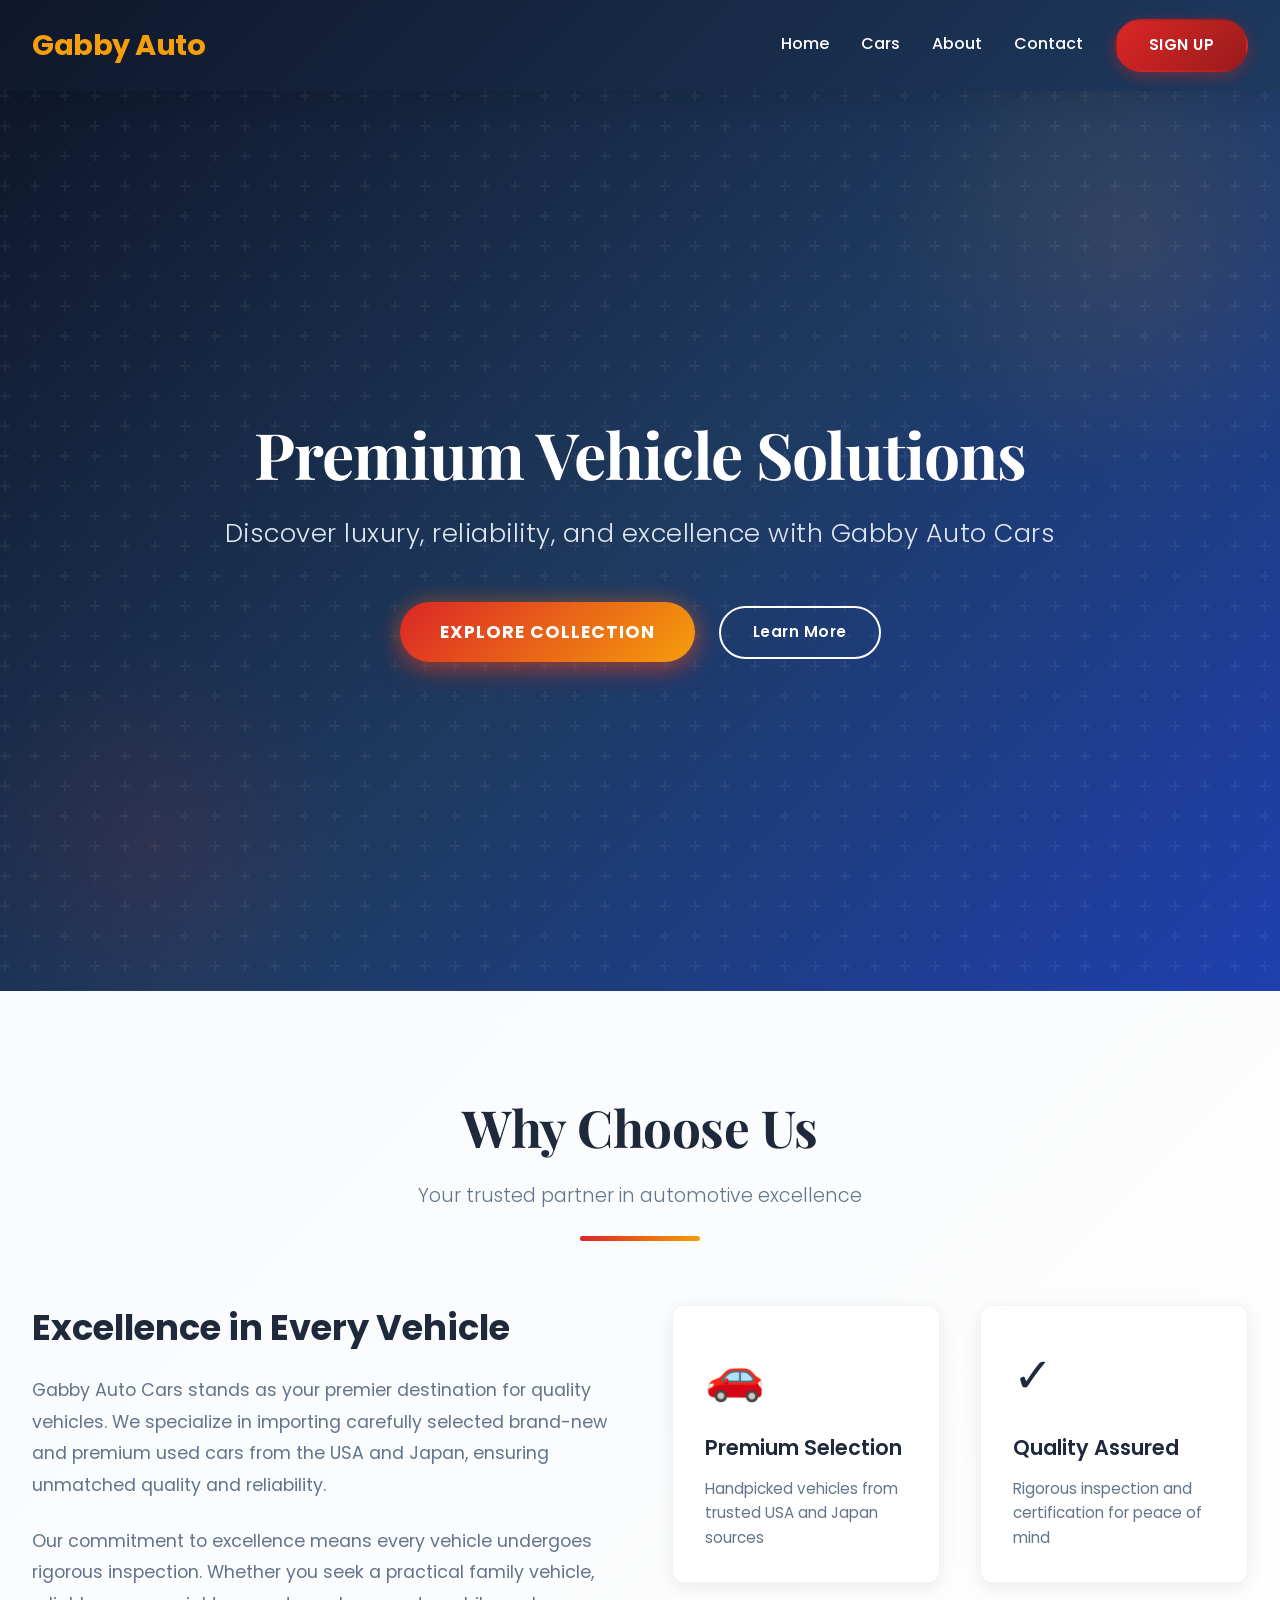
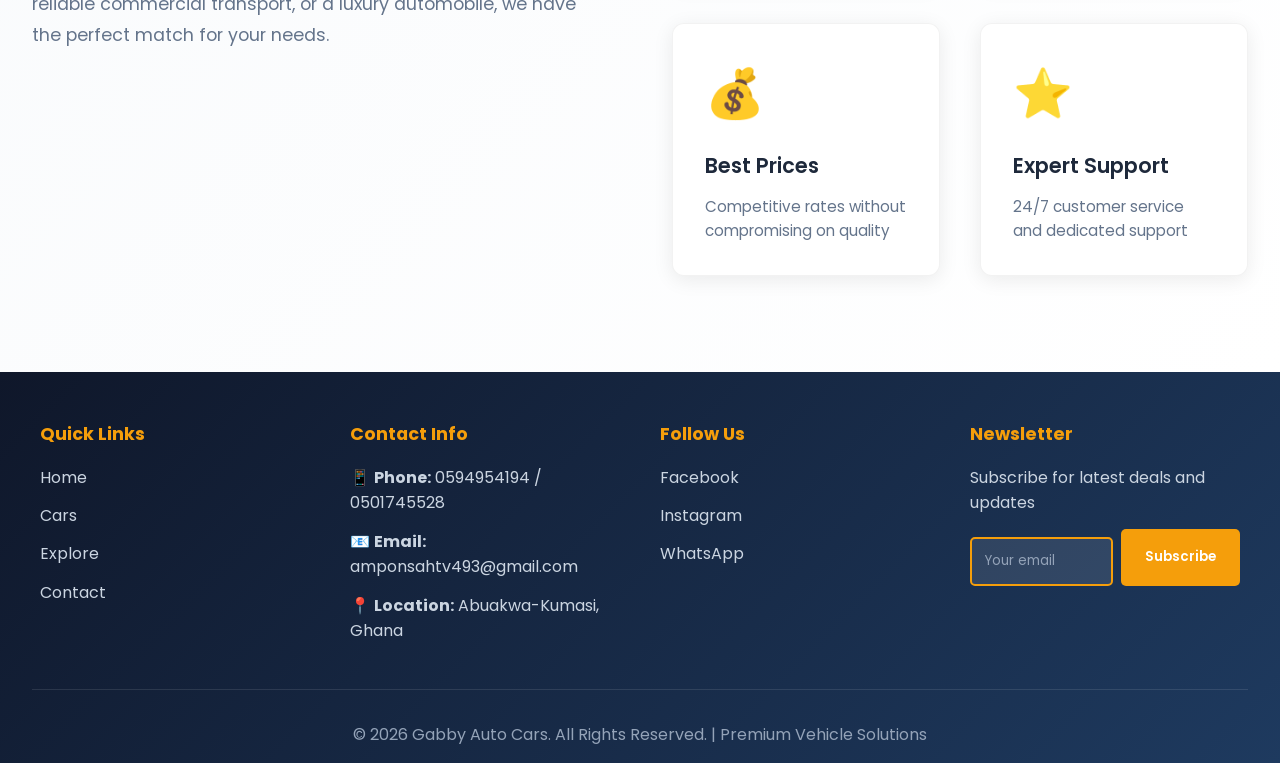
<file: index.html>
<!DOCTYPE html>
<html lang="en">
<head>
    <meta charset="UTF-8">
    <meta name="viewport" content="width=device-width, initial-scale=1.0">
    <title>Gabby Auto Cars - Premium Vehicle Solutions</title>
    <link rel="stylesheet" href="index.css">
    <link href="https://fonts.googleapis.com/css2?family=Poppins:wght@300;400;600;700;800&family=Playfair+Display:wght@700&display=swap" rel="stylesheet">
</head>
<body>
    <!-- Navigation Bar -->
    <nav class="navbar">
        <div class="navbar-container">
            <div class="logo">
                <span class="brand-name"> Gabby Auto</span>
            </div>
            <button class="hamburger" id="hamburger">
                <span></span>
                <span></span>
                <span></span>
            </button>
            <div class="nav-links" id="navLinks">
                <a href="#home" class="nav-link">Home</a>
                <a href="image.html" class="nav-link">Cars</a>
                <a href="#about" class="nav-link">About</a>
                <a href="#contact" class="nav-link">Contact</a>
                <a href="signup.html" class="btn btn-primary">SIGN UP</a>
            </div>
        </div>
    </nav>

    <!-- Hero Section -->
    <section class="hero" id="home">
        <div class="hero-content">
            <h1 class="hero-title">Premium Vehicle Solutions</h1>
            <p class="hero-subtitle">Discover luxury, reliability, and excellence with Gabby Auto Cars</p>
            <div class="hero-buttons">
                <a href="explore.html" class="btn btn-secondary">Explore Collection</a>
                <a href="#about" class="btn btn-outline">Learn More</a>
            </div>
        </div>
        <div class="hero-overlay"></div>
    </section>

    <!-- About Section -->
    <section class="about" id="about">
        <div class="about-wrapper">
            <div class="section-header">
                <h2 class="section-title">Why Choose Us</h2>
                <p class="section-subtitle">Your trusted partner in automotive excellence</p>
                <div class="title-underline"></div>
            </div>
            
            <div class="about-content">
                <div class="about-text">
                    <h3>Excellence in Every Vehicle</h3>
                    <p>
                        Gabby Auto Cars stands as your premier destination for quality vehicles. We specialize in importing carefully selected brand-new and premium used cars from the USA and Japan, ensuring unmatched quality and reliability.
                    </p>
                    <p>
                        Our commitment to excellence means every vehicle undergoes rigorous inspection. Whether you seek a practical family vehicle, reliable commercial transport, or a luxury automobile, we have the perfect match for your needs.
                    </p>
                </div>

                <div class="features-grid">
                    <div class="feature-card">
                        <div class="feature-icon-box">🚗</div>
                        <h4>Premium Selection</h4>
                        <p>Handpicked vehicles from trusted USA and Japan sources</p>
                    </div>
                    <div class="feature-card">
                        <div class="feature-icon-box">✓</div>
                        <h4>Quality Assured</h4>
                        <p>Rigorous inspection and certification for peace of mind</p>
                    </div>
                    <div class="feature-card">
                        <div class="feature-icon-box">💰</div>
                        <h4>Best Prices</h4>
                        <p>Competitive rates without compromising on quality</p>
                    </div>
                    <div class="feature-card">
                        <div class="feature-icon-box">⭐</div>
                        <h4>Expert Support</h4>
                        <p>24/7 customer service and dedicated support</p>
                    </div>
                </div>
            </div>
        </div>
    </section>

    <!-- Footer -->
    <footer class="footer" id="contact">
        <div class="footer-container">
            <div class="footer-box">
                <h4>Quick Links</h4>
                <ul>
                    <li><a href="index.html">Home</a></li>
                    <li><a href="image.html">Cars</a></li>
                    <li><a href="explore.html">Explore</a></li>
                    <li><a href="#contact">Contact</a></li>
                </ul>
            </div>
            <div class="footer-box">
                <h4>Contact Info</h4>
                <p>📱 <strong>Phone:</strong> <a href="tel:+233594954194" class="contact-link">0594954194</a> / <a href="tel:+233501745528" class="contact-link">0501745528</a></p>
                <p>📧 <strong>Email:</strong> <a href="mailto:amponsahtv493@gmail.com" class="contact-link">amponsahtv493@gmail.com</a></p>
                <p>📍 <strong>Location:</strong> Abuakwa-Kumasi, Ghana</p>
            </div>
            <div class="footer-box">
                <h4>Follow Us</h4>
                <ul>
                    <li><a href="https://www.facebook.com/" target="_blank" rel="noopener noreferrer">Facebook</a></li>
                    <li><a href="https://www.instagram.com/" target="_blank" rel="noopener noreferrer">Instagram</a></li>
                    <li><a href="https://wa.me/233594954194" target="_blank" rel="noopener noreferrer">WhatsApp</a></li>
                </ul>
            </div>
            <div class="footer-box">
                <h4>Newsletter</h4>
                <p>Subscribe for latest deals and updates</p>
                <div class="newsletter-form">
                    <input type="email" placeholder="Your email" class="email-input" id="newsletterEmail">
                    <button class="newsletter-btn" onclick="subscribeNewsletter()">Subscribe</button>
                </div>
            </div>
        </div>
        <div class="footer-bottom">
            <p>&copy; 2026 Gabby Auto Cars. All Rights Reserved. | Premium Vehicle Solutions</p>
        </div>
    </footer>

    <script>
        // Hamburger Menu Toggle
        const hamburger = document.getElementById('hamburger');
        const navLinks = document.getElementById('navLinks');

        hamburger.addEventListener('click', function() {
            navLinks.classList.toggle('active');
            hamburger.classList.toggle('active');
        });

        // Close menu when a link is clicked
        const links = navLinks.querySelectorAll('a');
        links.forEach(link => {
            link.addEventListener('click', function() {
                navLinks.classList.remove('active');
                hamburger.classList.remove('active');
            });
        });

        // Close menu when clicking outside
        document.addEventListener('click', function(event) {
            const isClickInsideNav = event.target.closest('nav');
            if (!isClickInsideNav && navLinks.classList.contains('active')) {
                navLinks.classList.remove('active');
                hamburger.classList.remove('active');
            }
        });

        // Newsletter Subscribe
        function subscribeNewsletter() {
            const email = document.getElementById('newsletterEmail').value;
            if (email && email.includes('@')) {
                alert('Thank you for subscribing! Check your email for updates.');
                document.getElementById('newsletterEmail').value = '';
            } else {
                alert('Please enter a valid email address.');
            }
        }

        // Allow Enter key to submit newsletter
        document.getElementById('newsletterEmail').addEventListener('keypress', function(event) {
            if (event.key === 'Enter') {
                subscribeNewsletter();
            }
        });
    </script>
</body>
</html>
</file>
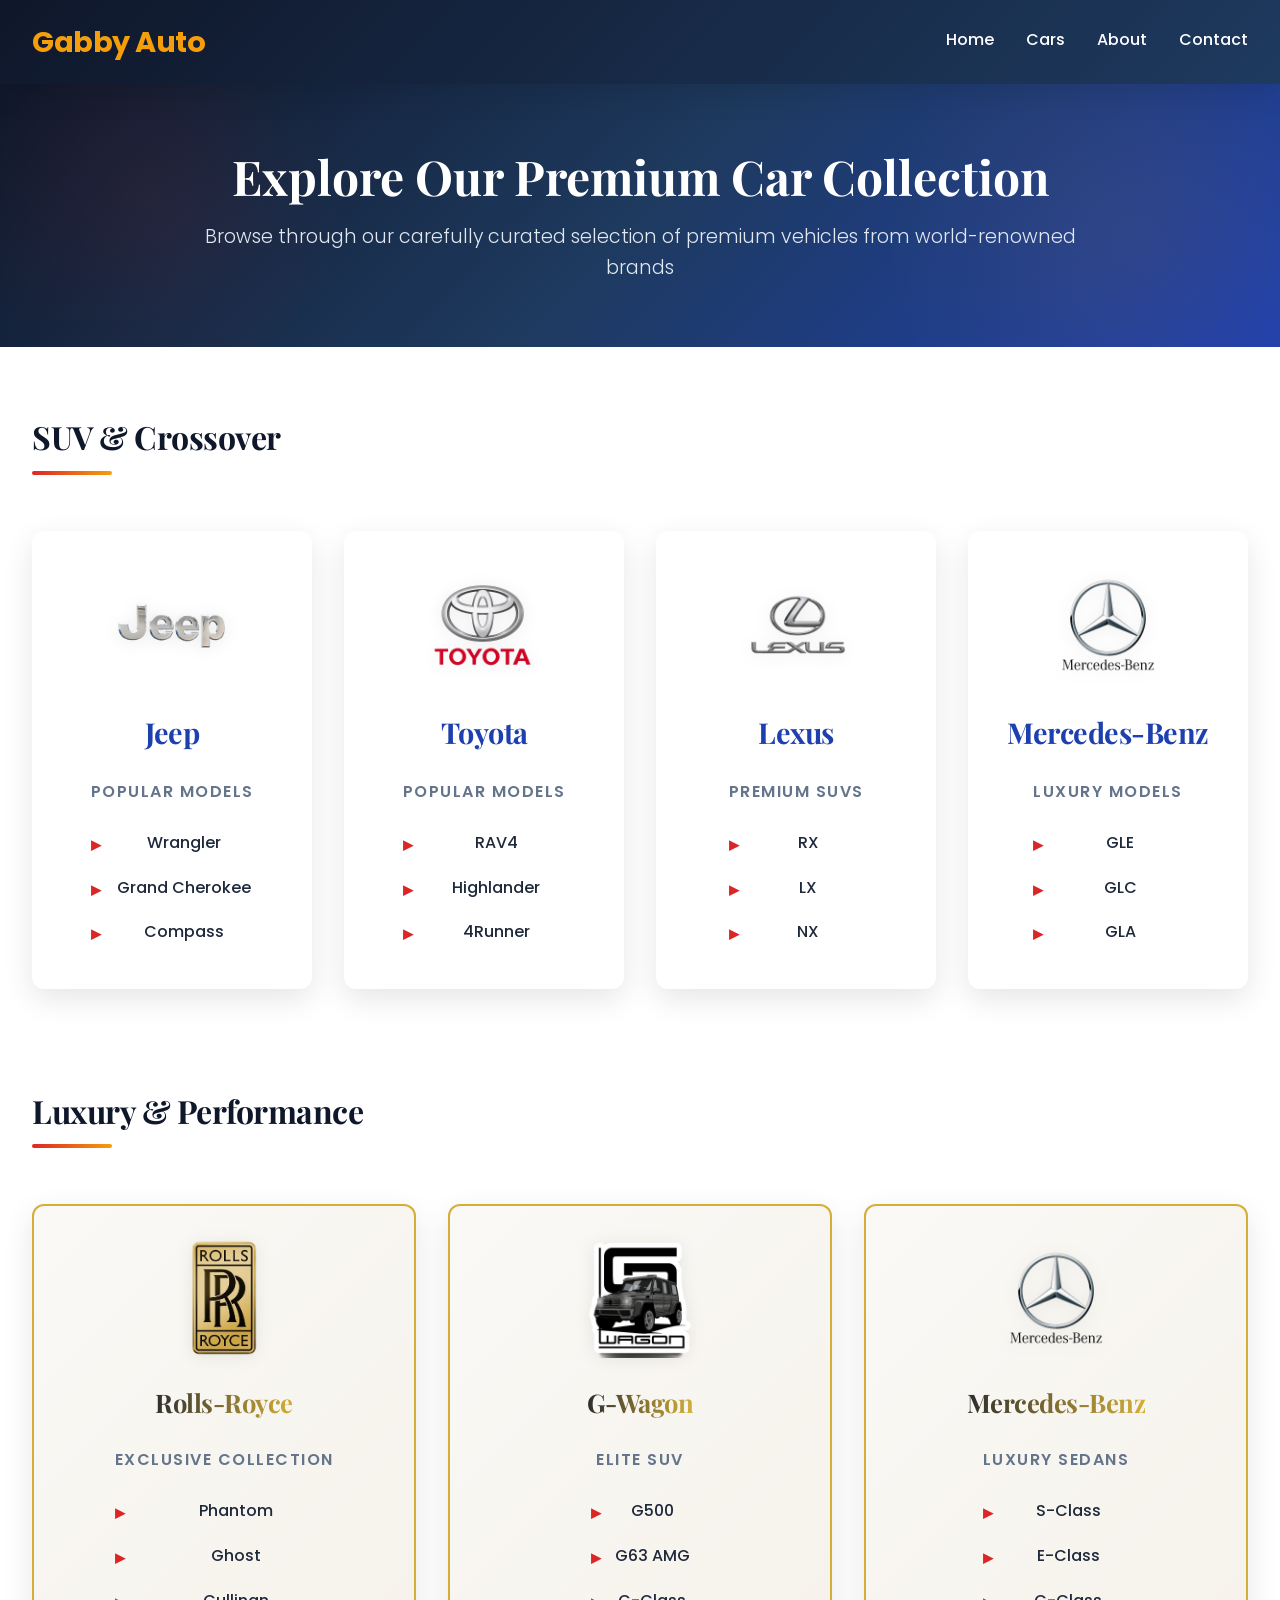
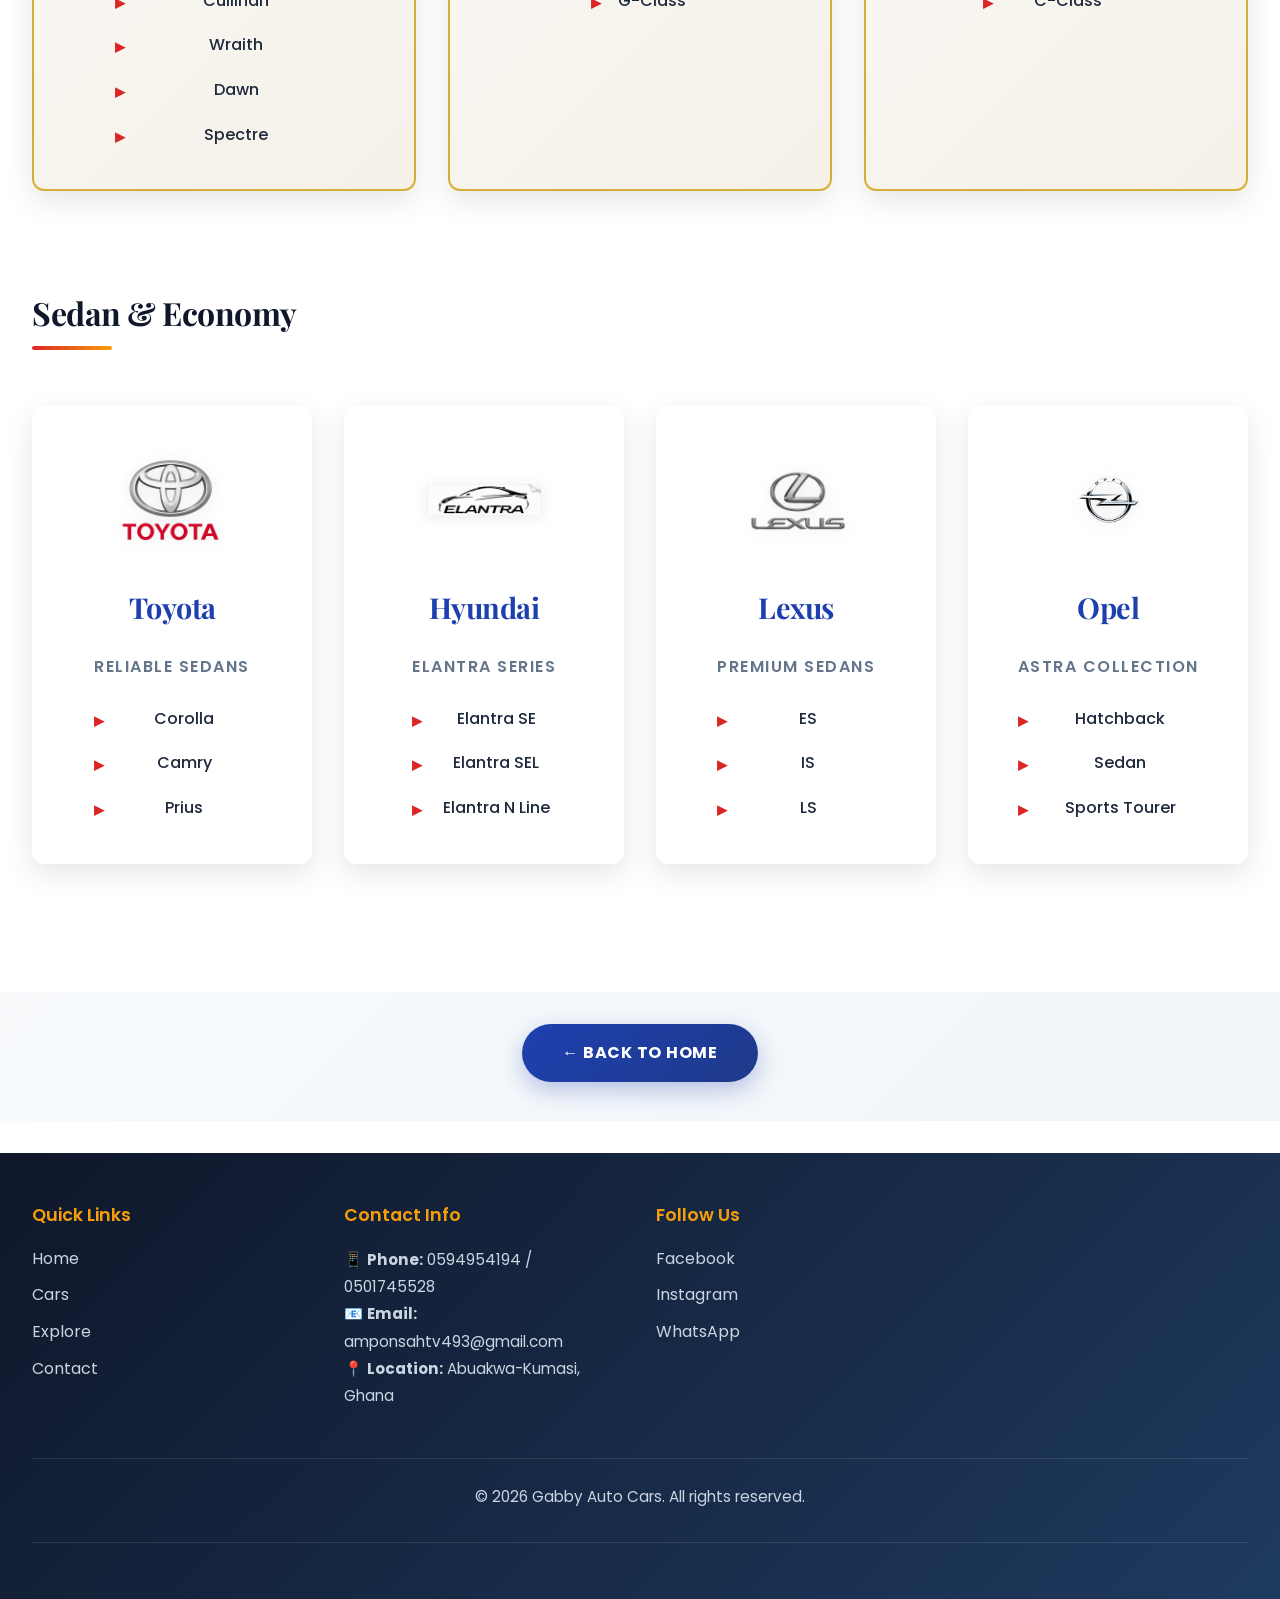
<file: explore.html>
<!DOCTYPE html>
<html lang="en">
<head>
    <meta charset="UTF-8">
    <meta name="viewport" content="width=device-width, initial-scale=1.0">
    <title>Explore Our Cars - Gabby Auto</title>
    <link rel="stylesheet" href="explore.css">
    <link href="https://fonts.googleapis.com/css2?family=Poppins:wght@300;400;600;700;800&family=Playfair+Display:wght@700&display=swap" rel="stylesheet">
</head>
<body>
    <!-- Navigation Bar -->
    <nav class="navbar">
        <div class="navbar-container">
            <div class="logo">
                <span class="brand-name">Gabby Auto</span>
            </div>
            <button class="hamburger" id="hamburger">
                <span></span>
                <span></span>
                <span></span>
            </button>
            <div class="nav-links" id="navLinks">
                <a href="index.html" class="nav-link">Home</a>
                <a href="#cars" class="nav-link">Cars</a>
                <a href="#about" class="nav-link">About</a>
                <a href="#contact" class="nav-link">Contact</a>
            </div>
        </div>
    </nav>

    <!-- Header Section -->
    <section class="explore-header">
        <div class="header-content">
            <h1 class="explore-title">Explore Our Premium Car Collection</h1>
            <p class="explore-subtitle">Browse through our carefully curated selection of premium vehicles from world-renowned brands</p>
        </div>
    </section>

    <!-- Main Content -->
    <main class="explore-main">
        <div class="cars-container">
            <!-- SUV & Crossover Category -->
            <div class="category-section">
                <div class="category-header">
                    <h2 class="category-title"> SUV & Crossover</h2>
                    <div class="category-underline"></div>
                </div>
                <div class="cars-grid">
                    <div class="car-card">
                        <img src="images/jeep.logo.png" alt="Jeep Logo" class="card-logo">
                        <div class="card-brand">Jeep</div>
                        <div class="card-models">
                            <h3>Popular Models</h3>
                            <ul>
                                <li>Wrangler</li>
                                <li>Grand Cherokee</li>
                                <li>Compass</li>
                            </ul>
                        </div>
                    </div>

                    <div class="car-card">
                        <img src="images/toyota.logo.png" alt="Toyota Logo" class="card-logo">
                        <div class="card-brand">Toyota</div>
                        <div class="card-models">
                            <h3>Popular Models</h3>
                            <ul>
                                <li>RAV4</li>
                                <li>Highlander</li>
                                <li>4Runner</li>
                            </ul>
                        </div>
                    </div>

                    <div class="car-card">
                        <img src="images/lexus.logo.png" alt="Lexus Logo" class="card-logo">
                        <div class="card-brand">Lexus</div>
                        <div class="card-models">
                            <h3>Premium SUVs</h3>
                            <ul>
                                <li>RX</li>
                                <li>LX</li>
                                <li>NX</li>
                            </ul>
                        </div>
                    </div>

                    <div class="car-card">
                        <img src="images/benz.logo.png" alt="Mercedes-Benz Logo" class="card-logo">
                        <div class="card-brand">Mercedes-Benz</div>
                        <div class="card-models">
                            <h3>Luxury Models</h3>
                            <ul>
                                <li>GLE</li>
                                <li>GLC</li>
                                <li>GLA</li>
                            </ul>
                        </div>
                    </div>
                </div>
            </div>

            <!-- Luxury & Performance Category -->
            <div class="category-section">
                <div class="category-header">
                    <h2 class="category-title"> Luxury & Performance</h2>
                    <div class="category-underline"></div>
                </div>
                <div class="cars-grid">
                    <div class="car-card luxury-card">
                        <img src="images/roll-royce-logo.png" alt="Rolls-Royce Logo" class="card-logo">
                        <div class="card-brand luxury">Rolls-Royce</div>
                        <div class="card-models">
                            <h3>Exclusive Collection</h3>
                            <ul>
                                <li>Phantom</li>
                                <li>Ghost</li>
                                <li>Cullinan</li>
                                <li>Wraith</li>
                                <li>Dawn</li>
                                <li>Spectre</li>
                            </ul>
                        </div>
                    </div>

                    <div class="car-card luxury-card">
                        <img src="images/G-wagon.logo.png" alt="G-Wagon Logo" class="card-logo">
                        <div class="card-brand luxury">G-Wagon</div>
                        <div class="card-models">
                            <h3>Elite SUV</h3>
                            <ul>
                                <li>G500</li>
                                <li>G63 AMG</li>
                                <li>G-Class</li>
                            </ul>
                        </div>
                    </div>

                    <div class="car-card luxury-card">
                        <img src="images/benz.logo.png" alt="Mercedes-Benz Logo" class="card-logo">
                        <div class="card-brand luxury">Mercedes-Benz</div>
                        <div class="card-models">
                            <h3>Luxury Sedans</h3>
                            <ul>
                                <li>S-Class</li>
                                <li>E-Class</li>
                                <li>C-Class</li>
                            </ul>
                        </div>
                    </div>
                </div>
            </div>

            <!-- Sedan & Economy Category -->
            <div class="category-section">
                <div class="category-header">
                    <h2 class="category-title"> Sedan & Economy</h2>
                    <div class="category-underline"></div>
                </div>
                <div class="cars-grid">
                    <div class="car-card">
                        <img src="images/toyota.logo.png" alt="Toyota Logo" class="card-logo">
                        <div class="card-brand">Toyota</div>
                        <div class="card-models">
                            <h3>Reliable Sedans</h3>
                            <ul>
                                <li>Corolla</li>
                                <li>Camry</li>
                                <li>Prius</li>
                            </ul>
                        </div>
                    </div>

                    <div class="car-card">
                        <img src="images/elantra.logo.png" alt="Hyundai Elantra Logo" class="card-logo">
                        <div class="card-brand">Hyundai</div>
                        <div class="card-models">
                            <h3>Elantra Series</h3>
                            <ul>
                                <li>Elantra SE</li>
                                <li>Elantra SEL</li>
                                <li>Elantra N Line</li>
                            </ul>
                        </div>
                    </div>

                    <div class="car-card">
                        <img src="images/lexus.logo.png" alt="Lexus Logo" class="card-logo">
                        <div class="card-brand">Lexus</div>
                        <div class="card-models">
                            <h3>Premium Sedans</h3>
                            <ul>
                                <li>ES</li>
                                <li>IS</li>
                                <li>LS</li>
                            </ul>
                        </div>
                    </div>

                    <div class="car-card">
                        <img src="images/opel.logo.png" alt="Opel Logo" class="card-logo">
                        <div class="card-brand">Opel</div>
                        <div class="card-models">
                            <h3>Astra Collection</h3>
                            <ul>
                                <li>Hatchback</li>
                                <li>Sedan</li>
                                <li>Sports Tourer</li>
                            </ul>
                        </div>
                    </div>
                </div>
            </div>
        </div>
    </main>

    <!-- Back to Home Button Section -->
    <section class="back-button-section">
        <a href="index.html" class="btn btn-back">← Back to Home</a>
    </section>

    <!-- Footer -->
    <footer class="footer">
        <div class="footer-container">
            <div class="footer-box">
                <h4>Quick Links</h4>
                <ul>
                    <li><a href="index.html">Home</a></li>
                    <li><a href="image.html">Cars</a></li>
                    <li><a href="explore.html">Explore</a></li>
                    <li><a href="index.html#contact">Contact</a></li>
                </ul>
            </div>
            <div class="footer-box">
                <h4>Contact Info</h4>
                <p>📱 <strong>Phone:</strong> <a href="tel:+233594954194" class="contact-link">0594954194</a> / <a href="tel:+233501745528" class="contact-link">0501745528</a></p>
                <p>📧 <strong>Email:</strong> <a href="mailto:amponsahtv493@gmail.com" class="contact-link">amponsahtv493@gmail.com</a></p>
                <p>📍 <strong>Location:</strong> Abuakwa-Kumasi, Ghana</p>
            </div>
            <div class="footer-box">
                <h4>Follow Us</h4>
                <ul>
                    <li><a href="https://www.facebook.com/" target="_blank" rel="noopener noreferrer">Facebook</a></li>
                    <li><a href="https://www.instagram.com/" target="_blank" rel="noopener noreferrer">Instagram</a></li>
                    <li><a href="https://wa.me/233594954194" target="_blank" rel="noopener noreferrer">WhatsApp</a></li>
                </ul>
            </div>
            <div class="footer-box">
                <p>&copy; 2026 Gabby Auto Cars. All rights reserved.</p>
            </div>
        </div>
    </footer>

    <script>
        // Hamburger Menu Toggle
        const hamburger = document.getElementById('hamburger');
        const navLinks = document.getElementById('navLinks');

        hamburger.addEventListener('click', function() {
            navLinks.classList.toggle('active');
            hamburger.classList.toggle('active');
        });

        // Close menu when a link is clicked
        const links = navLinks.querySelectorAll('a');
        links.forEach(link => {
            link.addEventListener('click', function() {
                navLinks.classList.remove('active');
                hamburger.classList.remove('active');
            });
        });

        // Close menu when clicking outside
        document.addEventListener('click', function(event) {
            const isClickInsideNav = event.target.closest('nav');
            if (!isClickInsideNav && navLinks.classList.contains('active')) {
                navLinks.classList.remove('active');
                hamburger.classList.remove('active');
            }
        });
    </script>
</body>
</html>
</html>
</file>
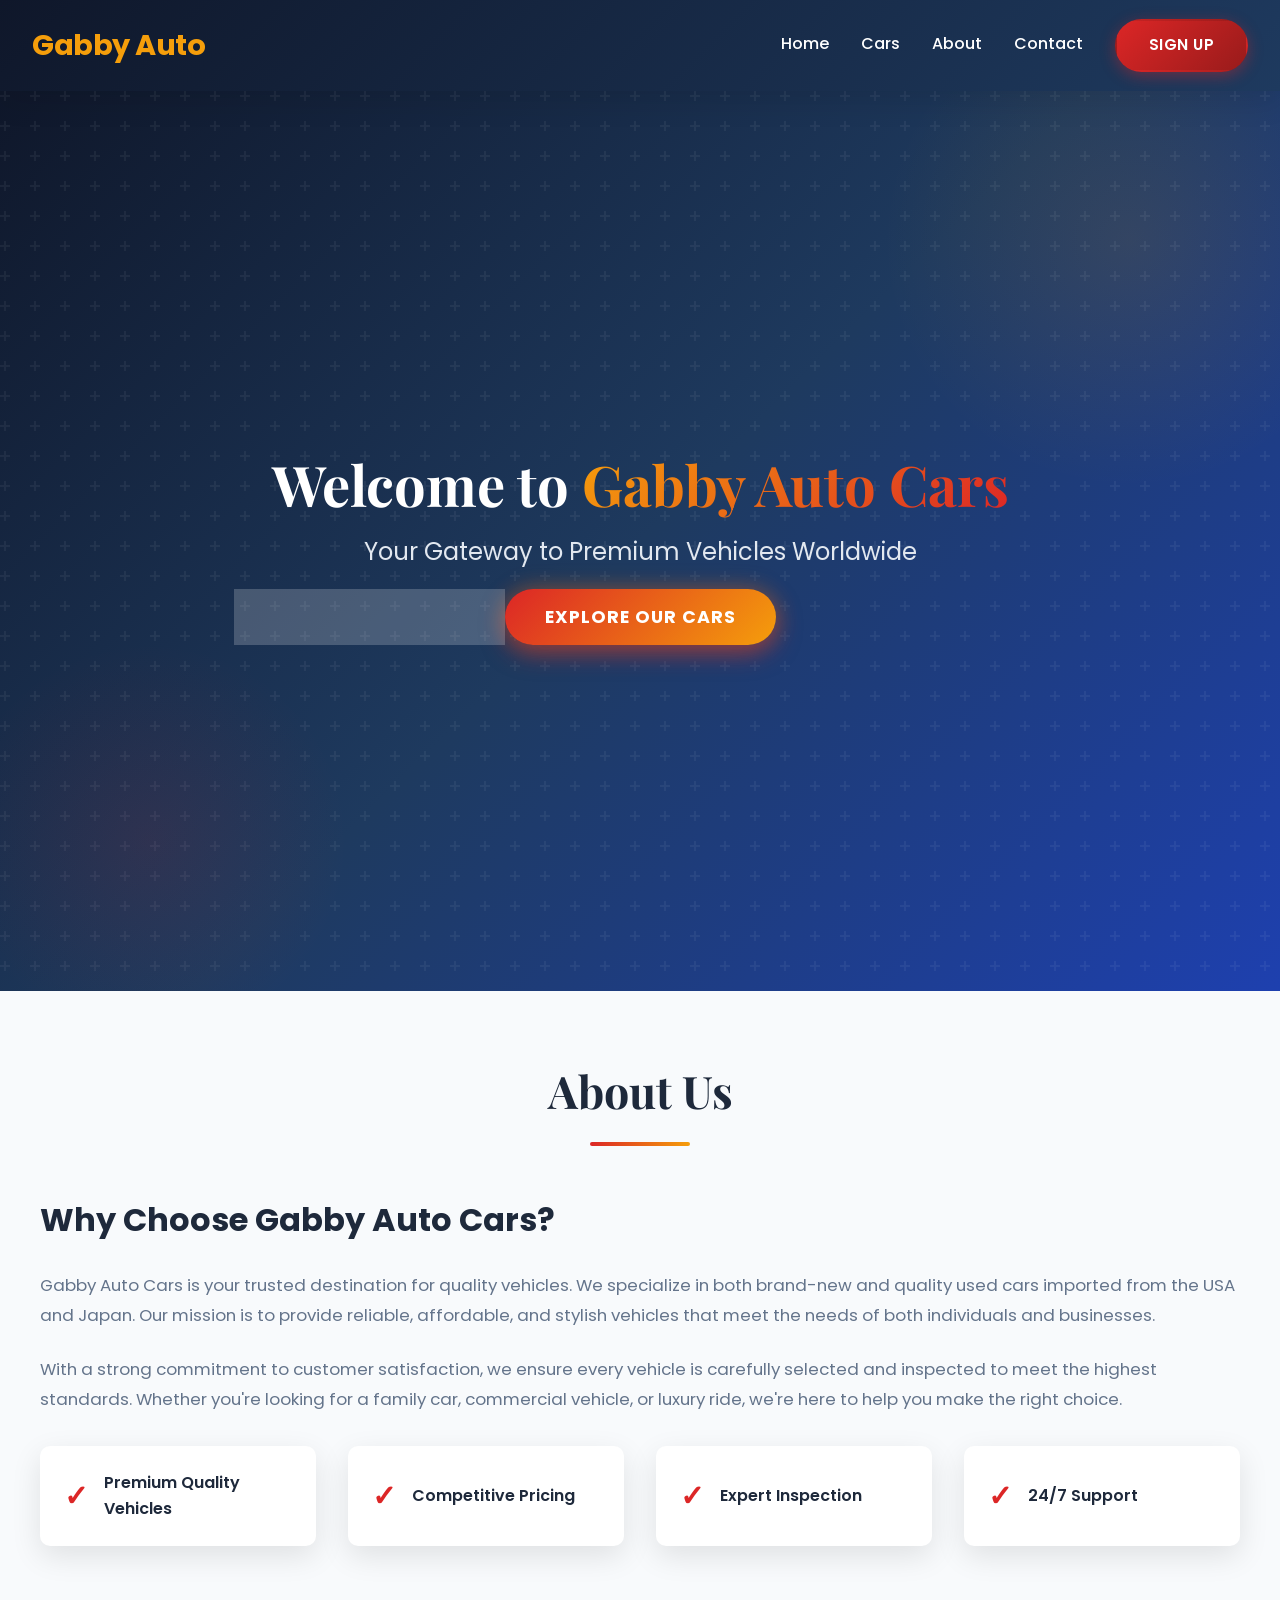
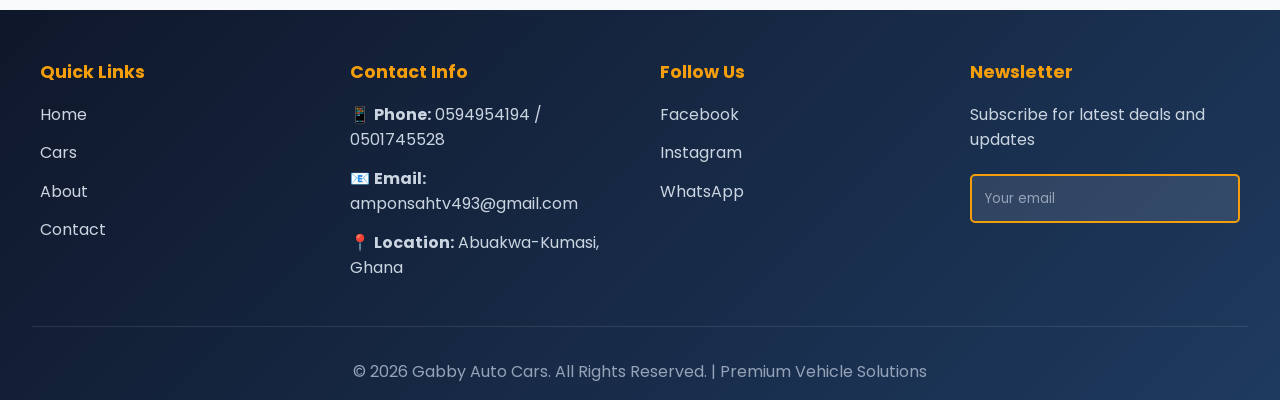
<file: home.html>
<!DOCTYPE html>
<html lang="en">
<head>
    <meta charset="UTF-8">
    <meta name="viewport" content="width=device-width, initial-scale=1.0">
    <title>Gabby Auto Cars - Premium Vehicle Solutions</title>
    <link rel="stylesheet" href="home.css">
    <link href="https://fonts.googleapis.com/css2?family=Poppins:wght@300;400;600;700;800&family=Playfair+Display:wght@700&display=swap" rel="stylesheet">
</head>
<body>
    <!-- Navigation Bar -->
    <nav class="navbar">
        <div class="navbar-container">
            <div class="logo">
                <span class="brand-name"> Gabby Auto</span>
            </div>
            <div class="nav-links">
                <a href="#home" class="nav-link">Home</a>
                <a href="image.html" class="nav-link">Cars</a>
                <a href="#about" class="nav-link">About</a>
                <a href="#contact" class="nav-link">Contact</a>
                <a href="signup.html" class="btn btn-primary">SIGN UP</a>
            </div>
        </div>
    </nav>

    <!-- Hero Section -->
    <section class="hero">
        <div class="hero-content">
            <h1 class="hero-title">Welcome to <span class="highlight">Gabby Auto Cars</span></h1>
            <p class="hero-subtitle">Your Gateway to Premium Vehicles Worldwide</p>
            <a href="explore.html" class="btn btn-secondary">Explore Our Cars</a>
        </div>
        <div class="hero-overlay"></div>
    </section>

    <!-- About Section -->
    <section class="about" id="about">
        <div class="about-wrapper">
            <div class="about-header">
                <h2 class="section-title">About Us</h2>
                <div class="title-underline"></div>
            </div>
            <div class="about-content">
                <div class="about-text">
                    <h3>Why Choose Gabby Auto Cars?</h3>
                    <p>
                        Gabby Auto Cars is your trusted destination for quality vehicles. We specialize in both brand-new and quality used cars imported from the USA and Japan. Our mission is to provide reliable, affordable, and stylish vehicles that meet the needs of both individuals and businesses.
                    </p>
                    <p>
                        With a strong commitment to customer satisfaction, we ensure every vehicle is carefully selected and inspected to meet the highest standards. Whether you're looking for a family car, commercial vehicle, or luxury ride, we're here to help you make the right choice.
                    </p>
                    <div class="features">
                        <div class="feature-item">
                            <span class="feature-icon">✓</span>
                            <span>Premium Quality Vehicles</span>
                        </div>
                        <div class="feature-item">
                            <span class="feature-icon">✓</span>
                            <span>Competitive Pricing</span>
                        </div>
                        <div class="feature-item">
                            <span class="feature-icon">✓</span>
                            <span>Expert Inspection</span>
                        </div>
                        <div class="feature-item">
                            <span class="feature-icon">✓</span>
                            <span>24/7 Support</span>
                        </div>
                    </div>
                </div>
            </div>
        </div>
    </section>

    <!-- Footer -->
    <footer class="footer" id="contact">
        <div class="footer-container">
            <div class="footer-box">
                <h4>Quick Links</h4>
                <ul>
                    <li><a href="#home">Home</a></li>
                    <li><a href="#cars">Cars</a></li>
                    <li><a href="#about">About</a></li>
                    <li><a href="#contact">Contact</a></li>
                </ul>
            </div>
            <div class="footer-box">
                <h4>Contact Info</h4>
                <p>📱 <strong>Phone:</strong> 0594954194 / 0501745528</p>
                <p>📧 <strong>Email:</strong> amponsahtv493@gmail.com</p>
                <p>📍 <strong>Location:</strong> Abuakwa-Kumasi, Ghana</p>
            </div>
            <div class="footer-box">
                <h4>Follow Us</h4>
                <ul>
                    <li><a href="#">Facebook</a></li>
                    <li><a href="#">Instagram</a></li>
                    <li><a href="#">WhatsApp</a></li>
                </ul>
            </div>
            <div class="footer-box">
                <h4>Newsletter</h4>
                <p>Subscribe for latest deals and updates</p>
                <input type="email" placeholder="Your email" class="email-input">
            </div>
        </div>
        <div class="footer-bottom">
            <p>&copy; 2026 Gabby Auto Cars. All Rights Reserved. | Premium Vehicle Solutions</p>
        </div>
    </footer>
</body>
</html>
</file>
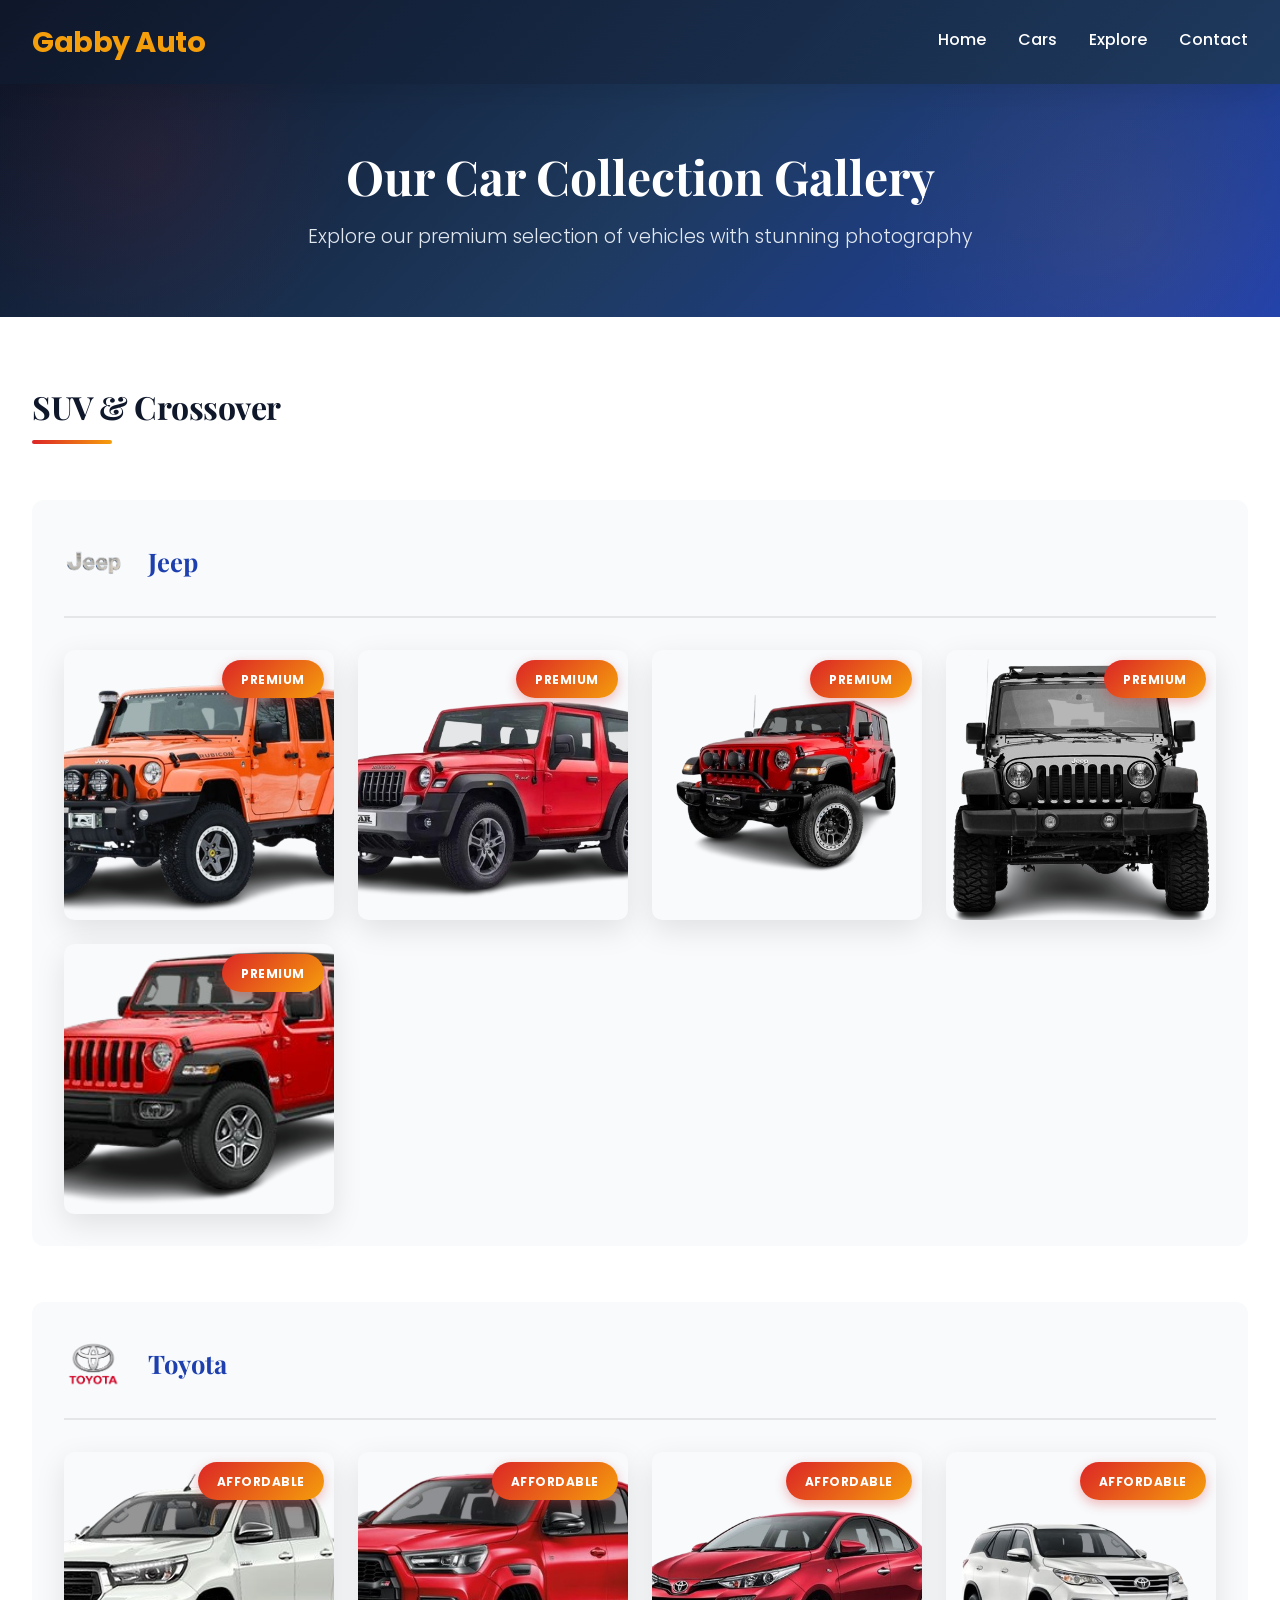
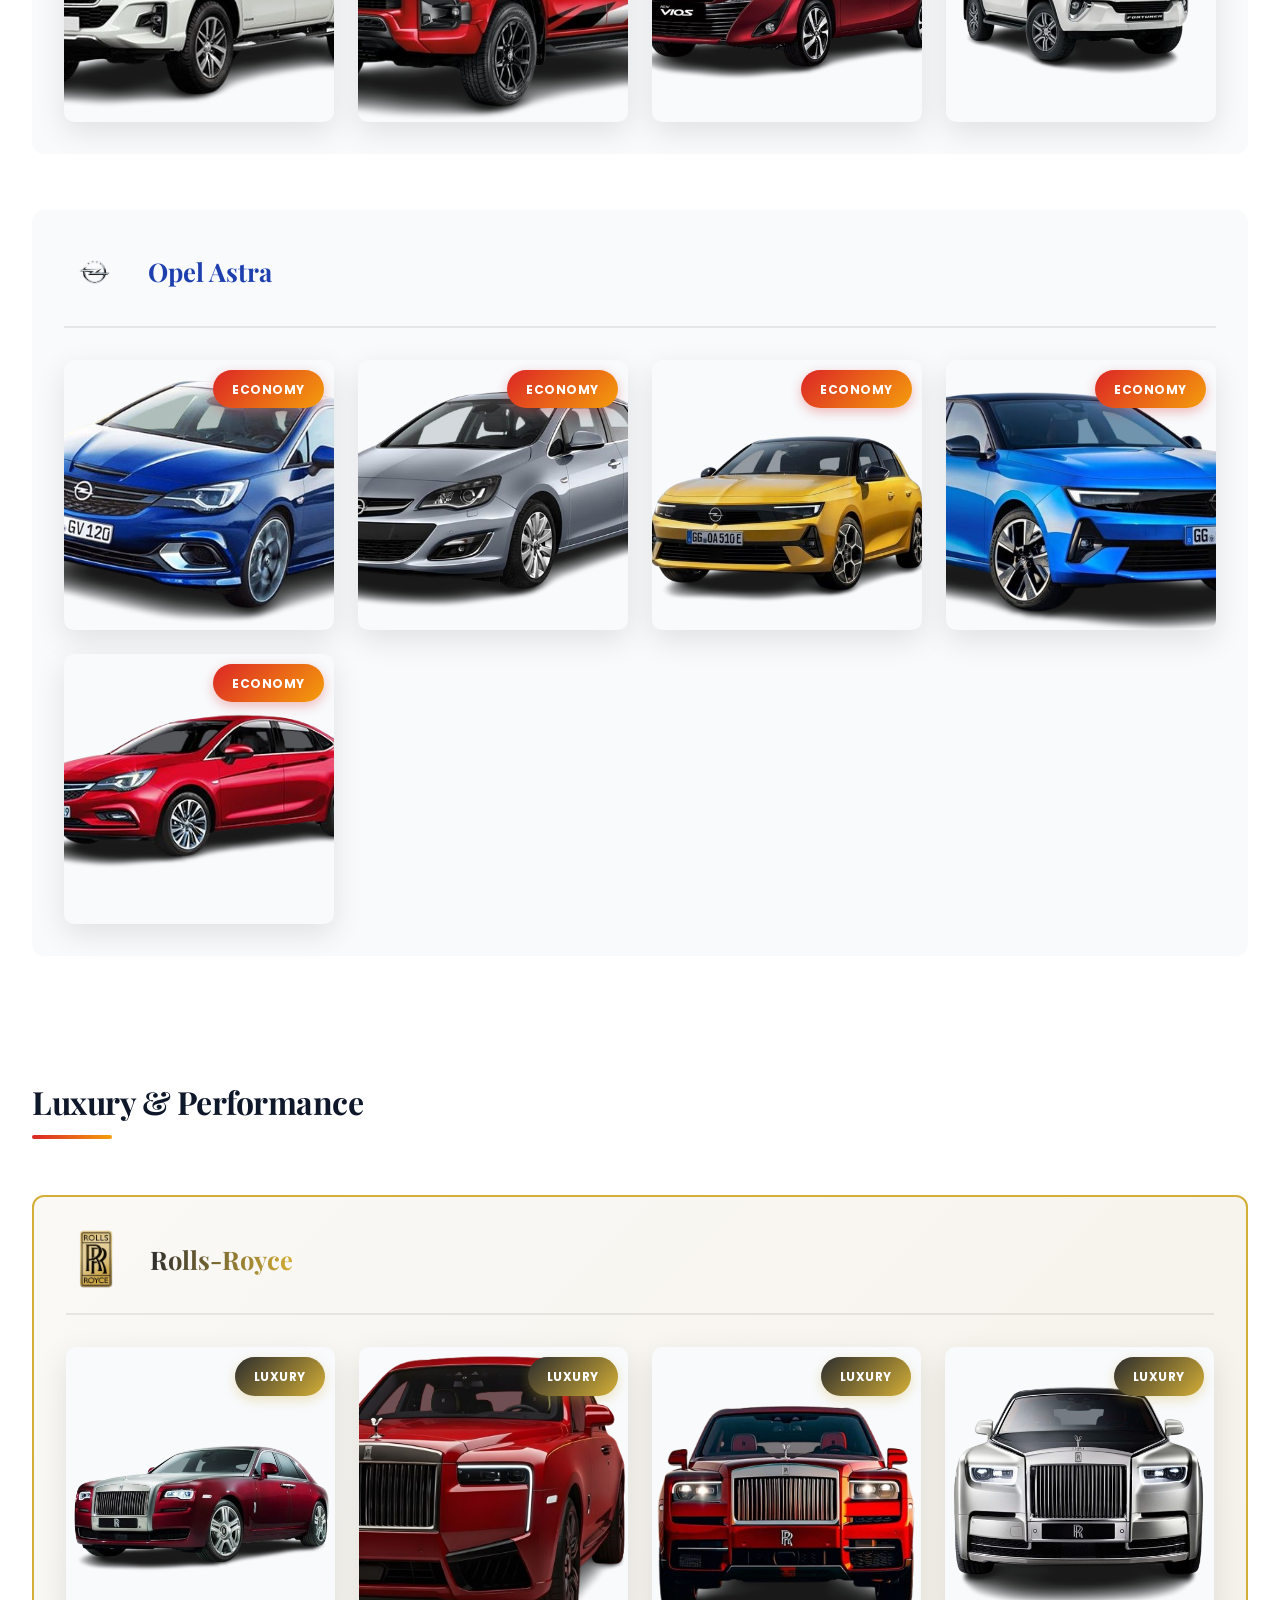
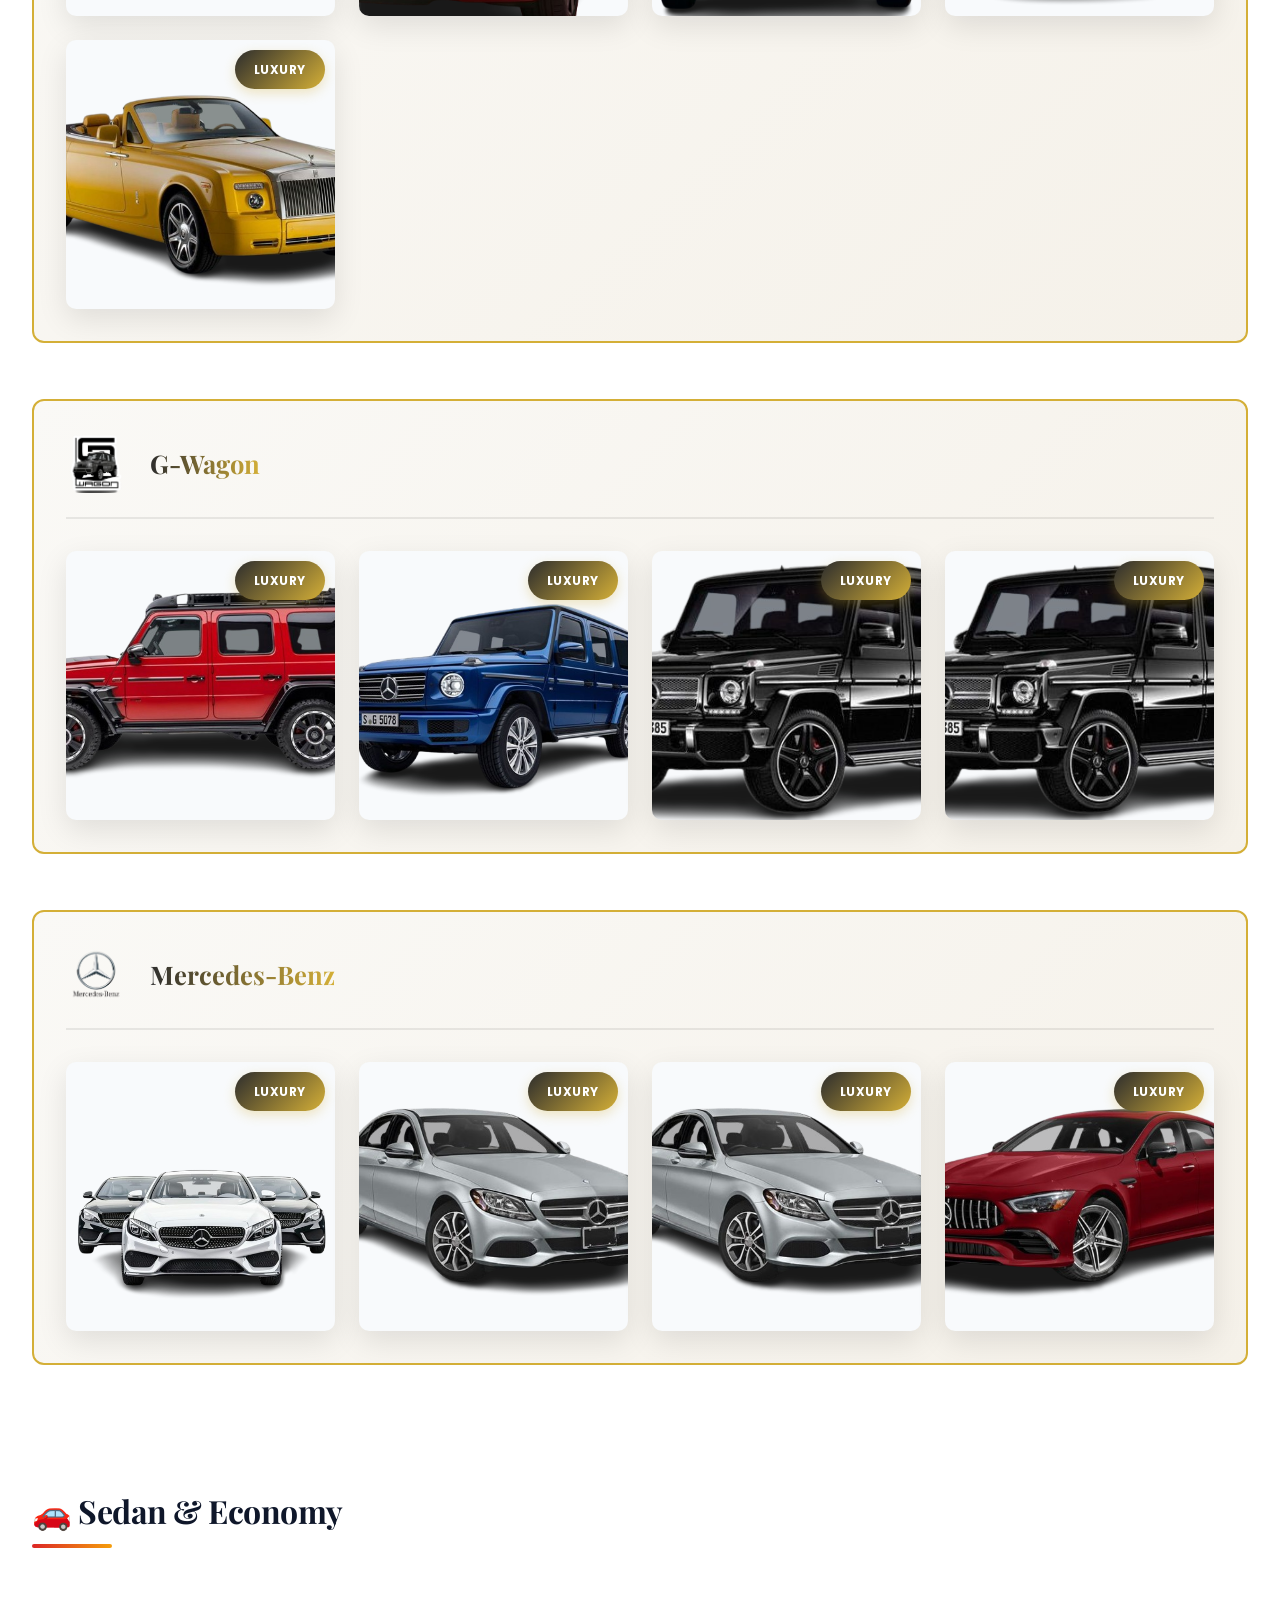
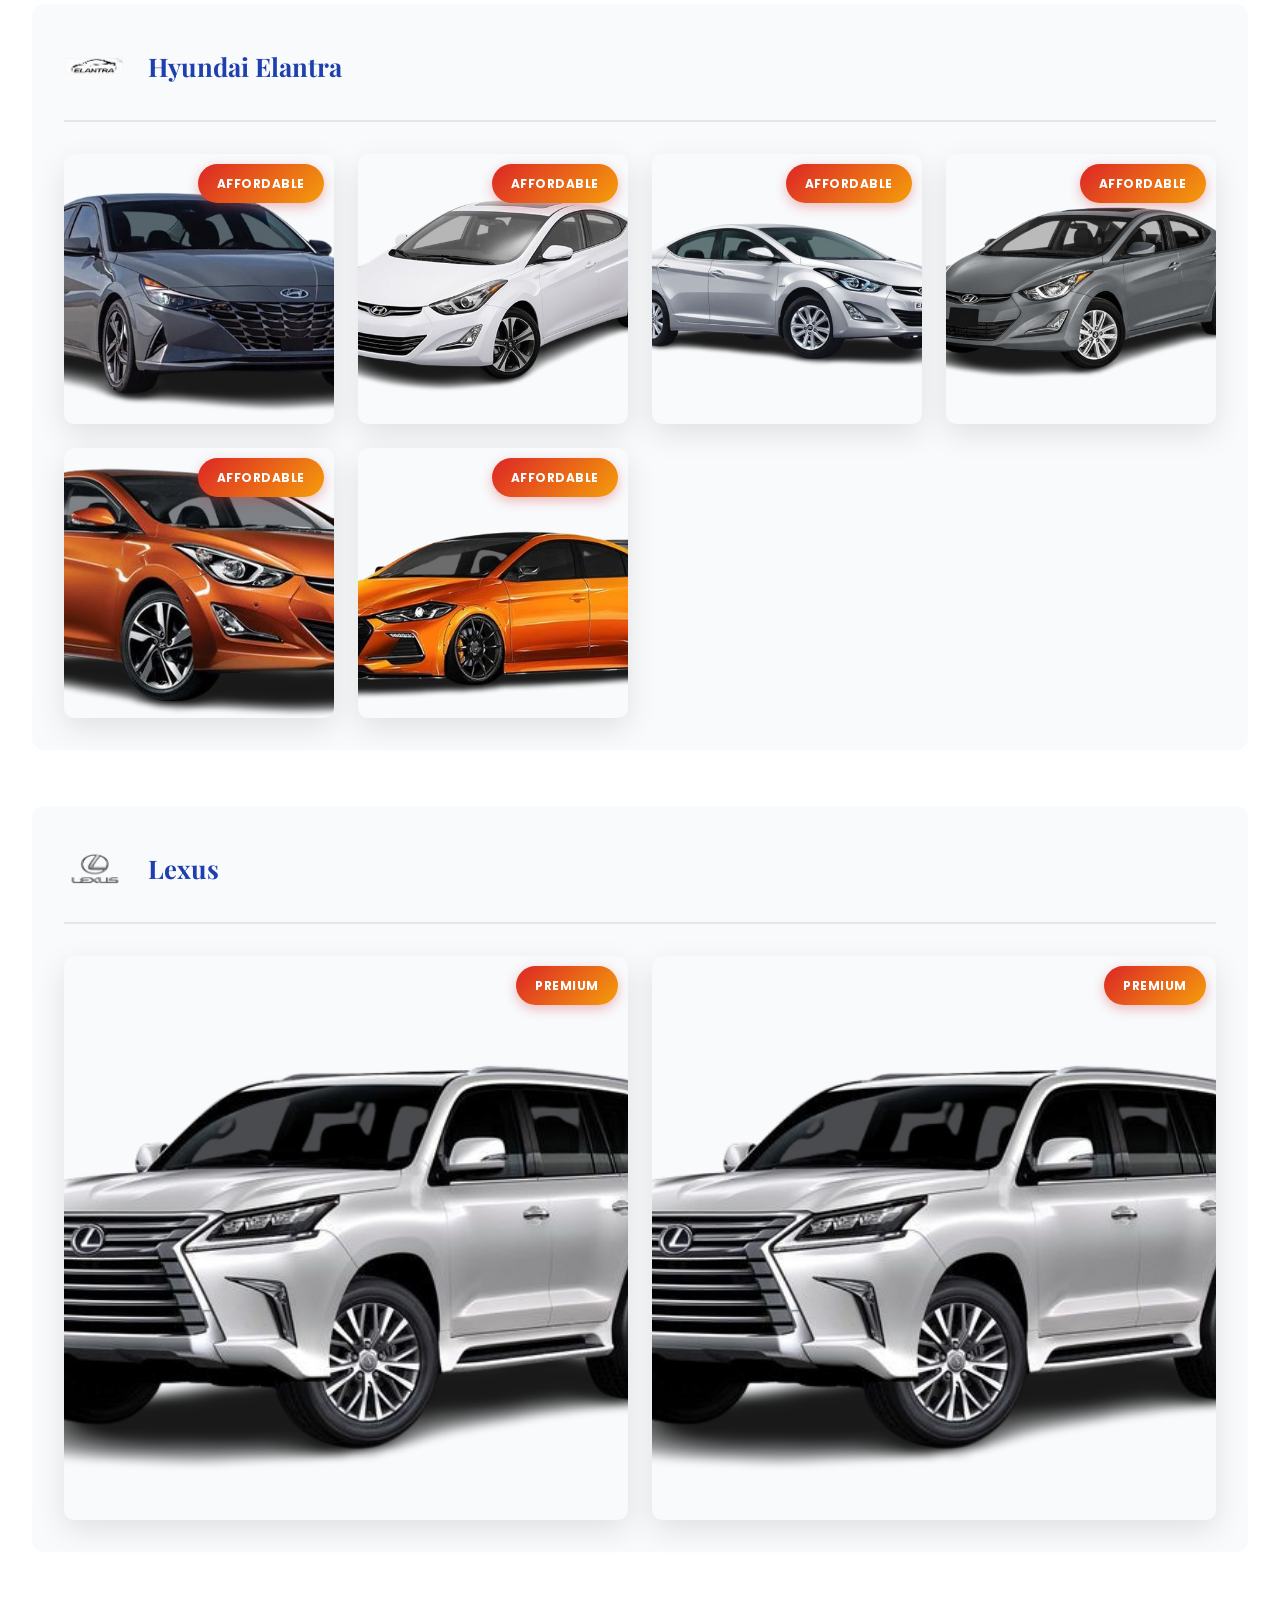
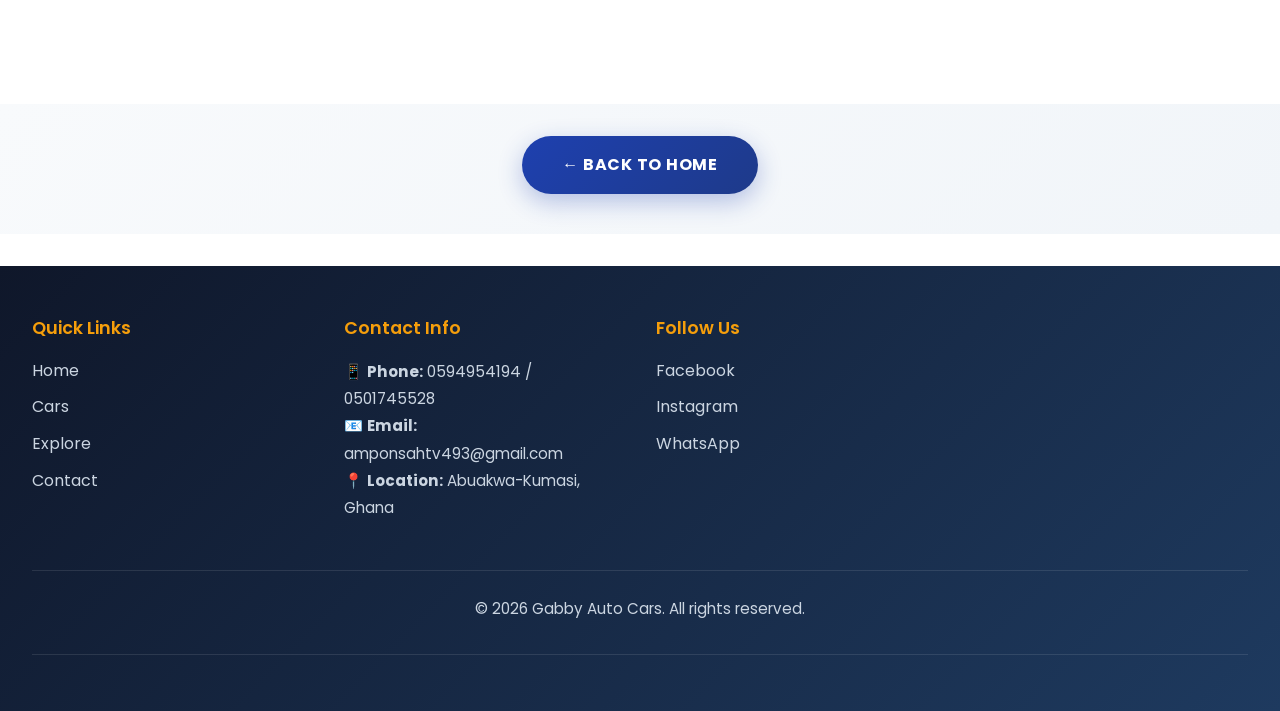
<file: image.html>
<!DOCTYPE html>
<html lang="en">
<head>
    <meta charset="UTF-8">
    <meta name="viewport" content="width=device-width, initial-scale=1.0">
    <title>Car Gallery - Gabby Auto</title>
    <link rel="stylesheet" href="image.css">
    <link href="https://fonts.googleapis.com/css2?family=Poppins:wght@300;400;600;700;800&family=Playfair+Display:wght@700&display=swap" rel="stylesheet">
</head>
<body>
    <!-- Navigation Bar -->
    <nav class="navbar">
        <div class="navbar-container">
            <div class="logo">
                <span class="brand-name"> Gabby Auto</span>
            </div>
            <button class="hamburger" id="hamburger">
                <span></span>
                <span></span>
                <span></span>
            </button>
            <div class="nav-links" id="navLinks">
                <a href="index.html" class="nav-link">Home</a>
                <a href="image.html" class="nav-link">Cars</a>
                <a href="explore.html" class="nav-link">Explore</a>
                <a href="index.html#contact" class="nav-link">Contact</a>
            </div>
        </div>
    </nav>

    <!-- Header Section -->
    <section class="gallery-header">
        <div class="header-content">
            <h1 class="gallery-title">Our Car Collection Gallery</h1>
            <p class="gallery-subtitle">Explore our premium selection of vehicles with stunning photography</p>
        </div>
    </section>

    <!-- Main Content -->
    <main class="gallery-main">
        <div class="gallery-container">
            
            <!-- SUV & Crossover Category -->
            <div class="category-section">
                <div class="category-header">
                    <h2 class="category-title"> SUV & Crossover</h2>
                    <div class="category-underline"></div>
                </div>
                
                <!-- Jeep Gallery -->
                <div class="brand-gallery">
                    <div class="brand-header">
                        <img src="images/jeep.logo.png" alt="Jeep Logo" class="brand-logo">
                        <h3>Jeep</h3>
                    </div>
                    <div class="gallery-grid">
                        <div class="gallery-item">
                            <div class="image-container">
                                <img src="images/jeep1.png" alt="Jeep Model 1">
                                <div class="price-tag">Premium</div>
                            </div>
                        </div>
                        <div class="gallery-item">
                            <div class="image-container">
                                <img src="images/jeep2.png" alt="Jeep Model 2">
                                <div class="price-tag">Premium</div>
                            </div>
                        </div>
                        <div class="gallery-item">
                            <div class="image-container">
                                <img src="images/jeep3.png" alt="Jeep Model 3">
                                <div class="price-tag">Premium</div>
                            </div>
                        </div>
                        <div class="gallery-item">
                            <div class="image-container">
                                <img src="images/jeep4.png" alt="Jeep Model 4">
                                <div class="price-tag">Premium</div>
                            </div>
                        </div>
                        <div class="gallery-item">
                            <div class="image-container">
                                <img src="images/jeep5.png" alt="Jeep Model 5">
                                <div class="price-tag">Premium</div>
                            </div>
                        </div>
                    </div>
                </div>

                <!-- Toyota Gallery -->
                <div class="brand-gallery">
                    <div class="brand-header">
                        <img src="images/toyota.logo.png" alt="Toyota Logo" class="brand-logo">
                        <h3>Toyota</h3>
                    </div>
                    <div class="gallery-grid">
                        <div class="gallery-item">
                            <div class="image-container">
                                <img src="images/toyota1.png" alt="Toyota Model 1">
                                <div class="price-tag">Affordable</div>
                            </div>
                        </div>
                        <div class="gallery-item">
                            <div class="image-container">
                                <img src="images/toyota2.png" alt="Toyota Model 2">
                                <div class="price-tag">Affordable</div>
                            </div>
                        </div>
                        <div class="gallery-item">
                            <div class="image-container">
                                <img src="images/toyota3.png" alt="Toyota Model 3">
                                <div class="price-tag">Affordable</div>
                            </div>
                        </div>
                        <div class="gallery-item">
                            <div class="image-container">
                                <img src="images/toyota4.png" alt="Toyota Model 4">
                                <div class="price-tag">Affordable</div>
                            </div>
                        </div>
                    </div>
                </div>

                <!-- Opel Astra Gallery -->
                <div class="brand-gallery">
                    <div class="brand-header">
                        <img src="images/opel.logo.png" alt="Opel Logo" class="brand-logo">
                        <h3>Opel Astra</h3>
                    </div>
                    <div class="gallery-grid">
                        <div class="gallery-item">
                            <div class="image-container">
                                <img src="images/opel.car1.png" alt="Opel Astra 1">
                                <div class="price-tag">Economy</div>
                            </div>
                        </div>
                        <div class="gallery-item">
                            <div class="image-container">
                                <img src="images/opel.car2.png" alt="Opel Astra 2">
                                <div class="price-tag">Economy</div>
                            </div>
                        </div>
                        <div class="gallery-item">
                            <div class="image-container">
                                <img src="images/opel.car3.png" alt="Opel Astra 3">
                                <div class="price-tag">Economy</div>
                            </div>
                        </div>
                        <div class="gallery-item">
                            <div class="image-container">
                                <img src="images/opel.car4.png" alt="Opel Astra 4">
                                <div class="price-tag">Economy</div>
                            </div>
                        </div>
                        <div class="gallery-item">
                            <div class="image-container">
                                <img src="images/opel.car5.png" alt="Opel Astra 5">
                                <div class="price-tag">Economy</div>
                            </div>
                        </div>
                    </div>
                </div>
            </div>

            <!-- Luxury & Performance Category -->
            <div class="category-section">
                <div class="category-header">
                    <h2 class="category-title">Luxury & Performance</h2>
                    <div class="category-underline"></div>
                </div>

                <!-- Rolls-Royce Gallery -->
                <div class="brand-gallery luxury-gallery">
                    <div class="brand-header">
                        <img src="images/roll-royce-logo.png" alt="Rolls-Royce Logo" class="brand-logo">
                        <h3>Rolls-Royce</h3>
                    </div>
                    <div class="gallery-grid">
                        <div class="gallery-item">
                            <div class="image-container">
                                <img src="images/rolls1.png" alt="Rolls-Royce 1">
                                <div class="price-tag luxury-tag">Luxury</div>
                            </div>
                        </div>
                        <div class="gallery-item">
                            <div class="image-container">
                                <img src="images/rolls2.png" alt="Rolls-Royce 2">
                                <div class="price-tag luxury-tag">Luxury</div>
                            </div>
                        </div>
                        <div class="gallery-item">
                            <div class="image-container">
                                <img src="images/rolls3.png" alt="Rolls-Royce 3">
                                <div class="price-tag luxury-tag">Luxury</div>
                            </div>
                        </div>
                        <div class="gallery-item">
                            <div class="image-container">
                                <img src="images/rolls4.png" alt="Rolls-Royce 4">
                                <div class="price-tag luxury-tag">Luxury</div>
                            </div>
                        </div>
                        <div class="gallery-item">
                            <div class="image-container">
                                <img src="images/rolls5.png" alt="Rolls-Royce 5">
                                <div class="price-tag luxury-tag">Luxury</div>
                            </div>
                        </div>
                    </div>
                </div>

                <!-- G-Wagon Gallery -->
                <div class="brand-gallery luxury-gallery">
                    <div class="brand-header">
                        <img src="images/G-wagon.logo.png" alt="G-Wagon Logo" class="brand-logo">
                        <h3>G-Wagon</h3>
                    </div>
                    <div class="gallery-grid">
                        <div class="gallery-item">
                            <div class="image-container">
                                <img src="images/wagon1.png" alt="G-Wagon 1">
                                <div class="price-tag luxury-tag">Luxury</div>
                            </div>
                        </div>
                        <div class="gallery-item">
                            <div class="image-container">
                                <img src="images/wagon2.png" alt="G-Wagon 2">
                                <div class="price-tag luxury-tag">Luxury</div>
                            </div>
                        </div>
                        <div class="gallery-item">
                            <div class="image-container">
                                <img src="images/wagon3.png" alt="G-Wagon 3">
                                <div class="price-tag luxury-tag">Luxury</div>
                            </div>
                        </div>
                        <div class="gallery-item">
                            <div class="image-container">
                                <img src="images/wagon4.png" alt="G-Wagon 4">
                                <div class="price-tag luxury-tag">Luxury</div>
                            </div>
                        </div>
                    </div>
                </div>

                <!-- Benz Gallery -->
                <div class="brand-gallery luxury-gallery">
                    <div class="brand-header">
                        <img src="images/benz.logo.png" alt="Mercedes-Benz Logo" class="brand-logo">
                        <h3>Mercedes-Benz</h3>
                    </div>
                    <div class="gallery-grid">
                        <div class="gallery-item">
                            <div class="image-container">
                                <img src="images/b1.png" alt="Mercedes-Benz 1">
                                <div class="price-tag luxury-tag">Luxury</div>
                            </div>
                        </div>
                        <div class="gallery-item">
                            <div class="image-container">
                                <img src="images/b2.png" alt="Mercedes-Benz 2">
                                <div class="price-tag luxury-tag">Luxury</div>
                            </div>
                        </div>
                        <div class="gallery-item">
                            <div class="image-container">
                                <img src="images/b3.png" alt="Mercedes-Benz 3">
                                <div class="price-tag luxury-tag">Luxury</div>
                            </div>
                        </div>
                        <div class="gallery-item">
                            <div class="image-container">
                                <img src="images/b4.png" alt="Mercedes-Benz 4">
                                <div class="price-tag luxury-tag">Luxury</div>
                            </div>
                        </div>
                    </div>
                </div>
            </div>

            <!-- Sedan & Economy Category -->
            <div class="category-section">
                <div class="category-header">
                    <h2 class="category-title">🚗 Sedan & Economy</h2>
                    <div class="category-underline"></div>
                </div>

                <!-- Elantra Gallery -->
                <div class="brand-gallery">
                    <div class="brand-header">
                        <img src="images/elantra.logo.png" alt="Hyundai Elantra Logo" class="brand-logo">
                        <h3>Hyundai Elantra</h3>
                    </div>
                    <div class="gallery-grid">
                        <div class="gallery-item">
                            <div class="image-container">
                                <img src="images/e1.png" alt="Elantra 1">
                                <div class="price-tag">Affordable</div>
                            </div>
                        </div>
                        <div class="gallery-item">
                            <div class="image-container">
                                <img src="images/e2.png" alt="Elantra 2">
                                <div class="price-tag">Affordable</div>
                            </div>
                        </div>
                        <div class="gallery-item">
                            <div class="image-container">
                                <img src="images/e3.png" alt="Elantra 3">
                                <div class="price-tag">Affordable</div>
                            </div>
                        </div>
                        <div class="gallery-item">
                            <div class="image-container">
                                <img src="images/e4.png" alt="Elantra 4">
                                <div class="price-tag">Affordable</div>
                            </div>
                        </div>
                        <div class="gallery-item">
                            <div class="image-container">
                                <img src="images/e5.png" alt="Elantra 5">
                                <div class="price-tag">Affordable</div>
                            </div>
                        </div>
                        <div class="gallery-item">
                            <div class="image-container">
                                <img src="images/e6.png" alt="Elantra 6">
                                <div class="price-tag">Affordable</div>
                            </div>
                        </div>
                    </div>
                </div>

                <!-- Lexus Gallery -->
                <div class="brand-gallery">
                    <div class="brand-header">
                        <img src="images/lexus.logo.png" alt="Lexus Logo" class="brand-logo">
                        <h3>Lexus</h3>
                    </div>
                    <div class="gallery-grid">
                        <div class="gallery-item">
                            <div class="image-container">
                                <img src="images/l1.png" alt="Lexus 1">
                                <div class="price-tag">Premium</div>
                            </div>
                        </div>
                        <div class="gallery-item">
                            <div class="image-container">
                                <img src="images/l2.png" alt="Lexus 2">
                                <div class="price-tag">Premium</div>
                            </div>
                        </div>
                    </div>
                </div>
            </div>
        </div>
    </main>

    <!-- Back to Home Button Section -->
    <section class="back-button-section">
        <a href="index.html" class="btn btn-back">← Back to Home</a>
    </section>

    <!-- Footer -->
    <footer class="footer">
        <div class="footer-container">
            <div class="footer-box">
                <h4>Quick Links</h4>
                <ul>
                    <li><a href="index.html">Home</a></li>
                    <li><a href="image.html">Cars</a></li>
                    <li><a href="explore.html">Explore</a></li>
                    <li><a href="index.html#contact">Contact</a></li>
                </ul>
            </div>
            <div class="footer-box">
                <h4>Contact Info</h4>
                <p>📱 <strong>Phone:</strong> <a href="tel:+233594954194" class="contact-link">0594954194</a> / <a href="tel:+233501745528" class="contact-link">0501745528</a></p>
                <p>📧 <strong>Email:</strong> <a href="mailto:amponsahtv493@gmail.com" class="contact-link">amponsahtv493@gmail.com</a></p>
                <p>📍 <strong>Location:</strong> Abuakwa-Kumasi, Ghana</p>
            </div>
            <div class="footer-box">
                <h4>Follow Us</h4>
                <ul>
                    <li><a href="https://www.facebook.com/" target="_blank" rel="noopener noreferrer">Facebook</a></li>
                    <li><a href="https://www.instagram.com/" target="_blank" rel="noopener noreferrer">Instagram</a></li>
                    <li><a href="https://wa.me/233594954194" target="_blank" rel="noopener noreferrer">WhatsApp</a></li>
                </ul>
            </div>
            <div class="footer-box">
                <p>&copy; 2026 Gabby Auto Cars. All rights reserved.</p>
            </div>
        </div>
    </footer>

    <script>
        // Hamburger Menu Toggle
        const hamburger = document.getElementById('hamburger');
        const navLinks = document.getElementById('navLinks');

        hamburger.addEventListener('click', function() {
            navLinks.classList.toggle('active');
            hamburger.classList.toggle('active');
        });

        // Close menu when a link is clicked
        const links = navLinks.querySelectorAll('a');
        links.forEach(link => {
            link.addEventListener('click', function() {
                navLinks.classList.remove('active');
                hamburger.classList.remove('active');
            });
        });

        // Close menu when clicking outside
        document.addEventListener('click', function(event) {
            const isClickInsideNav = event.target.closest('nav');
            if (!isClickInsideNav && navLinks.classList.contains('active')) {
                navLinks.classList.remove('active');
                hamburger.classList.remove('active');
            }
        });
    </script>
</body>
</html>
</file>
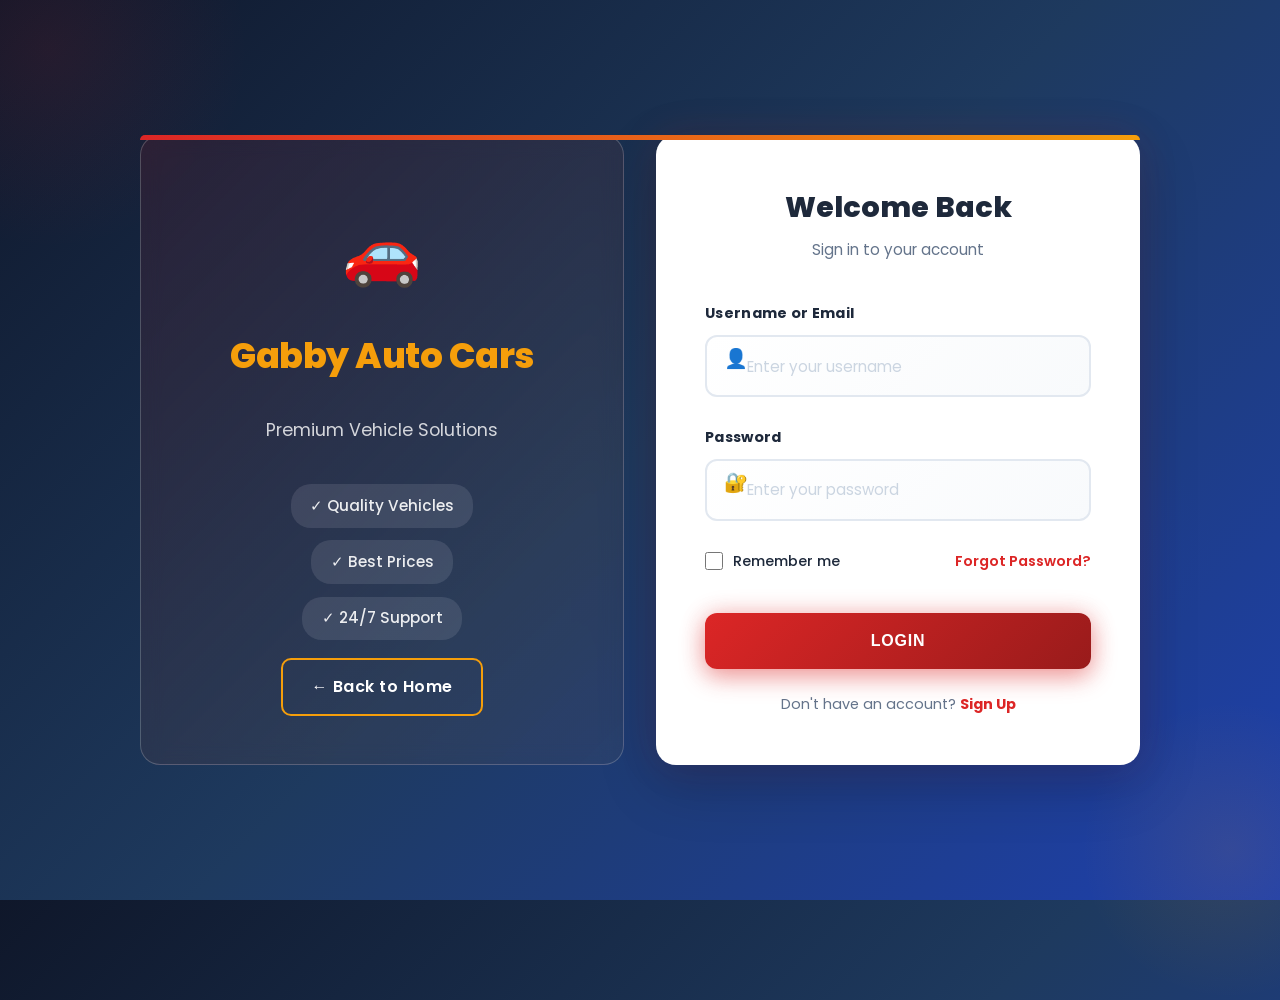
<file: login.html>
<!DOCTYPE html>
<html lang="en">
<head>
    <meta charset="UTF-8">
    <meta name="viewport" content="width=device-width, initial-scale=1.0">
    <title>Login - Gabby Auto Cars</title>
    <link rel="stylesheet" href="login.css">
    <link href="https://fonts.googleapis.com/css2?family=Poppins:wght@300;400;600;700;800&display=swap" rel="stylesheet">
</head>
<body>
    <div class="login-wrapper">
        <!-- Left Side - Branding -->
        <div class="login-brand">
            <div class="brand-content">
                <div class="brand-icon">🚗</div>
                <h1>Gabby Auto Cars</h1>
                <p>Premium Vehicle Solutions</p>
                <div class="brand-features">
                    <div class="feature">✓ Quality Vehicles</div>
                    <div class="feature">✓ Best Prices</div>
                    <div class="feature">✓ 24/7 Support</div>
                </div>
            </div>
            <a href="index.html" class="back-button">← Back to Home</a>
        </div>

        <!-- Right Side - Login Form -->
        <div class="login-form-section">
            <form class="login-form">
                <div class="form-header">
                    <h2>Welcome Back</h2>
                    <p>Sign in to your account</p>
                </div>

                <div class="form-group">
                    <label for="username">Username or Email</label>
                    <input type="text" id="username" placeholder="Enter your username" required>
                    <span class="input-icon">👤</span>
                </div>

                <div class="form-group">
                    <label for="password">Password</label>
                    <input type="password" id="password" placeholder="Enter your password" required>
                    <span class="input-icon">🔐</span>
                </div>

                <div class="form-options">
                    <div class="remember-me">
                        <input type="checkbox" id="remember">
                        <label for="remember">Remember me</label>
                    </div>
                    <a href="#" class="forgot-password">Forgot Password?</a>
                </div>

                <button type="submit" class="login-btn">LOGIN</button>

                <div class="form-footer">
                    <p>Don't have an account? <a href="signup.html">Sign Up</a></p>
                </div>
            </form>
        </div>
    </div>

    <!-- Background Decorations -->
    <div class="decoration decoration-1"></div>
    <div class="decoration decoration-2"></div>
    <div class="decoration decoration-3"></div>
</body>
</html>
</file>
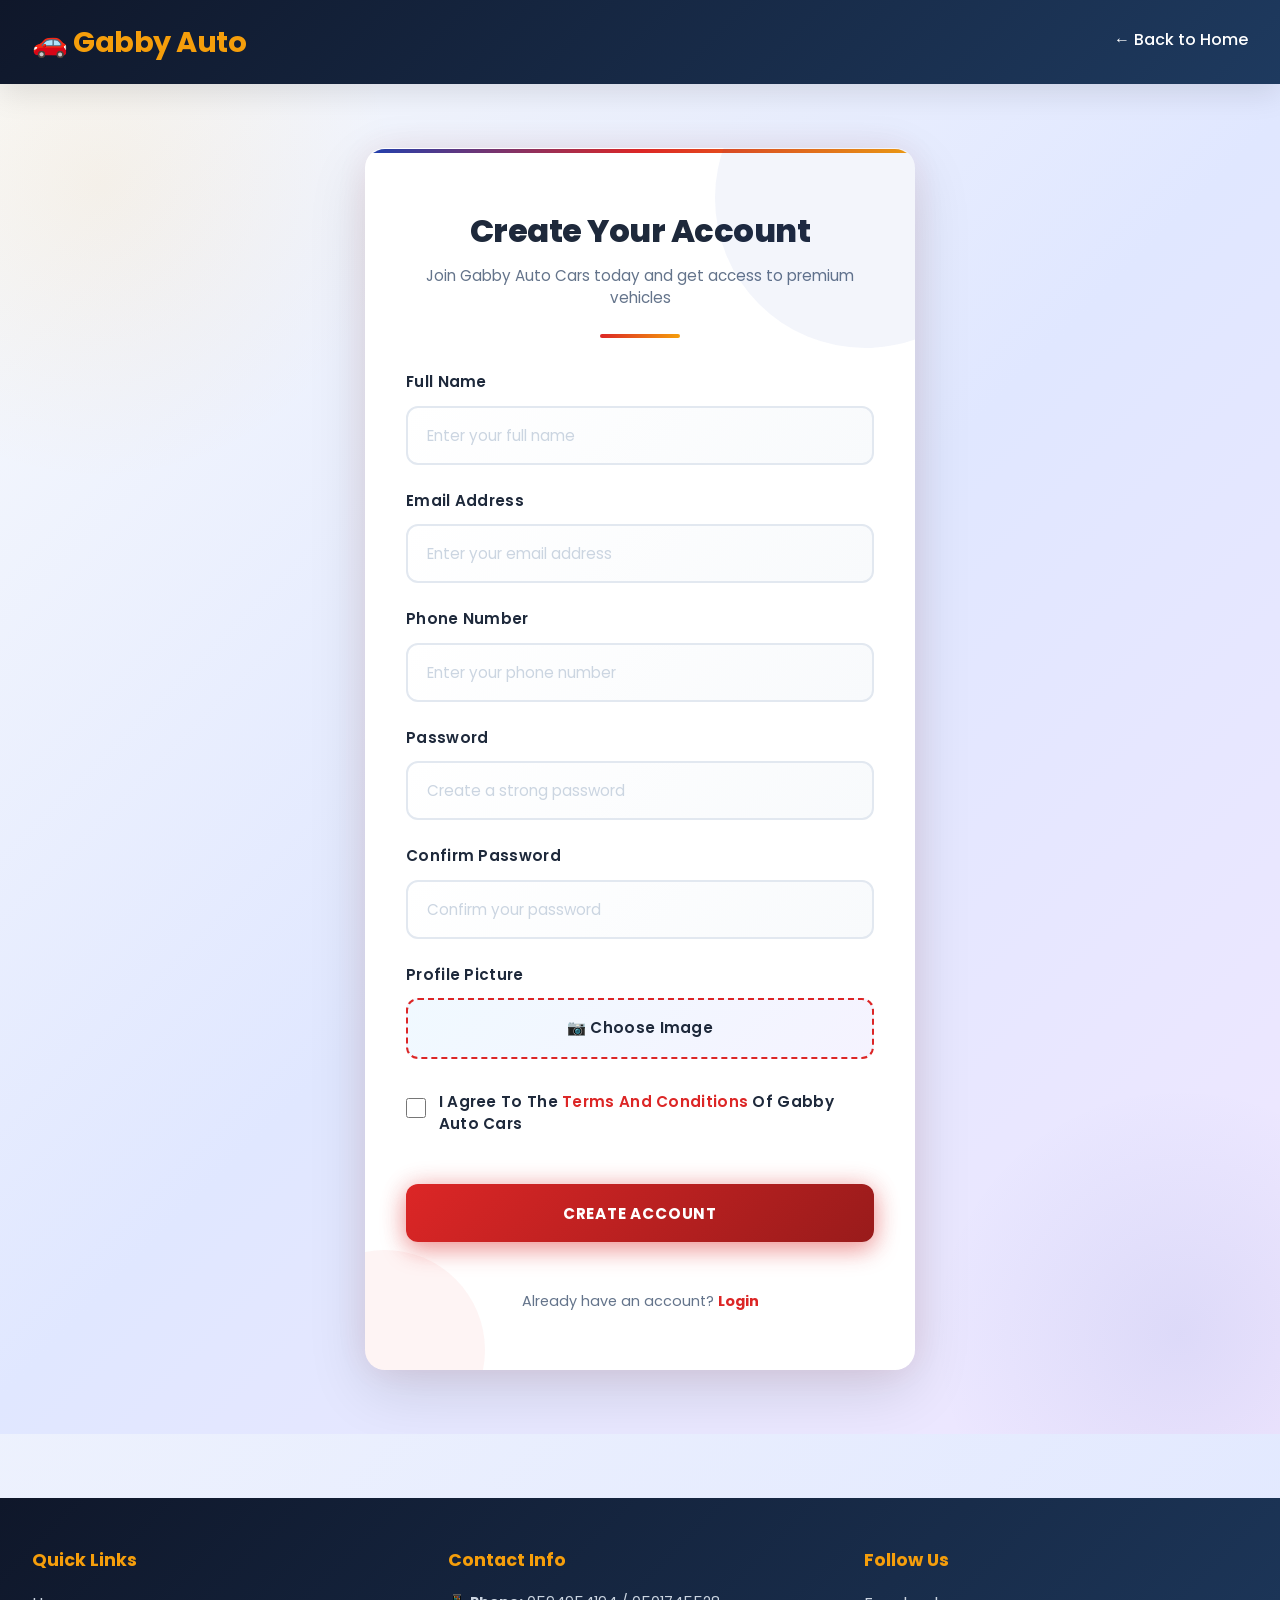
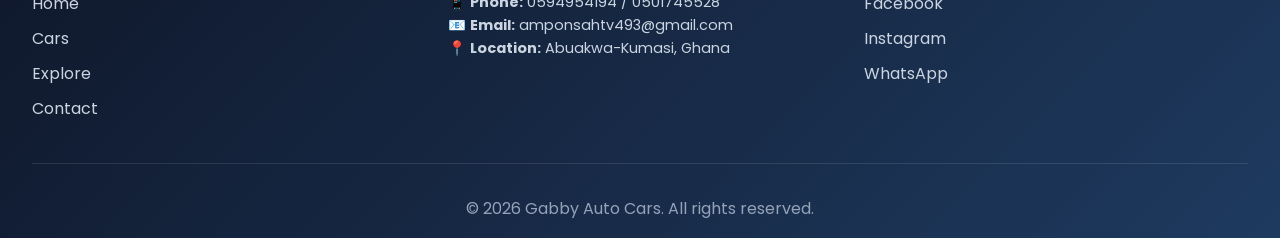
<file: signup.html>
<!DOCTYPE html>
<html lang="en">
<head>
    <meta charset="UTF-8">
    <meta name="viewport" content="width=device-width, initial-scale=1.0">
    <title>Sign Up - Gabby Auto Cars</title>
    <link rel="stylesheet" href="signup.css">
    <link href="https://fonts.googleapis.com/css2?family=Poppins:wght@300;400;600;700;800&family=Playfair+Display:wght@700&display=swap" rel="stylesheet">
</head>
<body>
    <!-- Navigation Bar -->
    <nav class="navbar">
        <div class="navbar-container">
            <div class="logo">
                <span class="brand-name">🚗 Gabby Auto</span>
            </div>
            <button class="hamburger" id="hamburger">
                <span></span>
                <span></span>
                <span></span>
            </button>
            <div class="nav-links" id="navLinks">
                <a href="index.html" class="nav-link">← Back to Home</a>
            </div>
        </div>
    </nav>

    <!-- Sign Up Section -->
    <section class="signup-section">
        <div class="signup-container">
            <div class="form-wrapper">
                <div class="form-header">
                    <h1>Create Your Account</h1>
                    <p>Join Gabby Auto Cars today and get access to premium vehicles</p>
                    <div class="header-underline"></div>
                </div>

                <form class="signup-form">
                    <!-- Row 1: Full Name -->
                    <div class="form-group">
                        <label for="username">Full Name</label>
                        <input type="text" id="username" placeholder="Enter your full name" required>
                    </div>

                    <!-- Row 2: Email -->
                    <div class="form-group">
                        <label for="email">Email Address</label>
                        <input type="email" id="email" placeholder="Enter your email address" required>
                    </div>

                    <!-- Row 3: Phone -->
                    <div class="form-group">
                        <label for="phone">Phone Number</label>
                        <input type="tel" id="phone" placeholder="Enter your phone number" required>
                    </div>

                    <!-- Row 4: Password -->
                    <div class="form-group">
                        <label for="password">Password</label>
                        <input type="password" id="password" placeholder="Create a strong password" required>
                    </div>

                    <!-- Row 5: Confirm Password -->
                    <div class="form-group">
                        <label for="confirm-password">Confirm Password</label>
                        <input type="password" id="confirm-password" placeholder="Confirm your password" required>
                    </div>

                    <!-- Row 6: Profile Picture -->
                    <div class="form-group">
                        <label for="profile-pic">Profile Picture</label>
                        <div class="file-input-wrapper">
                            <input type="file" id="profile-pic" accept="image/*">
                            <label for="profile-pic" class="file-label">📷 Choose Image</label>
                        </div>
                    </div>

                    <!-- Row 7: Terms & Conditions -->
                    <div class="form-group checkbox-group">
                        <input type="checkbox" id="terms" required>
                        <label for="terms" class="checkbox-label">
                            I agree to the <a href="#">Terms and Conditions</a> of Gabby Auto Cars
                        </label>
                    </div>

                    <!-- Submit Button -->
                    <button type="submit" class="btn btn-submit">CREATE ACCOUNT</button>

                    <!-- Login Link -->
                    <p class="login-link">Already have an account? <a href="login.html">Login</a></p>
                </form>
            </div>

            <!-- Decorative Elements -->
            <div class="form-decoration">
                <div class="decoration-circle decoration-circle-1"></div>
                <div class="decoration-circle decoration-circle-2"></div>
            </div>
        </div>
    </section>

    <!-- Footer -->
    <footer class="footer">
        <div class="footer-container">
            <div class="footer-box">
                <h4>Quick Links</h4>
                <ul>
                    <li><a href="index.html">Home</a></li>
                    <li><a href="image.html">Cars</a></li>
                    <li><a href="explore.html">Explore</a></li>
                    <li><a href="index.html#contact">Contact</a></li>
                </ul>
            </div>
            <div class="footer-box">
                <h4>Contact Info</h4>
                <p>📱 <strong>Phone:</strong> <a href="tel:+233594954194" class="contact-link">0594954194</a> / <a href="tel:+233501745528" class="contact-link">0501745528</a></p>
                <p>📧 <strong>Email:</strong> <a href="mailto:amponsahtv493@gmail.com" class="contact-link">amponsahtv493@gmail.com</a></p>
                <p>📍 <strong>Location:</strong> Abuakwa-Kumasi, Ghana</p>
            </div>
            <div class="footer-box">
                <h4>Follow Us</h4>
                <ul>
                    <li><a href="https://www.facebook.com/" target="_blank" rel="noopener noreferrer">Facebook</a></li>
                    <li><a href="https://www.instagram.com/" target="_blank" rel="noopener noreferrer">Instagram</a></li>
                    <li><a href="https://wa.me/233594954194" target="_blank" rel="noopener noreferrer">WhatsApp</a></li>
                </ul>
            </div>
        </div>
        <div class="footer-bottom">
            <p>&copy; 2026 Gabby Auto Cars. All rights reserved.</p>
        </div>
    </footer>

    <script>
        // Hamburger Menu Toggle
        const hamburger = document.getElementById('hamburger');
        const navLinks = document.getElementById('navLinks');

        hamburger.addEventListener('click', function() {
            navLinks.classList.toggle('active');
            hamburger.classList.toggle('active');
        });

        // Close menu when a link is clicked
        const links = navLinks.querySelectorAll('a');
        links.forEach(link => {
            link.addEventListener('click', function() {
                navLinks.classList.remove('active');
                hamburger.classList.remove('active');
            });
        });

        // Close menu when clicking outside
        document.addEventListener('click', function(event) {
            const isClickInsideNav = event.target.closest('nav');
            if (!isClickInsideNav && navLinks.classList.contains('active')) {
                navLinks.classList.remove('active');
                hamburger.classList.remove('active');
            }
        });
    </script>
</body>
</html>
</file>
<file: index.css>
/* ====== GLOBAL STYLES ====== */
* {
    margin: 0;
    padding: 0;
    box-sizing: border-box;
}

:root {
    --primary-color: #1e40af;
    --secondary-color: #dc2626;
    --accent-color: #f59e0b;
    --dark-bg: #0f172a;
    --light-bg: #f8fafc;
    --text-dark: #1e293b;
    --text-light: #64748b;
    --white: #ffffff;
    --shadow: 0 10px 30px rgba(0, 0, 0, 0.1);
    --shadow-lg: 0 20px 50px rgba(0, 0, 0, 0.15);
}

body {
    font-family: 'Poppins', sans-serif;
    line-height: 1.6;
    color: var(--text-dark);
    background-color: var(--white);
}

/* ====== NAVIGATION BAR ====== */
.navbar {
    background: linear-gradient(135deg, var(--dark-bg) 0%, #1e3a5f 100%);
    padding: 1.2rem 2rem;
    position: sticky;
    top: 0;
    z-index: 1000;
    box-shadow: var(--shadow);
}

.navbar-container {
    max-width: 1400px;
    margin: 0 auto;
    display: flex;
    justify-content: space-between;
    align-items: center;
    gap: 2rem;
}

.logo {
    display: flex;
    align-items: center;
    gap: 0.5rem;
}

.brand-name {
    font-size: 1.8rem;
    font-weight: 700;
    color: var(--accent-color);
    letter-spacing: -0.5px;
    transition: transform 0.3s ease;
}

.brand-name:hover {
    transform: scale(1.05);
}

.nav-links {
    display: flex;
    align-items: center;
    gap: 2rem;
    flex-wrap: wrap;
}

.nav-link {
    color: var(--white);
    text-decoration: none;
    font-weight: 500;
    transition: all 0.3s ease;
    position: relative;
    padding-bottom: 0.25rem;
}

.nav-link::after {
    content: '';
    position: absolute;
    bottom: 0;
    left: 0;
    width: 0;
    height: 2px;
    background-color: var(--accent-color);
    transition: width 0.3s ease;
}

.nav-link:hover::after {
    width: 100%;
}

.nav-link:hover {
    color: var(--accent-color);
}

/* ====== HAMBURGER MENU ====== */
.hamburger {
    display: none;
    flex-direction: column;
    background: none;
    border: none;
    cursor: pointer;
    padding: 0.5rem;
    gap: 0.35rem;
}

.hamburger span {
    width: 25px;
    height: 3px;
    background-color: var(--white);
    transition: all 0.3s ease;
    border-radius: 2px;
}

.hamburger.active span:nth-child(1) {
    transform: rotate(45deg) translate(8px, 8px);
}

.hamburger.active span:nth-child(2) {
    opacity: 0;
}

.hamburger.active span:nth-child(3) {
    transform: rotate(-45deg) translate(7px, -7px);
}

/* ====== BUTTONS ====== */
.btn {
    padding: 0.75rem 2rem;
    border: none;
    border-radius: 50px;
    font-weight: 600;
    cursor: pointer;
    font-size: 0.95rem;
    font-family: 'Poppins', sans-serif;
    position: relative;
    overflow: hidden;
    transition: all 0.4s cubic-bezier(0.23, 1, 0.320, 1);
    letter-spacing: 0.5px;
    text-decoration: none;
}

.btn::before {
    content: '';
    position: absolute;
    top: 0;
    left: -100%;
    width: 100%;
    height: 100%;
    background: rgba(255, 255, 255, 0.2);
    transition: left 0.5s ease;
    z-index: 0;
}

.btn:hover::before {
    left: 100%;
}

.btn span {
    position: relative;
    z-index: 1;
}

/* PRIMARY BUTTON STYLES */
.btn-primary {
    background: linear-gradient(135deg, #dc2626 0%, #991b1b 100%);
    color: var(--white);
    box-shadow: 0 4px 15px rgba(220, 38, 38, 0.4), inset 0 0 0 0 rgba(255, 255, 255, 0);
    border: 2px solid transparent;
}

.btn-primary:hover {
    transform: translateY(-4px) scale(1.05);
    box-shadow: 0 12px 35px rgba(220, 38, 38, 0.6), 
                0 0 20px rgba(220, 38, 38, 0.5),
                inset 0 0 0 3px rgba(255, 255, 255, 0.3);
    background: linear-gradient(135deg, #991b1b 0%, #7f1d1d 100%);
}

.btn-primary:active {
    transform: translateY(-2px) scale(0.98);
}

/* SECONDARY BUTTON STYLES */
.btn-secondary {
    background: linear-gradient(135deg, #dc2626 0%, #f59e0b 100%);
    color: var(--white);
    font-size: 1.1rem;
    padding: 1rem 2.5rem;
    box-shadow: 0 8px 25px rgba(220, 38, 38, 0.5),
                0 0 25px rgba(245, 158, 11, 0.3),
                inset 0 0 0 0 rgba(255, 255, 255, 0);
    position: relative;
    font-weight: 700;
    text-transform: uppercase;
    letter-spacing: 1px;
}

.btn-secondary::after {
    content: '';
    position: absolute;
    top: 50%;
    left: 50%;
    width: 0;
    height: 0;
    background: radial-gradient(circle, rgba(255, 255, 255, 0.4) 0%, transparent 70%);
    transform: translate(-50%, -50%);
    border-radius: 50%;
    transition: width 0.6s ease, height 0.6s ease;
    z-index: 0;
}

.btn-secondary:hover {
    transform: translateY(-5px) scale(1.08);
    box-shadow: 0 16px 40px rgba(220, 38, 38, 0.7),
                0 0 30px rgba(245, 158, 11, 0.6),
                inset 0 0 0 4px rgba(255, 255, 255, 0.4),
                0 0 40px rgba(220, 38, 38, 0.4);
    background: linear-gradient(135deg, #991b1b 0%, #d97706 100%);
    animation: buttonPulse 0.6s ease-out;
}

.btn-secondary:hover::after {
    width: 300px;
    height: 300px;
}

.btn-secondary:active {
    transform: translateY(-2px) scale(0.96);
}

/* BUTTON ANIMATIONS */
@keyframes buttonPulse {
    0% {
        box-shadow: 0 16px 40px rgba(220, 38, 38, 0.7),
                    0 0 30px rgba(245, 158, 11, 0.6),
                    inset 0 0 0 4px rgba(255, 255, 255, 0.4),
                    0 0 40px rgba(220, 38, 38, 0.4);
    }
    50% {
        box-shadow: 0 16px 40px rgba(220, 38, 38, 0.8),
                    0 0 40px rgba(245, 158, 11, 0.8),
                    inset 0 0 0 4px rgba(255, 255, 255, 0.6),
                    0 0 60px rgba(220, 38, 38, 0.6);
    }
    100% {
        box-shadow: 0 16px 40px rgba(220, 38, 38, 0.7),
                    0 0 30px rgba(245, 158, 11, 0.6),
                    inset 0 0 0 4px rgba(255, 255, 255, 0.4),
                    0 0 40px rgba(220, 38, 38, 0.4);
    }
}

/* ====== HERO SECTION ====== */
.hero {
    min-height: 100vh;
    background: linear-gradient(135deg, var(--dark-bg) 0%, #1e3a5f 50%, var(--primary-color) 100%);
    display: flex;
    align-items: center;
    justify-content: center;
    position: relative;
    overflow: hidden;
    padding: 2rem;
}

.hero::before {
    content: '';
    position: absolute;
    width: 500px;
    height: 500px;
    background: radial-gradient(circle, var(--accent-color) 0%, transparent 70%);
    opacity: 0.1;
    top: -100px;
    right: -100px;
    border-radius: 50%;
}

.hero::after {
    content: '';
    position: absolute;
    width: 400px;
    height: 400px;
    background: radial-gradient(circle, var(--secondary-color) 0%, transparent 70%);
    opacity: 0.1;
    bottom: -50px;
    left: -50px;
    border-radius: 50%;
}

.hero-overlay {
    position: absolute;
    top: 0;
    left: 0;
    width: 100%;
    height: 100%;
    background: url("data:image/svg+xml,%3Csvg width='60' height='60' viewBox='0 0 60 60' xmlns='http://www.w3.org/2000/svg'%3E%3Cg fill='none' fill-rule='evenodd'%3E%3Cg fill='%23ffffff' fill-opacity='0.05'%3E%3Cpath d='M36 34v-4h-2v4h-4v2h4v4h2v-4h4v-2h-4zm0-30V0h-2v4h-4v2h4v4h2V6h4V4h-4zM6 34v-4H4v4H0v2h4v4h2v-4h4v-2H6zM6 4V0H4v4H0v2h4v4h2V6h4V4H6z'/%3E%3C/g%3E%3C/g%3E%3C/svg%3E");
    pointer-events: none;
}

.hero-content {
    position: relative;
    z-index: 2;
    text-align: center;
    color: var(--white);
    max-width: 900px;
}

.hero-title {
    font-family: 'Playfair Display', serif;
    font-size: 4rem;
    font-weight: 700;
    margin-bottom: 1.5rem;
    line-height: 1.1;
    animation: slideInDown 0.8s ease;
    letter-spacing: -1px;
}

.highlight {
    background: linear-gradient(135deg, var(--accent-color) 0%, var(--secondary-color) 100%);
    -webkit-background-clip: text;
    -webkit-text-fill-color: transparent;
    background-clip: text;
}

.hero-subtitle {
    font-size: 1.6rem;
    margin-bottom: 3rem;
    color: #e2e8f0;
    animation: slideInUp 0.8s ease 0.2s both;
    font-weight: 300;
    letter-spacing: 0.5px;
}

.hero-buttons {
    display: flex;
    gap: 1.5rem;
    justify-content: center;
    align-items: center;
    flex-wrap: wrap;
    animation: slideInUp 0.8s ease 0.4s both;
}

@keyframes slideInDown {
    from {
        opacity: 0;
        transform: translateY(-30px);
    }
    to {
        opacity: 1;
        transform: translateY(0);
    }
}

@keyframes slideInUp {
    from {
        opacity: 0;
        transform: translateY(30px);
    }
    to {
        opacity: 1;
        transform: translateY(0);
    }
}

/* ====== OUTLINE BUTTON ====== */
.btn-outline {
    background: transparent;
    color: var(--white);
    border: 2px solid var(--white);
    transition: all 0.4s cubic-bezier(0.23, 1, 0.320, 1);
}

.btn-outline:hover {
    background: var(--white);
    color: var(--dark-bg);
    transform: translateY(-4px);
    box-shadow: 0 10px 30px rgba(255, 255, 255, 0.3);
}

.btn-outline:active {
    transform: translateY(-2px);
}

/* ====== ABOUT SECTION ====== */
.about {
    padding: 6rem 2rem;
    background: linear-gradient(135deg, var(--light-bg) 0%, #ffffff 100%);
}

.about-wrapper {
    max-width: 1400px;
    margin: 0 auto;
}

/* ====== SECTION HEADER ====== */
.section-header {
    text-align: center;
    margin-bottom: 4rem;
    animation: fadeInUp 0.8s ease;
}

.section-title {
    font-family: 'Playfair Display', serif;
    font-size: 3.2rem;
    color: var(--text-dark);
    margin-bottom: 0.8rem;
    letter-spacing: -0.5px;
}

.section-subtitle {
    font-size: 1.2rem;
    color: var(--text-light);
    margin-bottom: 1.5rem;
    font-weight: 300;
}

.title-underline {
    width: 120px;
    height: 5px;
    background: linear-gradient(90deg, var(--secondary-color), var(--accent-color));
    margin: 0 auto;
    border-radius: 3px;
    position: relative;
}

@keyframes fadeInUp {
    from {
        opacity: 0;
        transform: translateY(20px);
    }
    to {
        opacity: 1;
        transform: translateY(0);
    }
}

.about-content {
    display: grid;
    grid-template-columns: 1fr 1fr;
    gap: 4rem;
    align-items: start;
}

.about-text {
    animation: fadeInUp 0.8s ease 0.2s both;
}

.about-text h3 {
    font-size: 2.2rem;
    color: var(--text-dark);
    margin-bottom: 1.5rem;
    line-height: 1.3;
}

.about-text p {
    color: var(--text-light);
    margin-bottom: 1.5rem;
    font-size: 1.1rem;
    line-height: 1.8;
}

/* ====== FEATURES GRID ====== */
.features-grid {
    display: grid;
    grid-template-columns: repeat(2, 1fr);
    gap: 2.5rem;
    animation: fadeInUp 0.8s ease 0.3s both;
}

.feature-card {
    padding: 2rem;
    background: var(--white);
    border-radius: 12px;
    box-shadow: 0 4px 20px rgba(0, 0, 0, 0.08);
    transition: all 0.3s cubic-bezier(0.23, 1, 0.320, 1);
    border: 1px solid rgba(0, 0, 0, 0.05);
    position: relative;
    overflow: hidden;
}

.feature-card::before {
    content: '';
    position: absolute;
    top: 0;
    left: 0;
    width: 4px;
    height: 100%;
    background: linear-gradient(180deg, var(--secondary-color), var(--accent-color));
    transform: scaleY(0);
    transition: transform 0.3s ease;
}

.feature-card:hover::before {
    transform: scaleY(1);
}

.feature-card:hover {
    transform: translateY(-8px);
    box-shadow: 0 15px 40px rgba(0, 0, 0, 0.12);
}

.feature-icon-box {
    font-size: 3rem;
    margin-bottom: 1rem;
    display: inline-block;
    transition: transform 0.3s ease;
}

.feature-card:hover .feature-icon-box {
    transform: scale(1.1);
}

.feature-card h4 {
    font-size: 1.3rem;
    color: var(--text-dark);
    margin-bottom: 0.8rem;
    font-weight: 600;
}

.feature-card p {
    color: var(--text-light);
    font-size: 0.95rem;
    line-height: 1.6;
}

/* ====== FOOTER ====== */
.footer {
    background: linear-gradient(135deg, var(--dark-bg) 0%, #1e3a5f 100%);
    color: var(--white);
    padding: 3rem 2rem 1rem;
}

.footer-container {
    max-width: 1200px;
    margin: 0 auto;
    display: grid;
    grid-template-columns: repeat(auto-fit, minmax(250px, 1fr));
    gap: 2.5rem;
    margin-bottom: 2rem;
}

.footer-box h4 {
    color: var(--accent-color);
    margin-bottom: 1rem;
    font-size: 1.1rem;
}

.footer-box ul {
    list-style: none;
}

.footer-box ul li {
    margin-bottom: 0.8rem;
}

.footer-box a {
    color: #cbd5e1;
    text-decoration: none;
    transition: all 0.3s ease;
}

.footer-box a:hover {
    color: var(--accent-color);
    padding-left: 5px;
}

.footer-box p {
    margin-bottom: 0.8rem;
    color: #cbd5e1;
    line-height: 1.6;
}

.email-input {
    width: 100%;
    padding: 0.8rem;
    background-color: rgba(255, 255, 255, 0.1);
    border: 2px solid var(--accent-color);
    border-radius: 5px;
    color: var(--white);
    margin-top: 0.5rem;
    font-family: 'Poppins', sans-serif;
    transition: all 0.3s ease;
}

.email-input::placeholder {
    color: #94a3b8;
}

.email-input:focus {
    outline: none;
    background-color: rgba(255, 255, 255, 0.15);
    box-shadow: 0 0 10px rgba(245, 158, 11, 0.3);
}

/* ====== NEWSLETTER FORM ====== */
.newsletter-form {
    display: flex;
    gap: 0.5rem;
    margin-top: 0.5rem;
}

.newsletter-btn {
    padding: 0.8rem 1.5rem;
    background-color: var(--accent-color);
    color: var(--white);
    border: none;
    border-radius: 5px;
    font-weight: 600;
    cursor: pointer;
    transition: all 0.3s ease;
    font-family: 'Poppins', sans-serif;
    white-space: nowrap;
}

.newsletter-btn:hover {
    background-color: #e59d0b;
    transform: translateY(-2px);
    box-shadow: 0 5px 15px rgba(245, 158, 11, 0.4);
}

.newsletter-btn:active {
    transform: translateY(0);
}

/* ====== CONTACT LINKS ====== */
.contact-link {
    color: var(--accent-color);
    text-decoration: none;
    transition: all 0.3s ease;
}

.contact-link:hover {
    text-decoration: underline;
    color: #fbbf24;
}

.footer-bottom {
    text-align: center;
    padding-top: 2rem;
    border-top: 1px solid rgba(255, 255, 255, 0.1);
    color: #94a3b8;
}

/* ====== RESPONSIVE DESIGN ====== */
@media (max-width: 768px) {
    /* ====== NAVBAR RESPONSIVE ====== */
    .hamburger {
        display: flex;
    }

    .navbar {
        padding: 1rem 1.5rem;
    }

    .navbar-container {
        flex-direction: row;
        justify-content: space-between;
        align-items: center;
    }

    .logo {
        min-width: fit-content;
    }

    .brand-name {
        font-size: 1.4rem;
    }

    .nav-links {
        position: absolute;
        top: 60px;
        left: 0;
        right: 0;
        background: linear-gradient(135deg, var(--dark-bg) 0%, #1e3a5f 100%);
        flex-direction: column;
        width: 100%;
        padding: 1.5rem 1rem;
        gap: 0.8rem;
        display: none;
        box-shadow: var(--shadow);
        border-bottom: 3px solid var(--accent-color);
    }

    .nav-links.active {
        display: flex;
    }

    .nav-link {
        padding: 0.75rem 1rem;
        text-align: left;
        border-radius: 4px;
        transition: all 0.3s ease;
    }

    .nav-link:hover {
        background-color: rgba(245, 158, 11, 0.1);
        padding-left: 1.5rem;
    }

    .nav-link::after {
        display: none;
    }

    .btn-primary {
        width: 100%;
        text-align: center;
    }

    /* ====== HERO RESPONSIVE ====== */
    .hero-title {
        font-size: 2.5rem;
    }

    .hero-subtitle {
        font-size: 1.1rem;
    }

    .hero-buttons {
        flex-direction: column;
        gap: 1rem;
    }

    .hero-buttons .btn {
        width: 100%;
        max-width: 300px;
    }

    .section-title {
        font-size: 2rem;
    }

    .section-subtitle {
        font-size: 1rem;
    }

    /* ====== ABOUT RESPONSIVE ====== */
    .about {
        padding: 4rem 1.5rem;
    }

    .about-content {
        grid-template-columns: 1fr;
        gap: 2rem;
    }

    .about-text h3 {
        font-size: 1.8rem;
    }

    .features-grid {
        grid-template-columns: 1fr;
        gap: 1.5rem;
    }

    .feature-card {
        padding: 1.5rem;
    }

    .footer-container {
        grid-template-columns: 1fr;
    }
}

/* Extra small devices (phones) */
@media (max-width: 480px) {
    .navbar {
        padding: 0.8rem 1rem;
    }

    .brand-name {
        font-size: 1.2rem;
        letter-spacing: 0;
    }

    .nav-links {
        top: 55px;
        padding: 1rem 0.8rem;
        gap: 0.5rem;
    }

    .nav-link {
        padding: 0.6rem 0.8rem;
        font-size: 0.9rem;
    }

    .hero-title {
        font-size: 1.8rem;
    }

    .hero-subtitle {
        font-size: 0.95rem;
    }

    .hero-buttons {
        flex-direction: column;
        gap: 0.8rem;
    }

    .hero-buttons .btn {
        width: 100%;
    }

    .section-title {
        font-size: 1.5rem;
    }

    .section-subtitle {
        font-size: 0.9rem;
    }

    .about {
        padding: 3rem 1rem;
    }

    .about-text h3 {
        font-size: 1.4rem;
    }

    .about-text p {
        font-size: 0.95rem;
    }

    .feature-card {
        padding: 1.2rem;
    }

    .feature-icon-box {
        font-size: 2.5rem;
    }

    .feature-card h4 {
        font-size: 1.1rem;
    }

    .feature-card p {
        font-size: 0.85rem;
    }

    .btn {
        padding: 0.6rem 1.5rem;
        font-size: 0.85rem;
    }
}

/* Tablets and larger (enhancement) */
@media (min-width: 769px) {
    .navbar-container {
        gap: 1rem;
    }

    .nav-links {
        gap: 2rem;
    }

    .nav-link {
        position: relative;
    }
}
</file>
<file: explore.css>
/* ====== GLOBAL STYLES ====== */
* {
    margin: 0;
    padding: 0;
    box-sizing: border-box;
}

:root {
    --primary-color: #1e40af;
    --secondary-color: #dc2626;
    --accent-color: #f59e0b;
    --dark-bg: #0f172a;
    --light-bg: #f8fafc;
    --text-dark: #1e293b;
    --text-light: #64748b;
    --white: #ffffff;
    --shadow: 0 10px 30px rgba(0, 0, 0, 0.1);
    --shadow-lg: 0 20px 50px rgba(0, 0, 0, 0.15);
    --luxury-gold: #d4af37;
    --luxury-dark: #2d2d2d;
}

html {
    scroll-behavior: smooth;
}

body {
    font-family: 'Poppins', sans-serif;
    line-height: 1.6;
    color: var(--text-dark);
    background-color: var(--white);
}

/* ====== NAVIGATION BAR ====== */
.navbar {
    background: linear-gradient(135deg, var(--dark-bg) 0%, #1e3a5f 100%);
    padding: 1.2rem 2rem;
    position: sticky;
    top: 0;
    z-index: 1000;
    box-shadow: var(--shadow);
}

.navbar-container {
    max-width: 1400px;
    margin: 0 auto;
    display: flex;
    justify-content: space-between;
    align-items: center;
    gap: 2rem;
}

.logo {
    display: flex;
    align-items: center;
    gap: 0.5rem;
}

.brand-name {
    font-size: 1.8rem;
    font-weight: 700;
    color: var(--accent-color);
    letter-spacing: -0.5px;
    transition: transform 0.3s ease;
}

.brand-name:hover {
    transform: scale(1.05);
}

.nav-links {
    display: flex;
    align-items: center;
    gap: 2rem;
    flex-wrap: wrap;
}

.nav-link {
    color: var(--white);
    text-decoration: none;
    font-weight: 500;
    transition: all 0.3s ease;
    position: relative;
    padding-bottom: 0.25rem;
}

.nav-link::after {
    content: '';
    position: absolute;
    bottom: 0;
    left: 0;
    width: 0;
    height: 2px;
    background-color: var(--accent-color);
    transition: width 0.3s ease;
}

.nav-link:hover::after {
    width: 100%;
}

.nav-link:hover {
    color: var(--accent-color);
}

/* ====== HAMBURGER MENU ====== */
.hamburger {
    display: none;
    flex-direction: column;
    background: none;
    border: none;
    cursor: pointer;
    padding: 0.5rem;
    gap: 0.35rem;
}

.hamburger span {
    width: 25px;
    height: 3px;
    background-color: var(--white);
    transition: all 0.3s ease;
    border-radius: 2px;
}

.hamburger.active span:nth-child(1) {
    transform: rotate(45deg) translate(8px, 8px);
}

.hamburger.active span:nth-child(2) {
    opacity: 0;
}

.hamburger.active span:nth-child(3) {
    transform: rotate(-45deg) translate(7px, -7px);
}

/* ====== EXPLORE HEADER SECTION ====== */
.explore-header {
    background: linear-gradient(135deg, var(--dark-bg) 0%, #1e3a5f 50%, var(--primary-color) 100%);
    padding: 4rem 2rem;
    text-align: center;
    color: var(--white);
    position: relative;
    overflow: hidden;
    margin-top: 0;
}

.explore-header::before {
    content: '';
    position: absolute;
    width: 500px;
    height: 500px;
    background: radial-gradient(circle, var(--accent-color) 0%, transparent 70%);
    opacity: 0.08;
    top: -100px;
    right: -100px;
    border-radius: 50%;
}

.explore-header::after {
    content: '';
    position: absolute;
    width: 400px;
    height: 400px;
    background: radial-gradient(circle, var(--secondary-color) 0%, transparent 70%);
    opacity: 0.08;
    bottom: -50px;
    left: -50px;
    border-radius: 50%;
}

.header-content {
    position: relative;
    z-index: 2;
    max-width: 900px;
    margin: 0 auto;
    animation: slideInDown 0.8s ease;
}

.explore-title {
    font-family: 'Playfair Display', serif;
    font-size: 3rem;
    font-weight: 700;
    margin-bottom: 1rem;
    line-height: 1.2;
}

.explore-subtitle {
    font-size: 1.2rem;
    color: #e2e8f0;
    font-weight: 300;
}

/* ====== MAIN CONTENT ====== */
.explore-main {
    max-width: 1400px;
    margin: 0 auto;
    padding: 4rem 2rem;
}

.cars-container {
    display: flex;
    flex-direction: column;
    gap: 4rem;
}

/* ====== CATEGORY SECTION ====== */
.category-section {
    animation: fadeInUp 0.8s ease;
}

.category-header {
    margin-bottom: 2.5rem;
    position: relative;
    padding-bottom: 1rem;
}

.category-title {
    font-family: 'Playfair Display', serif;
    font-size: 2rem;
    color: var(--dark-bg);
    margin-bottom: 0.5rem;
    letter-spacing: -0.5px;
}

.category-underline {
    width: 80px;
    height: 4px;
    background: linear-gradient(90deg, var(--secondary-color), var(--accent-color));
    border-radius: 4px;
    margin-top: 0.5rem;
}

/* ====== CARS GRID ====== */
.cars-grid {
    display: grid;
    grid-template-columns: repeat(auto-fit, minmax(280px, 1fr));
    gap: 2rem;
    margin-bottom: 2rem;
}

@media (max-width: 768px) {
    .cars-grid {
        grid-template-columns: repeat(auto-fit, minmax(250px, 1fr));
        gap: 1.5rem;
    }
}

/* ====== CAR CARD ====== */
.car-card {
    background: var(--white);
    border-radius: 12px;
    padding: 2rem;
    box-shadow: var(--shadow);
    transition: all 0.4s cubic-bezier(0.23, 1, 0.32, 1);
    border: 2px solid transparent;
    position: relative;
    overflow: hidden;
    display: flex;
    flex-direction: column;
    align-items: center;
    text-align: center;
}

.card-logo {
    width: 120px;
    height: 120px;
    object-fit: contain;
    margin-bottom: 1.5rem;
    transition: all 0.4s cubic-bezier(0.23, 1, 0.32, 1);
    filter: drop-shadow(0 2px 8px rgba(0, 0, 0, 0.08));
}

.car-card:hover .card-logo {
    transform: scale(1.15) translateY(-8px);
    filter: drop-shadow(0 8px 16px rgba(0, 0, 0, 0.15));
}

.car-card::before {
    content: '';
    position: absolute;
    top: 0;
    left: 0;
    width: 100%;
    height: 4px;
    background: linear-gradient(90deg, var(--primary-color), var(--accent-color));
    transform: scaleX(0);
    transform-origin: left;
    transition: transform 0.5s ease;
}

.car-card:hover::before {
    transform: scaleX(1);
}

.car-card:hover {
    transform: translateY(-12px);
    box-shadow: var(--shadow-lg);
    border-color: var(--primary-color);
}

.car-card.luxury-card {
    background: linear-gradient(135deg, #faf9f6 0%, #f5f1e9 100%);
    border: 2px solid var(--luxury-gold);
}

.car-card.luxury-card:hover {
    background: linear-gradient(135deg, #fff5e6 0%, #ffe6cc 100%);
    border-color: var(--luxury-dark);
}

/* ====== CARD BRAND ====== */
.card-brand {
    font-family: 'Playfair Display', serif;
    font-size: 1.8rem;
    font-weight: 700;
    color: var(--primary-color);
    margin-bottom: 1.5rem;
    letter-spacing: -0.5px;
    margin-top: 0;
}

.car-card.luxury-card .card-brand {
    color: var(--luxury-dark);
    background: linear-gradient(90deg, var(--luxury-dark), var(--luxury-gold));
    -webkit-background-clip: text;
    -webkit-text-fill-color: transparent;
    background-clip: text;
}

.card-brand.luxury {
    color: var(--luxury-dark);
    background: linear-gradient(90deg, var(--luxury-dark), var(--luxury-gold));
    -webkit-background-clip: text;
    -webkit-text-fill-color: transparent;
    background-clip: text;
    font-size: 1.6rem;
}

/* ====== CARD MODELS ====== */
.card-models h3 {
    font-size: 1rem;
    color: var(--text-light);
    margin-bottom: 1rem;
    text-transform: uppercase;
    letter-spacing: 1.5px;
    font-weight: 600;
}

.card-models ul {
    list-style: none;
}

.card-models li {
    padding: 0.6rem 0;
    color: var(--text-dark);
    position: relative;
    padding-left: 1.5rem;
    transition: all 0.3s ease;
    font-weight: 500;
}

.card-models li::before {
    content: '▸';
    position: absolute;
    left: 0;
    color: var(--secondary-color);
    font-weight: bold;
    font-size: 1.2rem;
}

.car-card:hover .card-models li {
    padding-left: 2rem;
    color: var(--primary-color);
}

/* ====== BACK BUTTON SECTION ====== */
.back-button-section {
    padding: 2rem;
    text-align: center;
    background: linear-gradient(135deg, var(--light-bg) 0%, #f1f5f9 100%);
    margin-top: 2rem;
}

.btn {
    padding: 0.75rem 2rem;
    border: none;
    border-radius: 50px;
    font-weight: 600;
    cursor: pointer;
    font-size: 0.95rem;
    font-family: 'Poppins', sans-serif;
    position: relative;
    overflow: hidden;
    transition: all 0.4s cubic-bezier(0.23, 1, 0.32, 1);
    letter-spacing: 0.5px;
    text-decoration: none;
    display: inline-block;
}

.btn::before {
    content: '';
    position: absolute;
    top: 0;
    left: -100%;
    width: 100%;
    height: 100%;
    background: rgba(255, 255, 255, 0.2);
    transition: left 0.5s ease;
    z-index: 0;
}

.btn:hover::before {
    left: 100%;
}

.btn span {
    position: relative;
    z-index: 1;
}

/* BACK BUTTON STYLES */
.btn-back {
    background: linear-gradient(135deg, var(--primary-color) 0%, #1e3a8a 100%);
    color: var(--white);
    font-size: 1rem;
    padding: 1rem 2.5rem;
    box-shadow: 0 8px 25px rgba(30, 64, 175, 0.3);
    font-weight: 700;
    text-transform: uppercase;
    letter-spacing: 0.75px;
}

.btn-back:hover {
    transform: translateY(-4px) scale(1.05);
    box-shadow: 0 16px 40px rgba(30, 64, 175, 0.5),
                0 0 20px rgba(30, 64, 175, 0.3);
    background: linear-gradient(135deg, #1e3a8a 0%, #1e40af 100%);
}

.btn-back:active {
    transform: translateY(-2px) scale(0.98);
}

/* ====== FOOTER ====== */
.footer {
    background: linear-gradient(135deg, var(--dark-bg) 0%, #1e3a5f 100%);
    color: var(--white);
    padding: 3rem 2rem 1.5rem;
    margin-top: 2rem;
}

.footer-container {
    max-width: 1400px;
    margin: 0 auto;
    display: grid;
    grid-template-columns: repeat(auto-fit, minmax(250px, 1fr));
    gap: 2rem;
    margin-bottom: 2rem;
    border-bottom: 1px solid rgba(255, 255, 255, 0.1);
    padding-bottom: 2rem;
}

.footer-box h4 {
    font-size: 1.1rem;
    margin-bottom: 1rem;
    color: var(--accent-color);
    font-weight: 600;
}

.footer-box ul {
    list-style: none;
}

.footer-box li {
    margin-bottom: 0.7rem;
}

.footer-box a {
    color: #cbd5e1;
    text-decoration: none;
    transition: all 0.3s ease;
    position: relative;
}

.footer-box a::after {
    content: '';
    position: absolute;
    bottom: -2px;
    left: 0;
    width: 0;
    height: 2px;
    background-color: var(--accent-color);
    transition: width 0.3s ease;
}

.footer-box a:hover::after {
    width: 100%;
}

.footer-box a:hover {
    color: var(--accent-color);
}

.footer-box p {
    color: #cbd5e1;
    font-size: 0.95rem;
    line-height: 1.8;
}

/* ====== CONTACT LINKS ====== */
.contact-link {
    color: var(--accent-color);
    text-decoration: none;
    transition: all 0.3s ease;
}

.contact-link:hover {
    text-decoration: underline;
    color: #fbbf24;
}

/* ====== NEWSLETTER FORM ====== */
.newsletter-form {
    display: flex;
    gap: 0.5rem;
    margin-top: 0.5rem;
}

.newsletter-btn {
    padding: 0.8rem 1.5rem;
    background-color: var(--accent-color);
    color: var(--white);
    border: none;
    border-radius: 5px;
    font-weight: 600;
    cursor: pointer;
    transition: all 0.3s ease;
    font-family: 'Poppins', sans-serif;
    white-space: nowrap;
}

.newsletter-btn:hover {
    background-color: #e59d0b;
    transform: translateY(-2px);
    box-shadow: 0 5px 15px rgba(245, 158, 11, 0.4);
}

.newsletter-btn:active {
    transform: translateY(0);
}

.footer-container > .footer-box:last-child {
    grid-column: 1 / -1;
    text-align: center;
    border-top: 1px solid rgba(255, 255, 255, 0.1);
    padding-top: 1.5rem;
    margin-top: 1rem;
    color: #94a3b8;
    font-size: 0.9rem;
}

/* ====== ANIMATIONS ====== */
@keyframes slideInDown {
    from {
        opacity: 0;
        transform: translateY(-30px);
    }
    to {
        opacity: 1;
        transform: translateY(0);
    }
}

@keyframes fadeInUp {
    from {
        opacity: 0;
        transform: translateY(30px);
    }
    to {
        opacity: 1;
        transform: translateY(0);
    }
}

/* ====== RESPONSIVE DESIGN ====== */
@media (max-width: 768px) {
    /* ====== NAVBAR RESPONSIVE ====== */
    .hamburger {
        display: flex;
    }

    .navbar {
        padding: 1rem 1.5rem;
    }

    .navbar-container {
        flex-direction: row;
        justify-content: space-between;
        align-items: center;
        gap: 0;
    }

    .logo {
        min-width: fit-content;
    }

    .brand-name {
        font-size: 1.4rem;
    }

    .nav-links {
        position: absolute;
        top: 60px;
        left: 0;
        right: 0;
        background: linear-gradient(135deg, var(--dark-bg) 0%, #1e3a5f 100%);
        flex-direction: column;
        width: 100%;
        padding: 1.5rem 1rem;
        gap: 0.8rem;
        display: none;
        box-shadow: var(--shadow);
        border-bottom: 3px solid var(--accent-color);
        justify-content: flex-start;
        align-items: flex-start;
    }

    .nav-links.active {
        display: flex;
    }

    .nav-link {
        padding: 0.75rem 1rem;
        text-align: left;
        border-radius: 4px;
        transition: all 0.3s ease;
        width: 100%;
    }

    .nav-link:hover {
        background-color: rgba(245, 158, 11, 0.1);
        padding-left: 1.5rem;
    }

    .nav-link::after {
        display: none;
    }

    /* ====== EXPLORE CONTENT RESPONSIVE ====== */

    .cars-grid {
        grid-template-columns: 1fr;
    }

    .car-card {
        padding: 1.5rem;
    }
}

@media (max-width: 480px) {
    .explore-title {
        font-size: 1.5rem;
    }

    .category-title {
        font-size: 1.2rem;
    }

    .explore-main {
        padding: 1.5rem 1rem;
    }

    .btn-back {
        padding: 0.8rem 1.5rem;
        font-size: 0.85rem;
    }

    .back-button-section {
        padding: 1.5rem;
    }
}
</file>
<file: home.css>
/* ====== GLOBAL STYLES ====== */
* {
    margin: 0;
    padding: 0;
    box-sizing: border-box;
}

:root {
    --primary-color: #1e40af;
    --secondary-color: #dc2626;
    --accent-color: #f59e0b;
    --dark-bg: #0f172a;
    --light-bg: #f8fafc;
    --text-dark: #1e293b;
    --text-light: #64748b;
    --white: #ffffff;
    --shadow: 0 10px 30px rgba(0, 0, 0, 0.1);
    --shadow-lg: 0 20px 50px rgba(0, 0, 0, 0.15);
}

body {
    font-family: 'Poppins', sans-serif;
    line-height: 1.6;
    color: var(--text-dark);
    background-color: var(--white);
}

/* ====== NAVIGATION BAR ====== */
.navbar {
    background: linear-gradient(135deg, var(--dark-bg) 0%, #1e3a5f 100%);
    padding: 1.2rem 2rem;
    position: sticky;
    top: 0;
    z-index: 1000;
    box-shadow: var(--shadow);
}

.navbar-container {
    max-width: 1400px;
    margin: 0 auto;
    display: flex;
    justify-content: space-between;
    align-items: center;
    gap: 2rem;
}

.logo {
    display: flex;
    align-items: center;
    gap: 0.5rem;
}

.brand-name {
    font-size: 1.8rem;
    font-weight: 700;
    color: var(--accent-color);
    letter-spacing: -0.5px;
    transition: transform 0.3s ease;
}

.brand-name:hover {
    transform: scale(1.05);
}

.nav-links {
    display: flex;
    align-items: center;
    gap: 2rem;
    flex-wrap: wrap;
}

.nav-link {
    color: var(--white);
    text-decoration: none;
    font-weight: 500;
    transition: all 0.3s ease;
    position: relative;
    padding-bottom: 0.25rem;
}

.nav-link::after {
    content: '';
    position: absolute;
    bottom: 0;
    left: 0;
    width: 0;
    height: 2px;
    background-color: var(--accent-color);
    transition: width 0.3s ease;
}

.nav-link:hover::after {
    width: 100%;
}

.nav-link:hover {
    color: var(--accent-color);
}

/* ====== BUTTONS ====== */
.btn {
    padding: 0.75rem 2rem;
    border: none;
    border-radius: 50px;
    font-weight: 600;
    cursor: pointer;
    font-size: 0.95rem;
    font-family: 'Poppins', sans-serif;
    position: relative;
    overflow: hidden;
    transition: all 0.4s cubic-bezier(0.23, 1, 0.320, 1);
    letter-spacing: 0.5px;
    text-decoration: none;
}

.btn::before {
    content: '';
    position: absolute;
    top: 0;
    left: -100%;
    width: 100%;
    height: 100%;
    background: rgba(255, 255, 255, 0.2);
    transition: left 0.5s ease;
    z-index: 0;
}

.btn:hover::before {
    left: 100%;
}

.btn span {
    position: relative;
    z-index: 1;
}

/* PRIMARY BUTTON STYLES */
.btn-primary {
    background: linear-gradient(135deg, #dc2626 0%, #991b1b 100%);
    color: var(--white);
    box-shadow: 0 4px 15px rgba(220, 38, 38, 0.4), inset 0 0 0 0 rgba(255, 255, 255, 0);
    border: 2px solid transparent;
}

.btn-primary:hover {
    transform: translateY(-4px) scale(1.05);
    box-shadow: 0 12px 35px rgba(220, 38, 38, 0.6), 
                0 0 20px rgba(220, 38, 38, 0.5),
                inset 0 0 0 3px rgba(255, 255, 255, 0.3);
    background: linear-gradient(135deg, #991b1b 0%, #7f1d1d 100%);
}

.btn-primary:active {
    transform: translateY(-2px) scale(0.98);
}

/* SECONDARY BUTTON STYLES */
.btn-secondary {
    background: linear-gradient(135deg, #dc2626 0%, #f59e0b 100%);
    color: var(--white);
    font-size: 1.1rem;
    padding: 1rem 2.5rem;
    box-shadow: 0 8px 25px rgba(220, 38, 38, 0.5),
                0 0 25px rgba(245, 158, 11, 0.3),
                inset 0 0 0 0 rgba(255, 255, 255, 0);
    position: relative;
    font-weight: 700;
    text-transform: uppercase;
    letter-spacing: 1px;
}

.btn-secondary::after {
    content: '';
    position: absolute;
    top: 50%;
    left: 50%;
    width: 0;
    height: 0;
    background: radial-gradient(circle, rgba(255, 255, 255, 0.4) 0%, transparent 70%);
    transform: translate(-50%, -50%);
    border-radius: 50%;
    transition: width 0.6s ease, height 0.6s ease;
    z-index: 0;
}

.btn-secondary:hover {
    transform: translateY(-5px) scale(1.08);
    box-shadow: 0 16px 40px rgba(220, 38, 38, 0.7),
                0 0 30px rgba(245, 158, 11, 0.6),
                inset 0 0 0 4px rgba(255, 255, 255, 0.4),
                0 0 40px rgba(220, 38, 38, 0.4);
    background: linear-gradient(135deg, #991b1b 0%, #d97706 100%);
    animation: buttonPulse 0.6s ease-out;
}

.btn-secondary:hover::after {
    width: 300px;
    height: 300px;
}

.btn-secondary:active {
    transform: translateY(-2px) scale(0.96);
}

/* BUTTON ANIMATIONS */
@keyframes buttonPulse {
    0% {
        box-shadow: 0 16px 40px rgba(220, 38, 38, 0.7),
                    0 0 30px rgba(245, 158, 11, 0.6),
                    inset 0 0 0 4px rgba(255, 255, 255, 0.4),
                    0 0 40px rgba(220, 38, 38, 0.4);
    }
    50% {
        box-shadow: 0 16px 40px rgba(220, 38, 38, 0.8),
                    0 0 40px rgba(245, 158, 11, 0.8),
                    inset 0 0 0 4px rgba(255, 255, 255, 0.6),
                    0 0 60px rgba(220, 38, 38, 0.6);
    }
    100% {
        box-shadow: 0 16px 40px rgba(220, 38, 38, 0.7),
                    0 0 30px rgba(245, 158, 11, 0.6),
                    inset 0 0 0 4px rgba(255, 255, 255, 0.4),
                    0 0 40px rgba(220, 38, 38, 0.4);
    }
}

/* ====== HERO SECTION ====== */
.hero {
    min-height: 100vh;
    background: linear-gradient(135deg, var(--dark-bg) 0%, #1e3a5f 50%, var(--primary-color) 100%);
    display: flex;
    align-items: center;
    justify-content: center;
    position: relative;
    overflow: hidden;
    padding: 2rem;
}

.hero::before {
    content: '';
    position: absolute;
    width: 500px;
    height: 500px;
    background: radial-gradient(circle, var(--accent-color) 0%, transparent 70%);
    opacity: 0.1;
    top: -100px;
    right: -100px;
    border-radius: 50%;
}

.hero::after {
    content: '';
    position: absolute;
    width: 400px;
    height: 400px;
    background: radial-gradient(circle, var(--secondary-color) 0%, transparent 70%);
    opacity: 0.1;
    bottom: -50px;
    left: -50px;
    border-radius: 50%;
}

.hero-overlay {
    position: absolute;
    top: 0;
    left: 0;
    width: 100%;
    height: 100%;
    background: url("data:image/svg+xml,%3Csvg width='60' height='60' viewBox='0 0 60 60' xmlns='http://www.w3.org/2000/svg'%3E%3Cg fill='none' fill-rule='evenodd'%3E%3Cg fill='%23ffffff' fill-opacity='0.05'%3E%3Cpath d='M36 34v-4h-2v4h-4v2h4v4h2v-4h4v-2h-4zm0-30V0h-2v4h-4v2h4v4h2V6h4V4h-4zM6 34v-4H4v4H0v2h4v4h2v-4h4v-2H6zM6 4V0H4v4H0v2h4v4h2V6h4V4H6z'/%3E%3C/g%3E%3C/g%3E%3C/svg%3E");
    pointer-events: none;
}

.hero-content {
    position: relative;
    z-index: 2;
    text-align: center;
    color: var(--white);
    max-width: 800px;
}

.hero-title {
    font-family: 'Playfair Display', serif;
    font-size: 3.5rem;
    font-weight: 700;
    margin-bottom: 1rem;
    line-height: 1.2;
    animation: slideInDown 0.8s ease;
}

.highlight {
    background: linear-gradient(135deg, var(--accent-color) 0%, var(--secondary-color) 100%);
    -webkit-background-clip: text;
    -webkit-text-fill-color: transparent;
    background-clip: text;
}

.hero-subtitle {
    font-size: 1.5rem;
    margin-bottom: 2rem;
    color: #e2e8f0;
    animation: slideInUp 0.8s ease 0.2s both;
}

@keyframes slideInDown {
    from {
        opacity: 0;
        transform: translateY(-30px);
    }
    to {
        opacity: 1;
        transform: translateY(0);
    }
}

@keyframes slideInUp {
    from {
        opacity: 0;
        transform: translateY(30px);
    }
    to {
        opacity: 1;
        transform: translateY(0);
    }
}

/* ====== ABOUT SECTION ====== */
.about {
    padding: 4rem 2rem;
    background-color: var(--light-bg);
}

.about-wrapper {
    max-width: 1200px;
    margin: 0 auto;
}

.about-header {
    text-align: center;
    margin-bottom: 3rem;
}

.section-title {
    font-family: 'Playfair Display', serif;
    font-size: 2.8rem;
    color: var(--text-dark);
    margin-bottom: 1rem;
}

.title-underline {
    width: 100px;
    height: 4px;
    background: linear-gradient(90deg, var(--secondary-color), var(--accent-color));
    margin: 0 auto;
    border-radius: 2px;
}

.about-content {
    display: grid;
    grid-template-columns: 1fr;
    gap: 3rem;
    align-items: center;
}

.about-text h3 {
    font-size: 2rem;
    color: var(--text-dark);
    margin-bottom: 1.5rem;
}

.about-text p {
    color: var(--text-light);
    margin-bottom: 1.5rem;
    font-size: 1.05rem;
    line-height: 1.8;
}

.features {
    display: grid;
    grid-template-columns: repeat(auto-fit, minmax(250px, 1fr));
    gap: 2rem;
    margin-top: 2rem;
}

.feature-item {
    display: flex;
    align-items: center;
    gap: 1rem;
    padding: 1.5rem;
    background-color: var(--white);
    border-radius: 10px;
    box-shadow: var(--shadow);
    transition: all 0.3s ease;
    cursor: pointer;
}

.feature-item:hover {
    transform: translateY(-5px);
    box-shadow: var(--shadow-lg);
}

.feature-icon {
    font-size: 1.8rem;
    color: var(--secondary-color);
    font-weight: bold;
}

.feature-item span:last-child {
    color: var(--text-dark);
    font-weight: 600;
}

/* ====== FOOTER ====== */
.footer {
    background: linear-gradient(135deg, var(--dark-bg) 0%, #1e3a5f 100%);
    color: var(--white);
    padding: 3rem 2rem 1rem;
}

.footer-container {
    max-width: 1200px;
    margin: 0 auto;
    display: grid;
    grid-template-columns: repeat(auto-fit, minmax(250px, 1fr));
    gap: 2.5rem;
    margin-bottom: 2rem;
}

.footer-box h4 {
    color: var(--accent-color);
    margin-bottom: 1rem;
    font-size: 1.1rem;
}

.footer-box ul {
    list-style: none;
}

.footer-box ul li {
    margin-bottom: 0.8rem;
}

.footer-box a {
    color: #cbd5e1;
    text-decoration: none;
    transition: all 0.3s ease;
}

.footer-box a:hover {
    color: var(--accent-color);
    padding-left: 5px;
}

.footer-box p {
    margin-bottom: 0.8rem;
    color: #cbd5e1;
    line-height: 1.6;
}

.email-input {
    width: 100%;
    padding: 0.8rem;
    background-color: rgba(255, 255, 255, 0.1);
    border: 2px solid var(--accent-color);
    border-radius: 5px;
    color: var(--white);
    margin-top: 0.5rem;
    font-family: 'Poppins', sans-serif;
    transition: all 0.3s ease;
}

.email-input::placeholder {
    color: #94a3b8;
}

.email-input:focus {
    outline: none;
    background-color: rgba(255, 255, 255, 0.15);
    box-shadow: 0 0 10px rgba(245, 158, 11, 0.3);
}

.footer-bottom {
    text-align: center;
    padding-top: 2rem;
    border-top: 1px solid rgba(255, 255, 255, 0.1);
    color: #94a3b8;
}

/* ====== RESPONSIVE DESIGN ====== */
@media (max-width: 768px) {
    .hero-title {
        font-size: 2.5rem;
    }

    .hero-subtitle {
        font-size: 1.1rem;
    }

    .section-title {
        font-size: 2rem;
    }

    .nav-links {
        gap: 1rem;
    }

    .navbar-container {
        flex-direction: column;
        text-align: center;
    }

    .footer-container {
        grid-template-columns: 1fr;
    }
}
</file>
<file: image.css>
/* ====== GLOBAL STYLES ====== */
* {
    margin: 0;
    padding: 0;
    box-sizing: border-box;
}

:root {
    --primary-color: #1e40af;
    --secondary-color: #dc2626;
    --accent-color: #f59e0b;
    --dark-bg: #0f172a;
    --light-bg: #f8fafc;
    --text-dark: #1e293b;
    --text-light: #64748b;
    --white: #ffffff;
    --shadow: 0 10px 30px rgba(0, 0, 0, 0.1);
    --shadow-lg: 0 20px 50px rgba(0, 0, 0, 0.15);
    --luxury-gold: #d4af37;
    --luxury-dark: #2d2d2d;
}

html {
    scroll-behavior: smooth;
}

body {
    font-family: 'Poppins', sans-serif;
    line-height: 1.6;
    color: var(--text-dark);
    background-color: var(--white);
}

/* ====== NAVIGATION BAR ====== */
.navbar {
    background: linear-gradient(135deg, var(--dark-bg) 0%, #1e3a5f 100%);
    padding: 1.2rem 2rem;
    position: sticky;
    top: 0;
    z-index: 1000;
    box-shadow: var(--shadow);
}

.navbar-container {
    max-width: 1400px;
    margin: 0 auto;
    display: flex;
    justify-content: space-between;
    align-items: center;
    gap: 2rem;
}

.logo {
    display: flex;
    align-items: center;
    gap: 0.5rem;
}

.brand-name {
    font-size: 1.8rem;
    font-weight: 700;
    color: var(--accent-color);
    letter-spacing: -0.5px;
    transition: transform 0.3s ease;
}

.brand-name:hover {
    transform: scale(1.05);
}

.nav-links {
    display: flex;
    align-items: center;
    gap: 2rem;
    flex-wrap: wrap;
}

.nav-link {
    color: var(--white);
    text-decoration: none;
    font-weight: 500;
    transition: all 0.3s ease;
    position: relative;
    padding-bottom: 0.25rem;
}

.nav-link::after {
    content: '';
    position: absolute;
    bottom: 0;
    left: 0;
    width: 0;
    height: 2px;
    background-color: var(--accent-color);
    transition: width 0.3s ease;
}

.nav-link:hover::after {
    width: 100%;
}

.nav-link:hover {
    color: var(--accent-color);
}

/* ====== HAMBURGER MENU ====== */
.hamburger {
    display: none;
    flex-direction: column;
    background: none;
    border: none;
    cursor: pointer;
    padding: 0.5rem;
    gap: 0.35rem;
}

.hamburger span {
    width: 25px;
    height: 3px;
    background-color: var(--white);
    transition: all 0.3s ease;
    border-radius: 2px;
}

.hamburger.active span:nth-child(1) {
    transform: rotate(45deg) translate(8px, 8px);
}

.hamburger.active span:nth-child(2) {
    opacity: 0;
}

.hamburger.active span:nth-child(3) {
    transform: rotate(-45deg) translate(7px, -7px);
}

/* ====== GALLERY HEADER SECTION ====== */
.gallery-header {
    background: linear-gradient(135deg, var(--dark-bg) 0%, #1e3a5f 50%, var(--primary-color) 100%);
    padding: 4rem 2rem;
    text-align: center;
    color: var(--white);
    position: relative;
    overflow: hidden;
    margin-top: 0;
}

.gallery-header::before {
    content: '';
    position: absolute;
    width: 500px;
    height: 500px;
    background: radial-gradient(circle, var(--accent-color) 0%, transparent 70%);
    opacity: 0.08;
    top: -100px;
    right: -100px;
    border-radius: 50%;
}

.gallery-header::after {
    content: '';
    position: absolute;
    width: 400px;
    height: 400px;
    background: radial-gradient(circle, var(--secondary-color) 0%, transparent 70%);
    opacity: 0.08;
    bottom: -50px;
    left: -50px;
    border-radius: 50%;
}

.header-content {
    position: relative;
    z-index: 2;
    max-width: 900px;
    margin: 0 auto;
    animation: slideInDown 0.8s ease;
}

.gallery-title {
    font-family: 'Playfair Display', serif;
    font-size: 3rem;
    font-weight: 700;
    margin-bottom: 1rem;
    line-height: 1.2;
}

.gallery-subtitle {
    font-size: 1.2rem;
    color: #e2e8f0;
    font-weight: 300;
}

/* ====== MAIN GALLERY CONTENT ====== */
.gallery-main {
    max-width: 1400px;
    margin: 0 auto;
    padding: 4rem 2rem;
}

.gallery-container {
    display: flex;
    flex-direction: column;
    gap: 4rem;
}

/* ====== CATEGORY SECTION ====== */
.category-section {
    animation: fadeInUp 0.8s ease;
}

.category-header {
    margin-bottom: 2.5rem;
    position: relative;
    padding-bottom: 1rem;
}

.category-title {
    font-family: 'Playfair Display', serif;
    font-size: 2rem;
    color: var(--dark-bg);
    margin-bottom: 0.5rem;
    letter-spacing: -0.5px;
}

.category-underline {
    width: 80px;
    height: 4px;
    background: linear-gradient(90deg, var(--secondary-color), var(--accent-color));
    border-radius: 4px;
    margin-top: 0.5rem;
}

/* ====== BRAND GALLERY ====== */
.brand-gallery {
    margin-bottom: 3.5rem;
    padding: 2rem;
    background: var(--light-bg);
    border-radius: 12px;
    transition: all 0.4s cubic-bezier(0.23, 1, 0.32, 1);
}

.brand-gallery:hover {
    background: var(--white);
    box-shadow: var(--shadow);
}

.brand-gallery.luxury-gallery {
    background: linear-gradient(135deg, #faf9f6 0%, #f5f1e9 100%);
    border: 2px solid var(--luxury-gold);
}

.brand-gallery.luxury-gallery:hover {
    background: linear-gradient(135deg, #fff5e6 0%, #ffe6cc 100%);
    box-shadow: 0 15px 40px rgba(212, 175, 55, 0.2);
}

.brand-header {
    display: flex;
    align-items: center;
    gap: 1.5rem;
    margin-bottom: 2rem;
    padding-bottom: 1.5rem;
    border-bottom: 2px solid rgba(0, 0, 0, 0.08);
}

.brand-logo {
    width: 60px;
    height: 60px;
    object-fit: contain;
    transition: transform 0.3s ease;
}

.brand-gallery:hover .brand-logo {
    transform: scale(1.1);
}

.brand-header h3 {
    font-family: 'Playfair Display', serif;
    font-size: 1.6rem;
    color: var(--primary-color);
    margin: 0;
}

.brand-gallery.luxury-gallery .brand-header h3 {
    background: linear-gradient(90deg, var(--luxury-dark), var(--luxury-gold));
    -webkit-background-clip: text;
    -webkit-text-fill-color: transparent;
    background-clip: text;
}

/* ====== GALLERY GRID ====== */
.gallery-grid {
    display: grid;
    grid-template-columns: repeat(auto-fit, minmax(240px, 1fr));
    gap: 1.5rem;
}

@media (max-width: 768px) {
    .gallery-grid {
        grid-template-columns: repeat(auto-fit, minmax(200px, 1fr));
        gap: 1.2rem;
    }
}

/* ====== GALLERY ITEM ====== */
.gallery-item {
    animation: fadeInUp 0.8s ease;
    transition: all 0.3s ease;
}

.gallery-item:hover {
    transform: translateY(-8px);
}

.image-container {
    position: relative;
    overflow: hidden;
    border-radius: 10px;
    aspect-ratio: 1;
    background: var(--light-bg);
    box-shadow: var(--shadow);
    transition: all 0.4s cubic-bezier(0.23, 1, 0.32, 1);
}

.image-container:hover {
    box-shadow: var(--shadow-lg);
}

.image-container img {
    width: 100%;
    height: 100%;
    object-fit: cover;
    transition: transform 0.5s cubic-bezier(0.23, 1, 0.32, 1), filter 0.4s ease;
}

.image-container:hover img {
    transform: scale(1.08) rotate(1deg);
    filter: brightness(0.95);
}

/* ====== PRICE TAG ====== */
.price-tag {
    position: absolute;
    top: 10px;
    right: 10px;
    background: linear-gradient(135deg, var(--secondary-color), var(--accent-color));
    color: var(--white);
    padding: 0.6rem 1.2rem;
    border-radius: 25px;
    font-weight: 700;
    font-size: 0.75rem;
    text-transform: uppercase;
    letter-spacing: 0.5px;
    box-shadow: 0 4px 12px rgba(220, 38, 38, 0.3);
    transition: all 0.3s ease;
    animation: slideInRight 0.6s ease;
}

.image-container:hover .price-tag {
    transform: translateX(-8px);
}

.price-tag.luxury-tag {
    background: linear-gradient(135deg, var(--luxury-dark), var(--luxury-gold));
    box-shadow: 0 4px 12px rgba(212, 175, 55, 0.3);
}

@keyframes slideInRight {
    from {
        opacity: 0;
        transform: translateX(20px);
    }
    to {
        opacity: 1;
        transform: translateX(0);
    }
}

/* ====== BACK BUTTON SECTION ====== */
.back-button-section {
    padding: 2rem;
    text-align: center;
    background: linear-gradient(135deg, var(--light-bg) 0%, #f1f5f9 100%);
    margin-top: 2rem;
}

.btn {
    padding: 0.75rem 2rem;
    border: none;
    border-radius: 50px;
    font-weight: 600;
    cursor: pointer;
    font-size: 0.95rem;
    font-family: 'Poppins', sans-serif;
    position: relative;
    overflow: hidden;
    transition: all 0.4s cubic-bezier(0.23, 1, 0.32, 1);
    letter-spacing: 0.5px;
    text-decoration: none;
    display: inline-block;
}

.btn::before {
    content: '';
    position: absolute;
    top: 0;
    left: -100%;
    width: 100%;
    height: 100%;
    background: rgba(255, 255, 255, 0.2);
    transition: left 0.5s ease;
    z-index: 0;
}

.btn:hover::before {
    left: 100%;
}

.btn span {
    position: relative;
    z-index: 1;
}

/* BACK BUTTON STYLES */
.btn-back {
    background: linear-gradient(135deg, var(--primary-color) 0%, #1e3a8a 100%);
    color: var(--white);
    font-size: 1rem;
    padding: 1rem 2.5rem;
    box-shadow: 0 8px 25px rgba(30, 64, 175, 0.3);
    font-weight: 700;
    text-transform: uppercase;
    letter-spacing: 0.75px;
}

.btn-back:hover {
    transform: translateY(-4px) scale(1.05);
    box-shadow: 0 16px 40px rgba(30, 64, 175, 0.5),
                0 0 20px rgba(30, 64, 175, 0.3);
    background: linear-gradient(135deg, #1e3a8a 0%, #1e40af 100%);
}

.btn-back:active {
    transform: translateY(-2px) scale(0.98);
}

/* ====== FOOTER ====== */
.footer {
    background: linear-gradient(135deg, var(--dark-bg) 0%, #1e3a5f 100%);
    color: var(--white);
    padding: 3rem 2rem 1.5rem;
    margin-top: 2rem;
}

.footer-container {
    max-width: 1400px;
    margin: 0 auto;
    display: grid;
    grid-template-columns: repeat(auto-fit, minmax(250px, 1fr));
    gap: 2rem;
    margin-bottom: 2rem;
    border-bottom: 1px solid rgba(255, 255, 255, 0.1);
    padding-bottom: 2rem;
}

.footer-box h4 {
    font-size: 1.1rem;
    margin-bottom: 1rem;
    color: var(--accent-color);
    font-weight: 600;
}

.footer-box ul {
    list-style: none;
}

.footer-box li {
    margin-bottom: 0.7rem;
}

.footer-box a {
    color: #cbd5e1;
    text-decoration: none;
    transition: all 0.3s ease;
    position: relative;
}

.footer-box a::after {
    content: '';
    position: absolute;
    bottom: -2px;
    left: 0;
    width: 0;
    height: 2px;
    background-color: var(--accent-color);
    transition: width 0.3s ease;
}

.footer-box a:hover::after {
    width: 100%;
}

.footer-box a:hover {
    color: var(--accent-color);
}

.footer-box p {
    color: #cbd5e1;
    font-size: 0.95rem;
    line-height: 1.8;
}

/* ====== CONTACT LINKS ====== */
.contact-link {
    color: var(--accent-color);
    text-decoration: none;
    transition: all 0.3s ease;
}

.contact-link:hover {
    text-decoration: underline;
    color: #fbbf24;
}

/* ====== NEWSLETTER FORM ====== */
.newsletter-form {
    display: flex;
    gap: 0.5rem;
    margin-top: 0.5rem;
}

.newsletter-btn {
    padding: 0.8rem 1.5rem;
    background-color: var(--accent-color);
    color: var(--white);
    border: none;
    border-radius: 5px;
    font-weight: 600;
    cursor: pointer;
    transition: all 0.3s ease;
    font-family: 'Poppins', sans-serif;
    white-space: nowrap;
}

.newsletter-btn:hover {
    background-color: #e59d0b;
    transform: translateY(-2px);
    box-shadow: 0 5px 15px rgba(245, 158, 11, 0.4);
}

.newsletter-btn:active {
    transform: translateY(0);
}

.footer-container > .footer-box:last-child {
    grid-column: 1 / -1;
    text-align: center;
    border-top: 1px solid rgba(255, 255, 255, 0.1);
    padding-top: 1.5rem;
    margin-top: 1rem;
    color: #94a3b8;
    font-size: 0.9rem;
}

/* ====== ANIMATIONS ====== */
@keyframes slideInDown {
    from {
        opacity: 0;
        transform: translateY(-30px);
    }
    to {
        opacity: 1;
        transform: translateY(0);
    }
}

@keyframes fadeInUp {
    from {
        opacity: 0;
        transform: translateY(30px);
    }
    to {
        opacity: 1;
        transform: translateY(0);
    }
}

/* ====== RESPONSIVE DESIGN ====== */
@media (max-width: 768px) {
    /* ====== NAVBAR RESPONSIVE ====== */
    .hamburger {
        display: flex;
    }

    .navbar {
        padding: 1rem 1.5rem;
    }

    .navbar-container {
        flex-direction: row;
        justify-content: space-between;
        align-items: center;
        gap: 0;
    }

    .logo {
        min-width: fit-content;
    }

    .brand-name {
        font-size: 1.4rem;
    }

    .nav-links {
        position: absolute;
        top: 60px;
        left: 0;
        right: 0;
        background: linear-gradient(135deg, var(--dark-bg) 0%, #1e3a5f 100%);
        flex-direction: column;
        width: 100%;
        padding: 1.5rem 1rem;
        gap: 0.8rem;
        display: none;
        box-shadow: var(--shadow);
        border-bottom: 3px solid var(--accent-color);
        justify-content: flex-start;
        align-items: flex-start;
    }

    .nav-links.active {
        display: flex;
    }

    .nav-link {
        padding: 0.75rem 1rem;
        text-align: left;
        border-radius: 4px;
        transition: all 0.3s ease;
        width: 100%;
    }

    .nav-link:hover {
        background-color: rgba(245, 158, 11, 0.1);
        padding-left: 1.5rem;
    }

    .nav-link::after {
        display: none;
    }

    /* ====== GALLERY CONTENT RESPONSIVE ====== */
    .gallery-title {
        font-size: 2rem;
    }

    .gallery-subtitle {
        font-size: 1rem;
    }

    .category-title {
        font-size: 1.5rem;
    }

    .gallery-main {
        padding: 2rem 1rem;
    }

    .gallery-container {
        gap: 3rem;
    }

    .brand-header {
        flex-direction: column;
        text-align: center;
    }

    .gallery-grid {
        grid-template-columns: repeat(auto-fit, minmax(150px, 1fr));
    }

    .brand-gallery {
        padding: 1.5rem;
    }

    .price-tag {
        top: 5px;
        right: 5px;
        padding: 0.5rem 1rem;
        font-size: 0.65rem;
    }
}

@media (max-width: 480px) {
    .gallery-title {
        font-size: 1.5rem;
    }

    .category-title {
        font-size: 1.2rem;
    }

    .gallery-main {
        padding: 1.5rem 1rem;
    }

    .gallery-grid {
        grid-template-columns: repeat(auto-fit, minmax(120px, 1fr));
        gap: 1rem;
    }

    .btn-back {
        padding: 0.8rem 1.5rem;
        font-size: 0.85rem;
    }

    .back-button-section {
        padding: 1.5rem;
    }

    .brand-logo {
        width: 50px;
        height: 50px;
    }

    .brand-header h3 {
        font-size: 1.2rem;
    }
}
</file>
<file: login.css>
/* ====== GLOBAL STYLES ====== */
* {
    margin: 0;
    padding: 0;
    box-sizing: border-box;
}

:root {
    --primary-color: #1e40af;
    --secondary-color: #dc2626;
    --accent-color: #f59e0b;
    --dark-bg: #0f172a;
    --light-bg: #f8fafc;
    --text-dark: #1e293b;
    --text-light: #64748b;
    --white: #ffffff;
    --shadow: 0 10px 30px rgba(0, 0, 0, 0.1);
    --shadow-lg: 0 20px 50px rgba(0, 0, 0, 0.15);
}

html {
    scroll-behavior: smooth;
}

body {
    font-family: 'Poppins', sans-serif;
    line-height: 1.6;
    color: var(--text-dark);
    background: linear-gradient(135deg, var(--dark-bg) 0%, #1e3a5f 50%, var(--primary-color) 100%);
    min-height: 100vh;
    display: flex;
    align-items: center;
    justify-content: center;
    padding: 2rem;
    position: relative;
    overflow: hidden;
}

/* ====== ANIMATED BACKGROUND ELEMENTS ====== */
.decoration {
    position: absolute;
    border-radius: 50%;
    opacity: 0.1;
    animation: float 6s ease-in-out infinite;
    z-index: 1;
}

.decoration-1 {
    width: 400px;
    height: 400px;
    background: radial-gradient(circle, var(--secondary-color) 0%, transparent 70%);
    top: -150px;
    left: -150px;
}

.decoration-2 {
    width: 300px;
    height: 300px;
    background: radial-gradient(circle, var(--accent-color) 0%, transparent 70%);
    bottom: -100px;
    right: -100px;
    animation: float 8s ease-in-out infinite reverse;
}

.decoration-3 {
    width: 200px;
    height: 200px;
    background: radial-gradient(circle, var(--primary-color) 0%, transparent 70%);
    top: 50%;
    right: 5%;
    animation: float 7s ease-in-out infinite;
}

@keyframes float {
    0%, 100% {
        transform: translateY(0px);
    }
    50% {
        transform: translateY(30px);
    }
}

/* ====== LOGIN WRAPPER ====== */
.login-wrapper {
    display: grid;
    grid-template-columns: 1fr 1fr;
    gap: 2rem;
    width: 100%;
    max-width: 1000px;
    position: relative;
    z-index: 10;
    animation: slideInUp 0.8s cubic-bezier(0.23, 1, 0.320, 1);
}

@keyframes slideInUp {
    from {
        opacity: 0;
        transform: translateY(50px);
    }
    to {
        opacity: 1;
        transform: translateY(0);
    }
}

/* ====== LEFT SIDE - BRANDING ====== */
.login-brand {
    display: flex;
    flex-direction: column;
    justify-content: space-between;
    align-items: center;
    padding: 3rem 2rem;
    background: linear-gradient(135deg, rgba(220, 38, 38, 0.1) 0%, rgba(245, 158, 11, 0.05) 100%);
    border-radius: 20px;
    border: 1px solid rgba(255, 255, 255, 0.2);
    backdrop-filter: blur(10px);
    color: var(--white);
    position: relative;
}

.brand-content {
    text-align: center;
    flex: 1;
    display: flex;
    flex-direction: column;
    justify-content: center;
    gap: 1.5rem;
}

.brand-icon {
    font-size: 4rem;
    animation: bounce 2s ease-in-out infinite;
}

@keyframes bounce {
    0%, 100% {
        transform: translateY(0);
    }
    50% {
        transform: translateY(-20px);
    }
}

.login-brand h1 {
    font-size: 2.2rem;
    font-weight: 800;
    letter-spacing: -0.5px;
    margin-bottom: 0.5rem;
    color: var(--accent-color);
}

.login-brand p {
    font-size: 1.1rem;
    color: rgba(255, 255, 255, 0.8);
    margin-bottom: 1rem;
}

.brand-features {
    display: flex;
    flex-direction: column;
    gap: 0.8rem;
    align-items: center;
}

.feature {
    font-size: 0.95rem;
    color: rgba(255, 255, 255, 0.9);
    font-weight: 500;
    padding: 0.6rem 1.2rem;
    background: rgba(255, 255, 255, 0.1);
    border-radius: 20px;
    transition: all 0.3s ease;
}

.feature:hover {
    background: rgba(255, 255, 255, 0.2);
    transform: translateX(5px);
}

/* ====== BACK TO HOME BUTTON ====== */
.back-button {
    padding: 0.9rem 1.8rem;
    background: transparent;
    color: var(--white);
    border: 2px solid var(--accent-color);
    border-radius: 10px;
    text-decoration: none;
    font-weight: 600;
    transition: all 0.3s cubic-bezier(0.23, 1, 0.320, 1);
    cursor: pointer;
    display: inline-block;
    letter-spacing: 0.5px;
}

.back-button:hover {
    background: var(--accent-color);
    color: var(--dark-bg);
    transform: translateY(-3px);
    box-shadow: 0 10px 30px rgba(245, 158, 11, 0.3);
}

/* ====== RIGHT SIDE - LOGIN FORM ====== */
.login-form-section {
    display: flex;
    align-items: center;
    justify-content: center;
}

.login-form {
    width: 100%;
    background: var(--white);
    padding: 3rem;
    border-radius: 20px;
    box-shadow: 0 20px 60px rgba(0, 0, 0, 0.2),
                0 0 40px rgba(220, 38, 38, 0.12),
                inset 0 0 0 1px rgba(255, 255, 255, 0.8);
    border: 1px solid rgba(255, 255, 255, 0.6);
}

.login-form::before {
    content: '';
    position: absolute;
    top: 0;
    left: 0;
    right: 0;
    height: 5px;
    background: linear-gradient(90deg, var(--secondary-color) 0%, var(--accent-color) 100%);
    border-radius: 20px 20px 0 0;
}

.form-header {
    text-align: center;
    margin-bottom: 2.5rem;
}

.form-header h2 {
    font-size: 1.8rem;
    color: var(--text-dark);
    margin-bottom: 0.5rem;
    font-weight: 800;
}

.form-header p {
    color: var(--text-light);
    font-size: 0.95rem;
}

/* ====== FORM GROUPS ====== */
.form-group {
    margin-bottom: 1.8rem;
    position: relative;
}

.form-group label {
    display: block;
    font-weight: 700;
    color: var(--text-dark);
    margin-bottom: 0.6rem;
    font-size: 0.9rem;
    letter-spacing: 0.3px;
}

.form-group input {
    width: 100%;
    padding: 1.1rem 1.3rem 1.1rem 2.5rem;
    border: 2px solid #e2e8f0;
    border-radius: 12px;
    font-size: 0.95rem;
    font-family: 'Poppins', sans-serif;
    transition: all 0.4s cubic-bezier(0.23, 1, 0.320, 1);
    background: linear-gradient(135deg, #ffffff 0%, #f8fafc 100%);
}

.form-group input:focus {
    outline: none;
    border-color: var(--secondary-color);
    background: var(--white);
    box-shadow: 0 0 0 5px rgba(220, 38, 38, 0.12),
                0 12px 30px rgba(220, 38, 38, 0.25);
    transform: translateY(-3px);
}

.form-group input::placeholder {
    color: #cbd5e1;
}

/* ====== INPUT ICONS ====== */
.input-icon {
    position: absolute;
    left: 1.2rem;
    top: 2.6rem;
    font-size: 1.2rem;
    pointer-events: none;
}

/* ====== FORM OPTIONS ====== */
.form-options {
    display: flex;
    justify-content: space-between;
    align-items: center;
    margin-bottom: 2rem;
    gap: 1rem;
}

.remember-me {
    display: flex;
    align-items: center;
    gap: 0.6rem;
}

.remember-me input[type="checkbox"] {
    width: 18px;
    height: 18px;
    cursor: pointer;
    accent-color: var(--secondary-color);
}

.remember-me label {
    font-size: 0.9rem;
    color: var(--text-dark);
    cursor: pointer;
    font-weight: 500;
}

.forgot-password {
    color: var(--secondary-color);
    text-decoration: none;
    font-weight: 600;
    transition: all 0.2s ease;
    font-size: 0.9rem;
}

.forgot-password:hover {
    color: var(--accent-color);
    text-decoration: underline;
}

/* ====== LOGIN BUTTON ====== */
.login-btn {
    width: 100%;
    padding: 1.2rem 2rem;
    background: linear-gradient(135deg, var(--secondary-color) 0%, #991b1b 100%);
    color: var(--white);
    border: none;
    border-radius: 12px;
    font-size: 1rem;
    font-weight: 700;
    letter-spacing: 0.8px;
    text-transform: uppercase;
    cursor: pointer;
    position: relative;
    overflow: hidden;
    transition: all 0.4s cubic-bezier(0.23, 1, 0.320, 1);
    box-shadow: 0 8px 25px rgba(220, 38, 38, 0.4),
                0 0 25px rgba(220, 38, 38, 0.2),
                inset 0 0 0 0 rgba(255, 255, 255, 0);
}

.login-btn::before {
    content: '';
    position: absolute;
    top: 0;
    left: -100%;
    width: 100%;
    height: 100%;
    background: rgba(255, 255, 255, 0.25);
    transition: left 0.5s ease;
    z-index: 0;
}

.login-btn:hover::before {
    left: 100%;
}

.login-btn::after {
    content: '';
    position: absolute;
    top: 50%;
    left: 50%;
    width: 0;
    height: 0;
    background: radial-gradient(circle, rgba(255, 255, 255, 0.3) 0%, transparent 70%);
    transform: translate(-50%, -50%);
    border-radius: 50%;
    transition: width 0.6s ease, height 0.6s ease;
    z-index: 0;
}

.login-btn:hover {
    transform: translateY(-4px) scale(1.02);
    box-shadow: 0 16px 50px rgba(220, 38, 38, 0.6),
                0 0 40px rgba(220, 38, 38, 0.4),
                inset 0 0 0 3px rgba(255, 255, 255, 0.3),
                0 0 50px rgba(220, 38, 38, 0.3);
    background: linear-gradient(135deg, #991b1b 0%, #7f1d1d 100%);
}

.login-btn:hover::after {
    width: 300px;
    height: 300px;
}

.login-btn:active {
    transform: translateY(-2px) scale(0.98);
}

/* ====== FORM FOOTER ====== */
.form-footer {
    text-align: center;
    margin-top: 1.5rem;
    color: var(--text-light);
    font-size: 0.9rem;
}

.form-footer a {
    color: var(--secondary-color);
    text-decoration: none;
    font-weight: 700;
    transition: all 0.2s ease;
}

.form-footer a:hover {
    color: var(--accent-color);
    text-decoration: underline;
}

/* ====== RESPONSIVE DESIGN ====== */
@media (max-width: 1024px) {
    .login-wrapper {
        grid-template-columns: 1fr;
        gap: 1.5rem;
        max-width: 500px;
    }

    .login-brand {
        padding: 2.5rem;
    }

    .login-form {
        padding: 2.5rem;
    }

    .brand-icon {
        font-size: 3rem;
    }

    .login-brand h1 {
        font-size: 1.8rem;
    }
}

@media (max-width: 768px) {
    .login-wrapper {
        gap: 1rem;
        padding: 1rem;
    }

    .login-brand {
        padding: 2rem;
        border-radius: 15px;
    }

    .login-form {
        padding: 2rem;
        border-radius: 15px;
    }

    .form-header h2 {
        font-size: 1.5rem;
    }

    .brand-icon {
        font-size: 2.5rem;
    }

    .login-brand h1 {
        font-size: 1.5rem;
    }

    .form-group input {
        padding: 1rem 1.2rem 1rem 2.3rem;
    }

    .input-icon {
        top: 2.5rem;
        left: 1rem;
    }
}

@media (max-width: 480px) {
    body {
        padding: 1rem;
    }

    .login-wrapper {
        gap: 0.8rem;
        padding: 0;
    }

    .login-brand {
        padding: 1.5rem;
        gap: 1.5rem;
    }

    .login-form {
        padding: 1.5rem;
    }

    .form-header h2 {
        font-size: 1.3rem;
    }

    .form-header p {
        font-size: 0.85rem;
    }

    .brand-icon {
        font-size: 2rem;
    }

    .login-brand h1 {
        font-size: 1.3rem;
    }

    .login-brand p {
        font-size: 0.9rem;
    }

    .form-group {
        margin-bottom: 1.4rem;
    }

    .form-group input {
        padding: 0.95rem 1rem 0.95rem 2.2rem;
        font-size: 0.9rem;
    }

    .form-options {
        flex-direction: column;
        gap: 0.8rem;
        align-items: flex-start;
    }

    .login-btn {
        padding: 1rem 1.5rem;
        font-size: 0.9rem;
    }

    .back-button {
        padding: 0.8rem 1.5rem;
        font-size: 0.9rem;
    }

    .decoration {
        display: none;
    }
}
}

/* ====== TOP ACCENT BAR ====== */
.container::before {
    content: '';
    position: absolute;
    top: 0;
    left: 0;
    right: 0;
    height: 5px;
    background: linear-gradient(90deg, var(--primary-color) 0%, var(--secondary-color) 50%, var(--accent-color) 100%);
    border-radius: 20px 20px 0 0;
}

/* ====== HEADING ====== */
.container h1 {
    font-size: 2.2rem;
    color: var(--text-dark);
    text-align: center;
    margin-bottom: 1rem;
    font-weight: 800;
    letter-spacing: -1px;
    background: linear-gradient(135deg, var(--secondary-color) 0%, var(--primary-color) 100%);
    -webkit-background-clip: text;
    -webkit-text-fill-color: transparent;
    background-clip: text;
}

/* ====== INPUT GROUPS ====== */
.input-group {
    margin-bottom: 1.8rem;
    display: flex;
    flex-direction: column;
    gap: 0.6rem;
}

.input-group label {
    font-weight: 700;
    color: var(--text-dark);
    font-size: 0.95rem;
    letter-spacing: 0.3px;
    text-transform: uppercase;
}

/* ====== INPUT FIELDS ====== */
.input-group input {
    padding: 1.1rem 1.3rem;
    border: 2px solid #e2e8f0;
    border-radius: 12px;
    font-size: 0.95rem;
    font-family: 'Poppins', sans-serif;
    transition: all 0.4s cubic-bezier(0.23, 1, 0.320, 1);
    background: linear-gradient(135deg, #ffffff 0%, #f8fafc 100%);
    position: relative;
}

.input-group input:focus {
    outline: none;
    border-color: var(--secondary-color);
    background: var(--white);
    box-shadow: 0 0 0 5px rgba(220, 38, 38, 0.12),
                0 12px 30px rgba(220, 38, 38, 0.25),
                inset 0 0 0 1px rgba(220, 38, 38, 0.1);
    transform: translateY(-3px);
}

.input-group input::placeholder {
    color: #cbd5e1;
    font-weight: 400;
}

/* ====== LOGIN BUTTON ====== */
button[type="submit"] {
    width: 100%;
    padding: 1.2rem 2rem;
    background: linear-gradient(135deg, var(--secondary-color) 0%, #991b1b 100%);
    color: var(--white);
    border: none;
    border-radius: 12px;
    font-size: 1rem;
    font-weight: 700;
    letter-spacing: 0.8px;
    text-transform: uppercase;
    cursor: pointer;
    position: relative;
    overflow: hidden;
    transition: all 0.4s cubic-bezier(0.23, 1, 0.320, 1);
    margin-top: 0.5rem;
    box-shadow: 0 8px 25px rgba(220, 38, 38, 0.4),
                0 0 25px rgba(220, 38, 38, 0.2),
                inset 0 0 0 0 rgba(255, 255, 255, 0);
}

/* ====== BUTTON EFFECTS ====== */
button[type="submit"]::before {
    content: '';
    position: absolute;
    top: 0;
    left: -100%;
    width: 100%;
    height: 100%;
    background: rgba(255, 255, 255, 0.25);
    transition: left 0.5s ease;
    z-index: 0;
}

button[type="submit"]:hover::before {
    left: 100%;
}

button[type="submit"]::after {
    content: '';
    position: absolute;
    top: 50%;
    left: 50%;
    width: 0;
    height: 0;
    background: radial-gradient(circle, rgba(255, 255, 255, 0.3) 0%, transparent 70%);
    transform: translate(-50%, -50%);
    border-radius: 50%;
    transition: width 0.6s ease, height 0.6s ease;
    z-index: 0;
}

button[type="submit"]:hover {
    transform: translateY(-5px) scale(1.02);
    box-shadow: 0 16px 50px rgba(220, 38, 38, 0.6),
                0 0 40px rgba(220, 38, 38, 0.4),
                inset 0 0 0 3px rgba(255, 255, 255, 0.3),
                0 0 50px rgba(220, 38, 38, 0.3);
    background: linear-gradient(135deg, #991b1b 0%, #7f1d1d 100%);
    animation: buttonPulse 0.6s ease-out;
}

button[type="submit"]:hover::after {
    width: 300px;
    height: 300px;
}

button[type="submit"]:active {
    transform: translateY(-2px) scale(0.98);
}

@keyframes buttonPulse {
    0% {
        box-shadow: 0 16px 50px rgba(220, 38, 38, 0.6),
                    0 0 40px rgba(220, 38, 38, 0.4),
                    inset 0 0 0 3px rgba(255, 255, 255, 0.3),
                    0 0 50px rgba(220, 38, 38, 0.3);
    }
    50% {
        box-shadow: 0 16px 50px rgba(220, 38, 38, 0.8),
                    0 0 50px rgba(220, 38, 38, 0.6),
                    inset 0 0 0 3px rgba(255, 255, 255, 0.5),
                    0 0 70px rgba(220, 38, 38, 0.5);
    }
    100% {
        box-shadow: 0 16px 50px rgba(220, 38, 38, 0.6),
                    0 0 40px rgba(220, 38, 38, 0.4),
                    inset 0 0 0 3px rgba(255, 255, 255, 0.3),
                    0 0 50px rgba(220, 38, 38, 0.3);
    }
}

/* ====== RESPONSIVE DESIGN ====== */
@media (max-width: 768px) {
    .container {
        padding: 2.5rem 1.8rem;
        max-width: 100%;
    }

    .container h1 {
        font-size: 1.8rem;
    }

    body::before {
        width: 400px;
        height: 400px;
    }

    body::after {
        width: 300px;
        height: 300px;
    }

    button[type="submit"] {
        padding: 1rem 1.5rem;
        font-size: 0.9rem;
    }
}

@media (max-width: 480px) {
    .container {
        padding: 2rem 1.3rem;
        border-radius: 15px;
    }

    .container h1 {
        font-size: 1.5rem;
        margin-bottom: 1.5rem;
    }

    .input-group {
        margin-bottom: 1.4rem;
    }

    .input-group input {
        padding: 0.95rem 1.1rem;
        font-size: 0.9rem;
    }

    body::before,
    body::after {
        display: none;
    }
}

/* ====== DECORATIVE GRADIENT OVERLAY ====== */
.container::after {
    content: '';
    position: absolute;
    top: 0;
    left: 0;
    right: 0;
    bottom: 0;
    background: radial-gradient(circle at top right, rgba(245, 158, 11, 0.05) 0%, transparent 70%);
    border-radius: 20px;
    pointer-events: none;
}
</file>
<file: signup.css>
/* ====== GLOBAL STYLES ====== */
* {
    margin: 0;
    padding: 0;
    box-sizing: border-box;
}

:root {
    --primary-color: #1e40af;
    --secondary-color: #dc2626;
    --accent-color: #f59e0b;
    --dark-bg: #0f172a;
    --light-bg: #f8fafc;
    --text-dark: #1e293b;
    --text-light: #64748b;
    --white: #ffffff;
    --shadow: 0 10px 30px rgba(0, 0, 0, 0.1);
    --shadow-lg: 0 20px 50px rgba(0, 0, 0, 0.15);
}

html {
    scroll-behavior: smooth;
}

body {
    font-family: 'Poppins', sans-serif;
    line-height: 1.6;
    color: var(--text-dark);
    background: linear-gradient(135deg, var(--light-bg) 0%, #e0e7ff 100%);
    min-height: 100vh;
}

/* ====== NAVIGATION BAR ====== */
.navbar {
    background: linear-gradient(135deg, var(--dark-bg) 0%, #1e3a5f 100%);
    padding: 1.2rem 2rem;
    position: sticky;
    top: 0;
    z-index: 1000;
    box-shadow: var(--shadow);
}

.navbar-container {
    max-width: 1400px;
    margin: 0 auto;
    display: flex;
    justify-content: space-between;
    align-items: center;
    gap: 2rem;
}

.logo {
    display: flex;
    align-items: center;
    gap: 0.5rem;
}

.brand-name {
    font-size: 1.8rem;
    font-weight: 700;
    color: var(--accent-color);
    letter-spacing: -0.5px;
    transition: transform 0.3s ease;
}

.brand-name:hover {
    transform: scale(1.05);
}

.nav-links {
    display: flex;
    align-items: center;
    gap: 2rem;
}

.nav-link {
    color: var(--white);
    text-decoration: none;
    font-weight: 500;
    transition: all 0.3s ease;
    position: relative;
    padding-bottom: 0.25rem;
}

.nav-link::after {
    content: '';
    position: absolute;
    bottom: 0;
    left: 0;
    width: 0;
    height: 2px;
    background-color: var(--accent-color);
    transition: width 0.3s ease;
}

.nav-link:hover::after {
    width: 100%;
}

.nav-link:hover {
    color: var(--accent-color);
}

/* ====== HAMBURGER MENU ====== */
.hamburger {
    display: none;
    flex-direction: column;
    background: none;
    border: none;
    cursor: pointer;
    padding: 0.5rem;
    gap: 0.35rem;
}

.hamburger span {
    width: 25px;
    height: 3px;
    background-color: var(--white);
    transition: all 0.3s ease;
    border-radius: 2px;
}

.hamburger.active span:nth-child(1) {
    transform: rotate(45deg) translate(8px, 8px);
}

.hamburger.active span:nth-child(2) {
    opacity: 0;
}

.hamburger.active span:nth-child(3) {
    transform: rotate(-45deg) translate(7px, -7px);
}

/* ====== SIGNUP SECTION ====== */
.signup-section {
    min-height: 100vh;
    display: flex;
    align-items: center;
    justify-content: center;
    padding: 4rem 2rem;
    position: relative;
    overflow: hidden;
    background: linear-gradient(135deg, var(--light-bg) 0%, #e0e7ff 50%, #f0e7ff 100%);
}

.signup-section::before {
    content: '';
    position: absolute;
    width: 600px;
    height: 600px;
    background: radial-gradient(circle, var(--accent-color) 0%, transparent 70%);
    opacity: 0.08;
    top: -200px;
    left: -200px;
    border-radius: 50%;
    animation: float 6s ease-in-out infinite;
}

.signup-section::after {
    content: '';
    position: absolute;
    width: 500px;
    height: 500px;
    background: radial-gradient(circle, var(--primary-color) 0%, transparent 70%);
    opacity: 0.08;
    bottom: -150px;
    right: -150px;
    border-radius: 50%;
    animation: float 8s ease-in-out infinite reverse;
}

@keyframes float {
    0%, 100% {
        transform: translateY(0px);
    }
    50% {
        transform: translateY(30px);
    }
}

.signup-container {
    position: relative;
    z-index: 10;
    width: 100%;
    max-width: 550px;
}

/* ====== FORM WRAPPER ====== */
.form-wrapper {
    background: var(--white);
    border-radius: 20px;
    padding: 3.5rem 2.5rem;
    box-shadow: 0 20px 60px rgba(0, 0, 0, 0.12),
                0 0 40px rgba(220, 38, 38, 0.08),
                inset 0 0 0 1px rgba(255, 255, 255, 0.6);
    backdrop-filter: blur(10px);
    position: relative;
    overflow: hidden;
    border: 1px solid rgba(255, 255, 255, 0.8);
    animation: slideUp 0.8s cubic-bezier(0.23, 1, 0.320, 1);
}

@keyframes slideUp {
    from {
        opacity: 0;
        transform: translateY(50px);
    }
    to {
        opacity: 1;
        transform: translateY(0);
    }
}

.form-wrapper::before {
    content: '';
    position: absolute;
    top: 0;
    left: 0;
    right: 0;
    height: 4px;
    background: linear-gradient(90deg, var(--primary-color) 0%, var(--secondary-color) 50%, var(--accent-color) 100%);
}

/* ====== FORM HEADER ====== */
.form-header {
    text-align: center;
    margin-bottom: 2rem;
}

.form-header h1 {
    font-size: 2rem;
    color: var(--text-dark);
    margin-bottom: 0.5rem;
    font-weight: 800;
    letter-spacing: -0.5px;
}

.form-header p {
    color: var(--text-light);
    font-size: 0.95rem;
    margin-bottom: 1.5rem;
    line-height: 1.5;
}

.header-underline {
    width: 80px;
    height: 4px;
    background: linear-gradient(90deg, var(--secondary-color) 0%, var(--accent-color) 100%);
    margin: 0 auto;
    border-radius: 2px;
}

/* ====== SIGNUP FORM ====== */
.signup-form {
    display: flex;
    flex-direction: column;
    gap: 1.5rem;
}

.form-group {
    display: flex;
    flex-direction: column;
    gap: 0.7rem;
}

.form-group label {
    font-weight: 600;
    color: var(--text-dark);
    font-size: 0.95rem;
    letter-spacing: 0.3px;
    text-transform: capitalize;
}

.form-group input[type="text"],
.form-group input[type="email"],
.form-group input[type="tel"],
.form-group input[type="password"] {
    padding: 1rem 1.2rem;
    border: 2px solid #e2e8f0;
    border-radius: 12px;
    font-size: 0.95rem;
    font-family: 'Poppins', sans-serif;
    transition: all 0.3s cubic-bezier(0.23, 1, 0.320, 1);
    background: linear-gradient(135deg, #ffffff 0%, #f8fafc 100%);
}

.form-group input[type="text"]:focus,
.form-group input[type="email"]:focus,
.form-group input[type="tel"]:focus,
.form-group input[type="password"]:focus {
    outline: none;
    border-color: var(--secondary-color);
    background: var(--white);
    box-shadow: 0 0 0 4px rgba(220, 38, 38, 0.1),
                0 8px 20px rgba(220, 38, 38, 0.15);
    transform: translateY(-2px);
}

.form-group input::placeholder {
    color: #cbd5e1;
    font-weight: 400;
}

/* ====== FILE INPUT ====== */
.file-input-wrapper {
    position: relative;
    overflow: hidden;
}

.file-input-wrapper input[type="file"] {
    display: none;
}

.file-label {
    display: block;
    padding: 1rem 1.2rem;
    background: linear-gradient(135deg, #f0f9ff 0%, #f5f3ff 100%);
    border: 2px dashed var(--secondary-color);
    border-radius: 12px;
    text-align: center;
    cursor: pointer;
    font-weight: 500;
    color: var(--secondary-color);
    transition: all 0.3s ease;
}

.file-input-wrapper:hover .file-label {
    background: linear-gradient(135deg, #fef2f2 0%, #faf5ff 100%);
    border-color: var(--accent-color);
    color: var(--accent-color);
    transform: scale(1.02);
}

/* ====== CHECKBOX GROUP ====== */
.checkbox-group {
    flex-direction: row;
    align-items: flex-start;
    gap: 0.8rem;
    margin: 0.5rem 0;
}

.checkbox-group input[type="checkbox"] {
    width: 22px;
    height: 22px;
    margin-top: 0.4rem;
    cursor: pointer;
    accent-color: var(--secondary-color);
}

.checkbox-label {
    font-size: 0.9rem;
    color: var(--text-dark);
    font-weight: 500;
    line-height: 1.5;
    cursor: pointer;
}

.checkbox-label a {
    color: var(--secondary-color);
    text-decoration: none;
    font-weight: 600;
    transition: all 0.2s ease;
}

.checkbox-label a:hover {
    text-decoration: underline;
    color: var(--accent-color);
}

/* ====== SUBMIT BUTTON ====== */
.btn {
    padding: 1.1rem 2rem;
    border: none;
    border-radius: 12px;
    font-weight: 700;
    cursor: pointer;
    font-size: 0.95rem;
    font-family: 'Poppins', sans-serif;
    position: relative;
    overflow: hidden;
    transition: all 0.4s cubic-bezier(0.23, 1, 0.320, 1);
    letter-spacing: 0.8px;
    text-transform: uppercase;
    margin-top: 1rem;
}

.btn::before {
    content: '';
    position: absolute;
    top: 0;
    left: -100%;
    width: 100%;
    height: 100%;
    background: rgba(255, 255, 255, 0.25);
    transition: left 0.5s ease;
    z-index: 0;
}

.btn:hover::before {
    left: 100%;
}

.btn-submit {
    background: linear-gradient(135deg, var(--secondary-color) 0%, #991b1b 100%);
    color: var(--white);
    box-shadow: 0 8px 25px rgba(220, 38, 38, 0.4),
                0 0 25px rgba(220, 38, 38, 0.2),
                inset 0 0 0 0 rgba(255, 255, 255, 0);
}

.btn-submit:hover {
    transform: translateY(-4px) scale(1.02);
    box-shadow: 0 16px 50px rgba(220, 38, 38, 0.6),
                0 0 40px rgba(220, 38, 38, 0.4),
                inset 0 0 0 3px rgba(255, 255, 255, 0.3);
    background: linear-gradient(135deg, #991b1b 0%, #7f1d1d 100%);
}

.btn-submit:active {
    transform: translateY(-2px) scale(0.98);
}

/* ====== LOGIN LINK ====== */
.login-link {
    text-align: center;
    margin-top: 1.5rem;
    color: var(--text-light);
    font-size: 0.9rem;
}

.login-link a {
    color: var(--secondary-color);
    text-decoration: none;
    font-weight: 700;
    transition: all 0.2s ease;
}

.login-link a:hover {
    color: var(--accent-color);
    text-decoration: underline;
}

/* ====== DECORATIVE ELEMENTS ====== */
.form-decoration {
    position: absolute;
    width: 100%;
    height: 100%;
    top: 0;
    left: 0;
    pointer-events: none;
    overflow: hidden;
    border-radius: 20px;
}

.decoration-circle {
    position: absolute;
    border-radius: 50%;
    opacity: 0.05;
}

.decoration-circle-1 {
    width: 300px;
    height: 300px;
    background: var(--primary-color);
    top: -100px;
    right: -100px;
    animation: spin 20s linear infinite;
}

.decoration-circle-2 {
    width: 200px;
    height: 200px;
    background: var(--secondary-color);
    bottom: -80px;
    left: -80px;
    animation: spin 15s linear infinite reverse;
}

@keyframes spin {
    from {
        transform: rotate(0deg);
    }
    to {
        transform: rotate(360deg);
    }
}

/* ====== FOOTER ====== */
.footer {
    background: linear-gradient(135deg, var(--dark-bg) 0%, #1e3a5f 100%);
    color: var(--white);
    padding: 3rem 2rem 1rem;
    margin-top: 4rem;
}

.footer-container {
    max-width: 1400px;
    margin: 0 auto;
    display: grid;
    grid-template-columns: repeat(auto-fit, minmax(250px, 1fr));
    gap: 2rem;
    margin-bottom: 2rem;
}

.footer-box h4 {
    font-size: 1.1rem;
    margin-bottom: 1rem;
    color: var(--accent-color);
}

.footer-box ul {
    list-style: none;
}

.footer-box ul li {
    margin-bottom: 0.6rem;
}

.footer-box a {
    color: #cbd5e1;
    text-decoration: none;
    transition: all 0.3s ease;
}

.footer-box a:hover {
    color: var(--accent-color);
    transform: translateX(5px);
}

.footer-box p {
    color: #cbd5e1;
    font-size: 0.9rem;
}

/* ====== CONTACT LINKS ====== */
.contact-link {
    color: var(--accent-color);
    text-decoration: none;
    transition: all 0.3s ease;
}

.contact-link:hover {
    text-decoration: underline;
    color: #fbbf24;
}

/* ====== NEWSLETTER FORM ====== */
.newsletter-form {
    display: flex;
    gap: 0.5rem;
    margin-top: 0.5rem;
}

.newsletter-btn {
    padding: 0.8rem 1.5rem;
    background-color: var(--accent-color);
    color: var(--white);
    border: none;
    border-radius: 5px;
    font-weight: 600;
    cursor: pointer;
    transition: all 0.3s ease;
    font-family: 'Poppins', sans-serif;
    white-space: nowrap;
}

.newsletter-btn:hover {
    background-color: #e59d0b;
    transform: translateY(-2px);
    box-shadow: 0 5px 15px rgba(245, 158, 11, 0.4);
}

.newsletter-btn:active {
    transform: translateY(0);
}

.footer-bottom {
    text-align: center;
    padding-top: 2rem;
    border-top: 1px solid rgba(255, 255, 255, 0.1);
    color: #94a3b8;
}

/* ====== RESPONSIVE DESIGN ====== */
@media (max-width: 768px) {
    /* ====== NAVBAR RESPONSIVE ====== */
    .hamburger {
        display: flex;
    }

    .navbar {
        padding: 1rem 1.5rem;
    }

    .navbar-container {
        flex-direction: row;
        justify-content: space-between;
        align-items: center;
        gap: 0;
    }

    .logo {
        min-width: fit-content;
    }

    .brand-name {
        font-size: 1.4rem;
    }

    .nav-links {
        position: absolute;
        top: 60px;
        left: 0;
        right: 0;
        background: linear-gradient(135deg, var(--dark-bg) 0%, #1e3a5f 100%);
        flex-direction: column;
        width: 100%;
        padding: 1.5rem 1rem;
        gap: 0.8rem;
        display: none;
        box-shadow: var(--shadow);
        border-bottom: 3px solid var(--accent-color);
        justify-content: flex-start;
        align-items: flex-start;
    }

    .nav-links.active {
        display: flex;
    }

    .nav-link {
        padding: 0.75rem 1rem;
        text-align: left;
        border-radius: 4px;
        transition: all 0.3s ease;
        width: 100%;
    }

    .nav-link:hover {
        background-color: rgba(245, 158, 11, 0.1);
        padding-left: 1.5rem;
    }

    .nav-link::after {
        display: none;
    }

    /* ====== SIGNUP CONTENT RESPONSIVE ====== */
    .signup-section {
        padding: 2rem 1rem;
    }

    .form-wrapper {
        padding: 2.5rem 1.5rem;
    }

    .form-header h1 {
        font-size: 1.6rem;
    }

    .form-header p {
        font-size: 0.85rem;
    }

    .signup-section::before,
    .signup-section::after {
        width: 300px;
        height: 300px;
        opacity: 0.05;
    }
}

@media (max-width: 480px) {
    .form-wrapper {
        padding: 2rem 1.2rem;
    }

    .form-header h1 {
        font-size: 1.4rem;
    }

    .form-group input[type="text"],
    .form-group input[type="email"],
    .form-group input[type="tel"],
    .form-group input[type="password"] {
        padding: 0.9rem 1rem;
        font-size: 0.9rem;
    }

    .btn {
        padding: 1rem 1.5rem;
        font-size: 0.9rem;
    }

    .footer-container {
        grid-template-columns: 1fr;
        gap: 1.5rem;
    }
}
</file>
